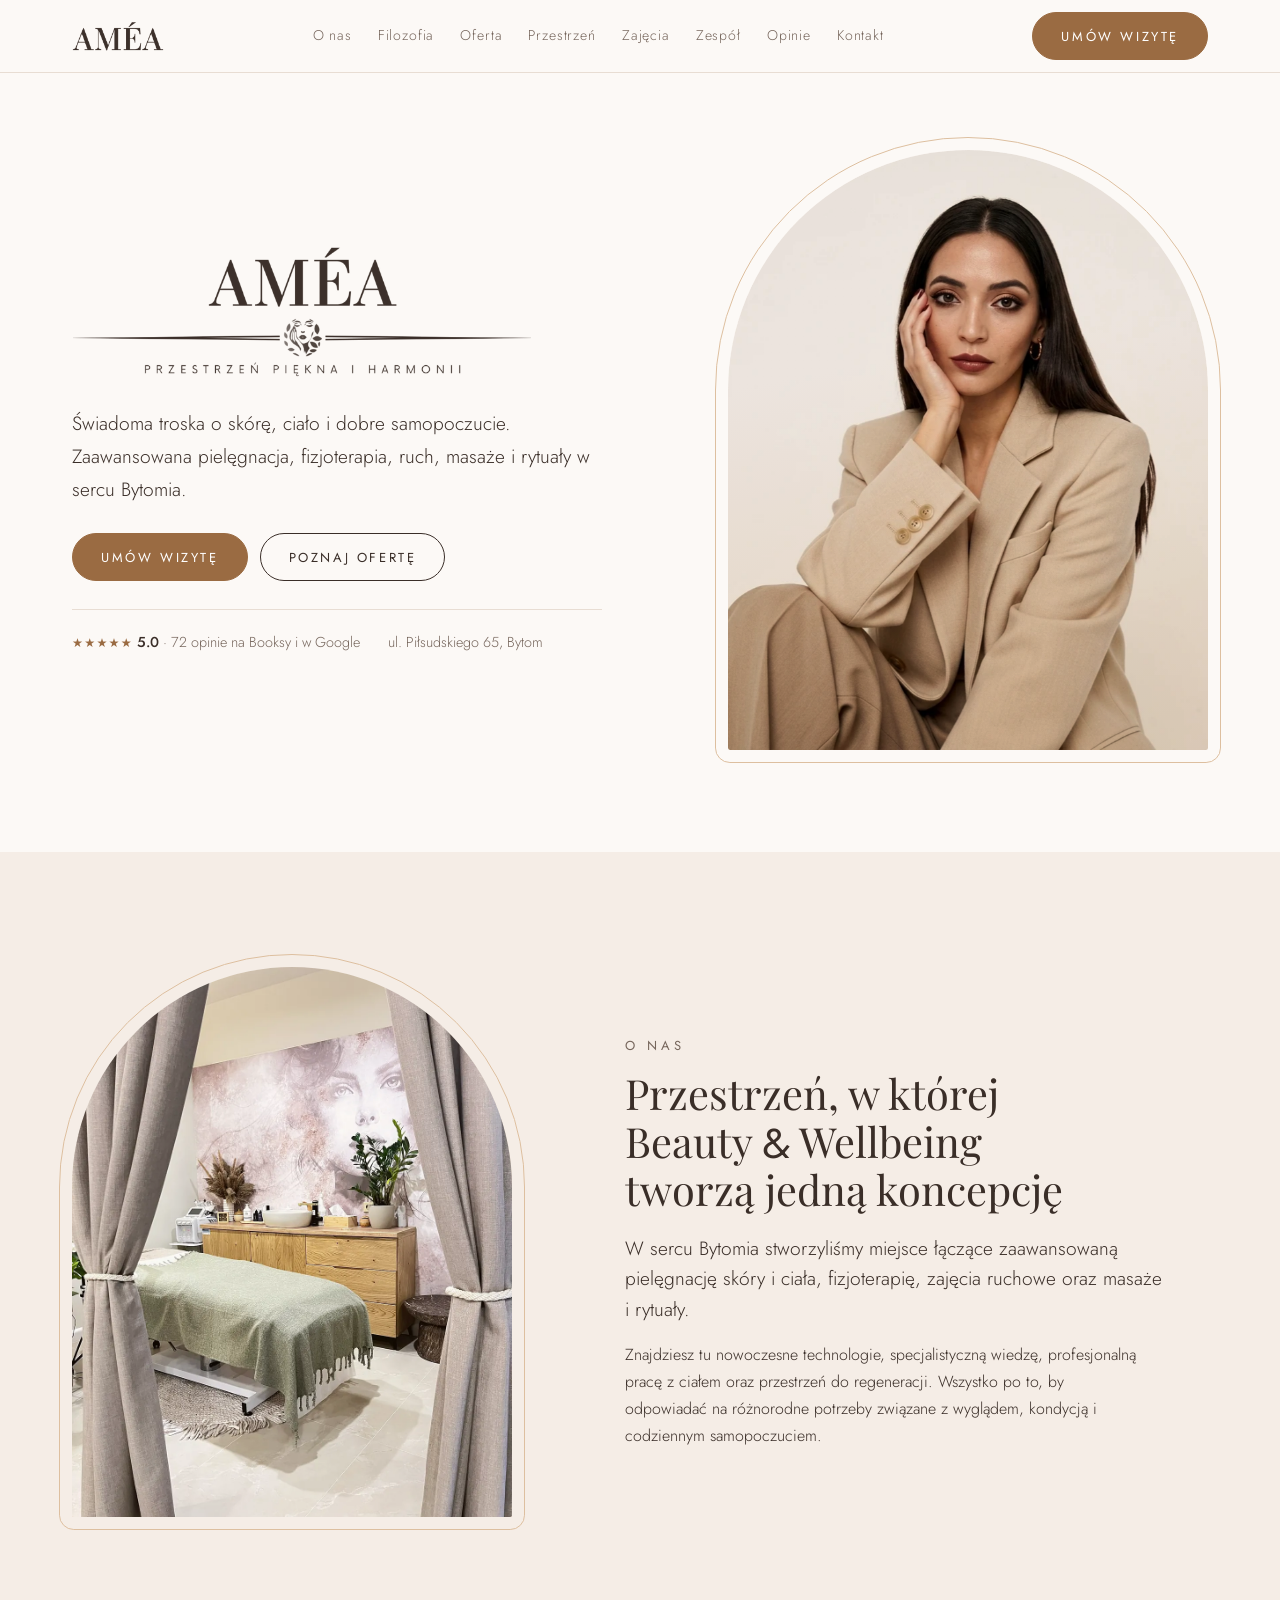
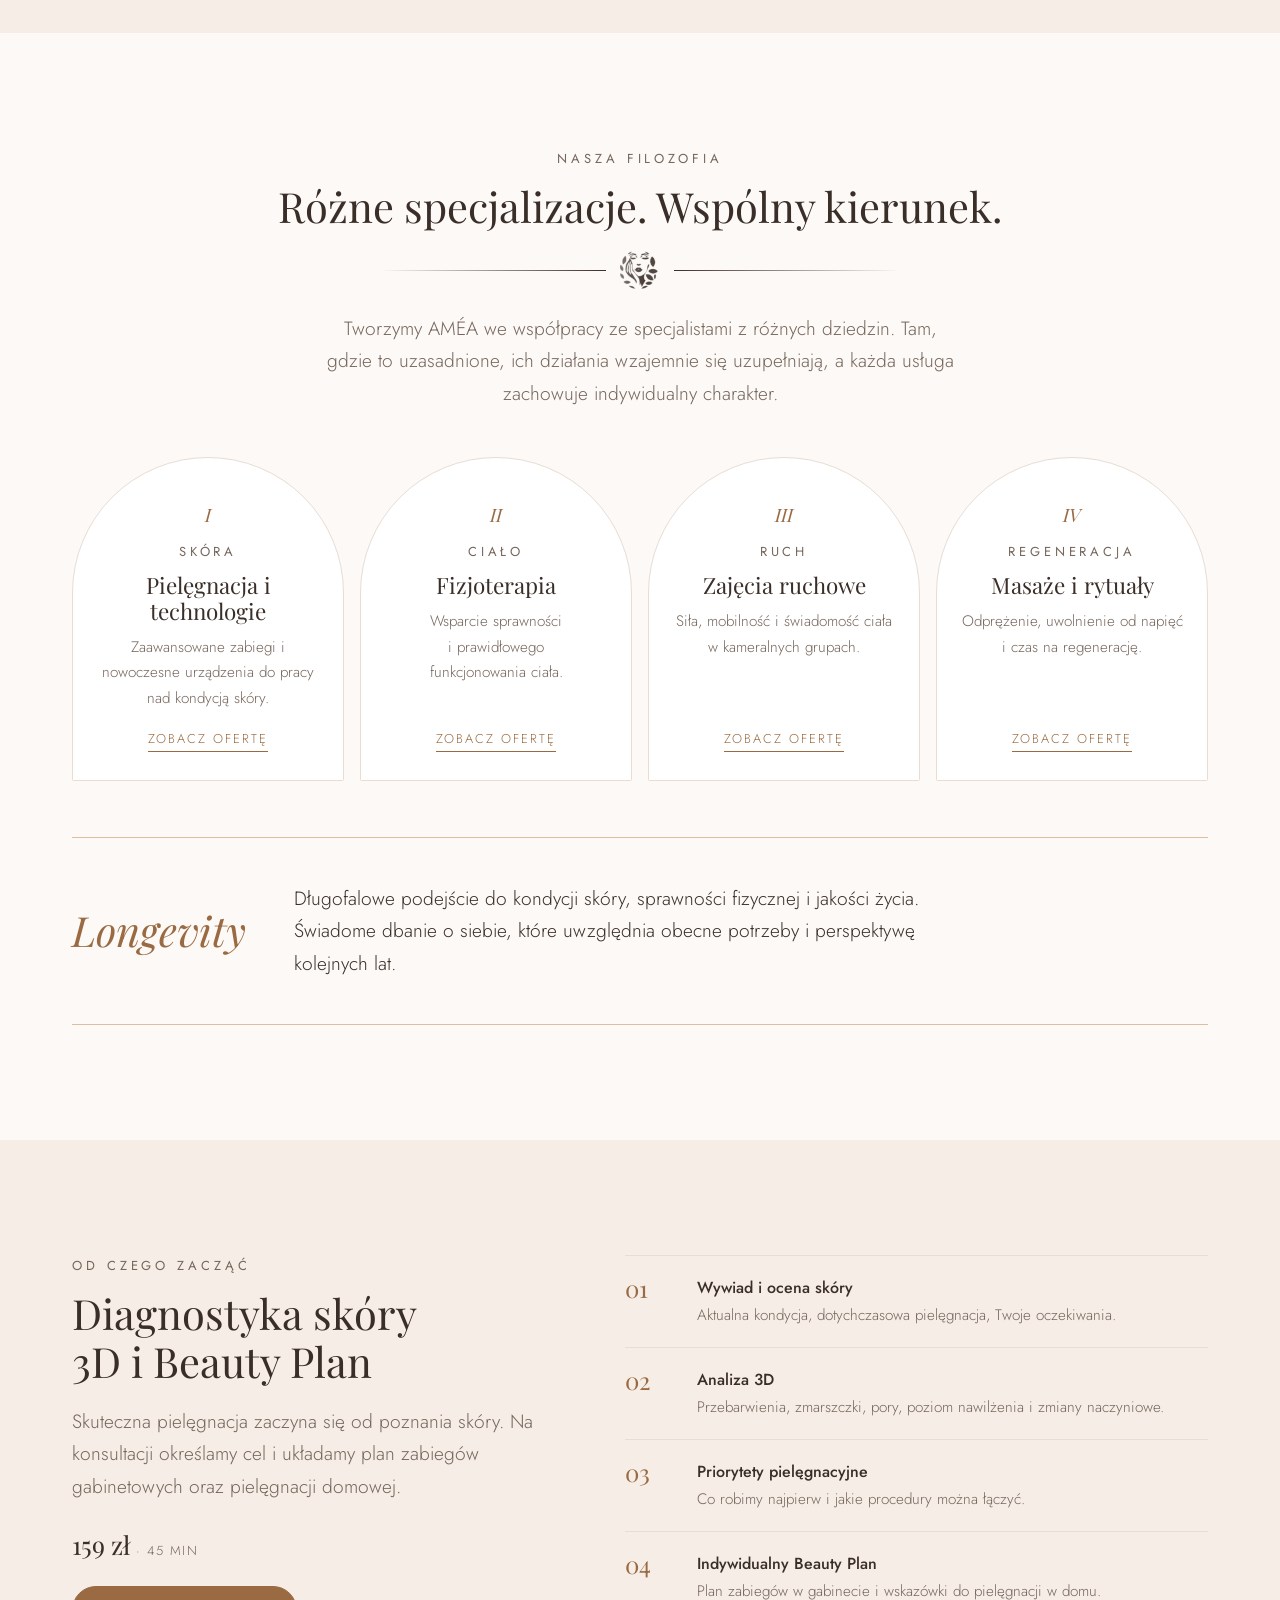
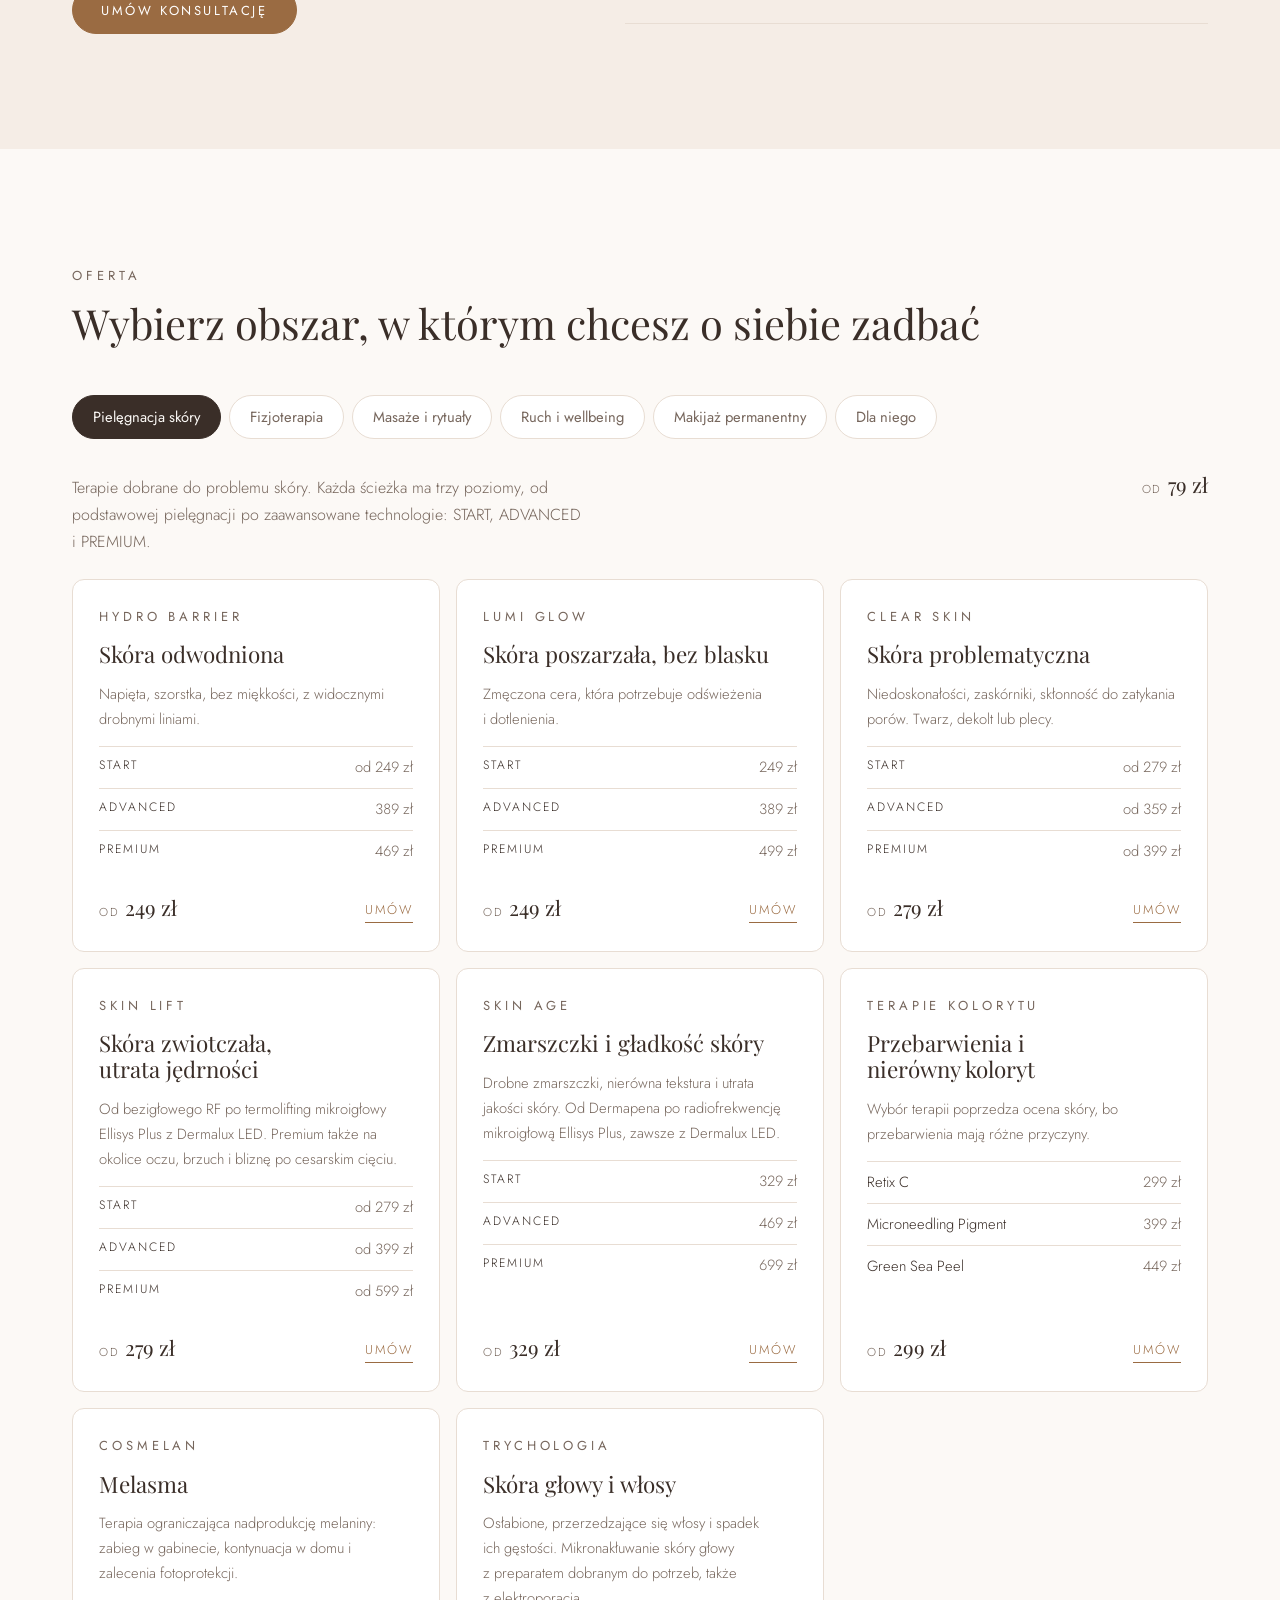
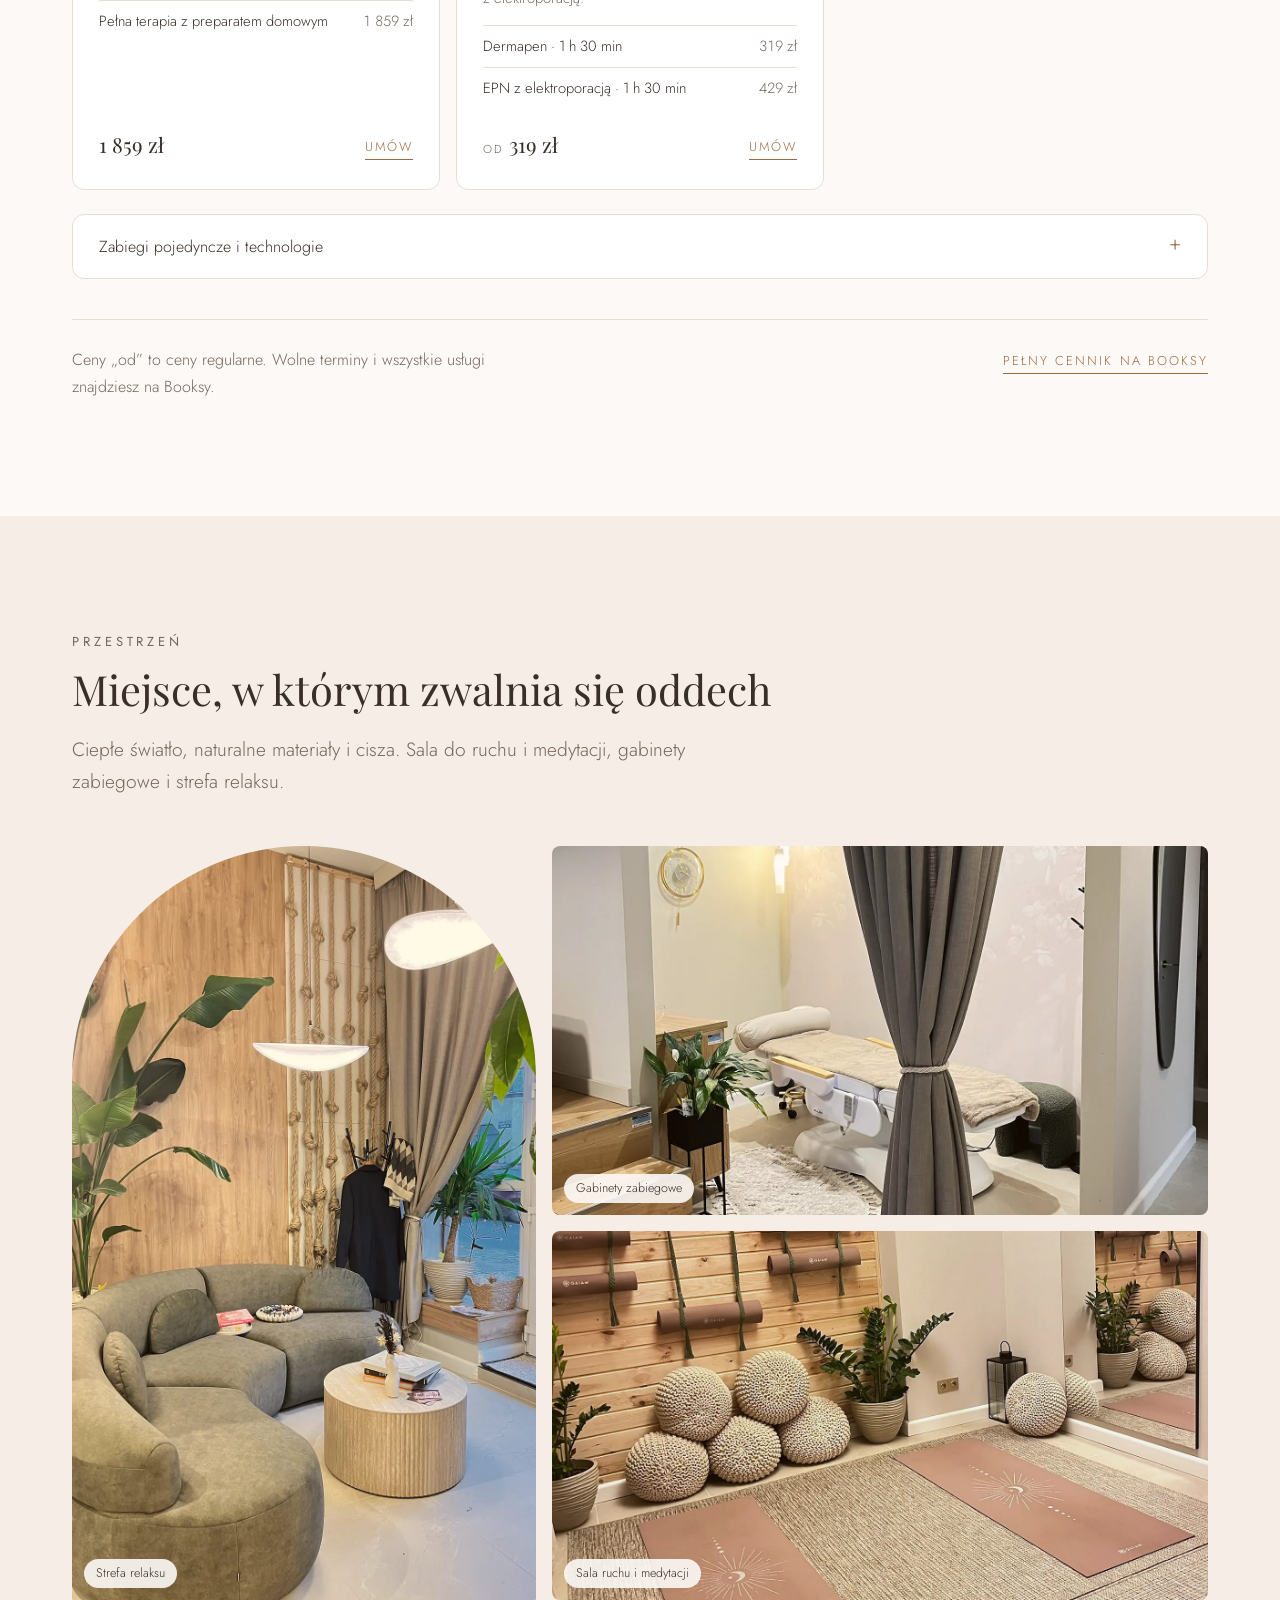
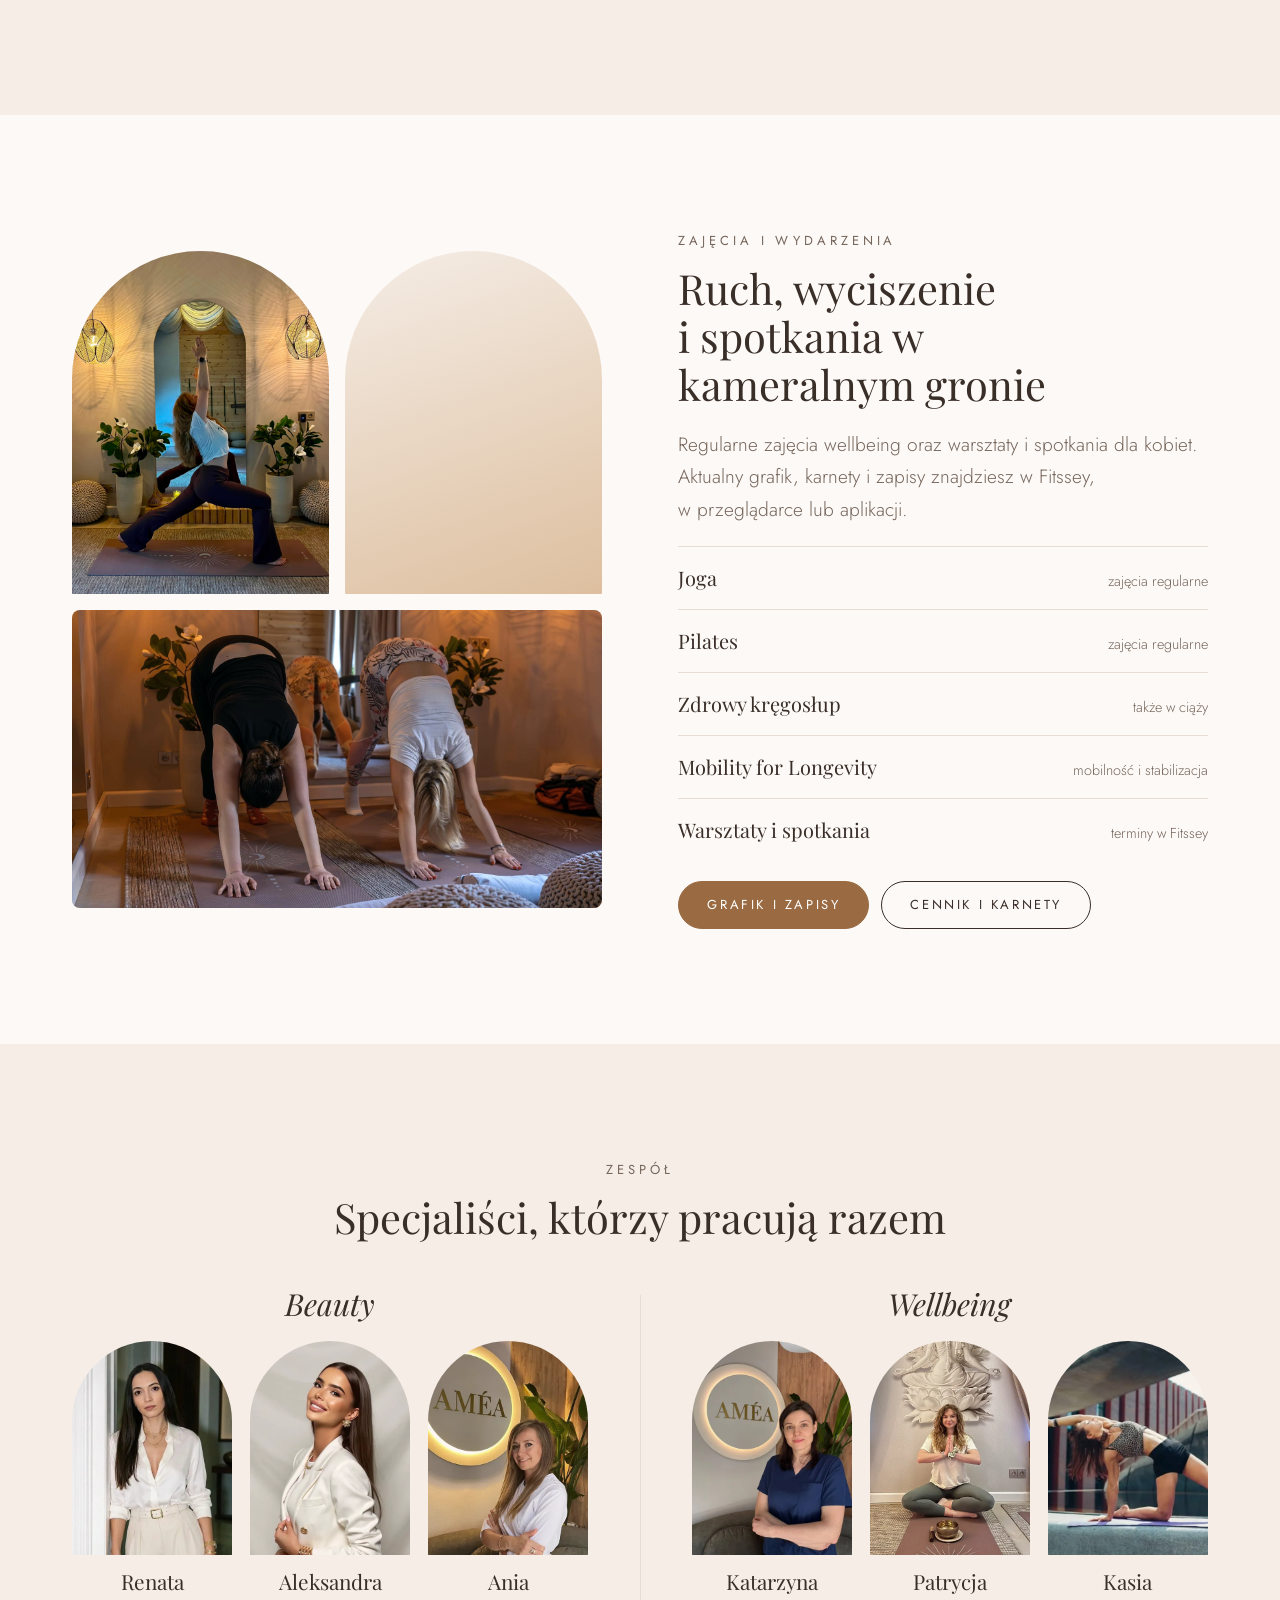
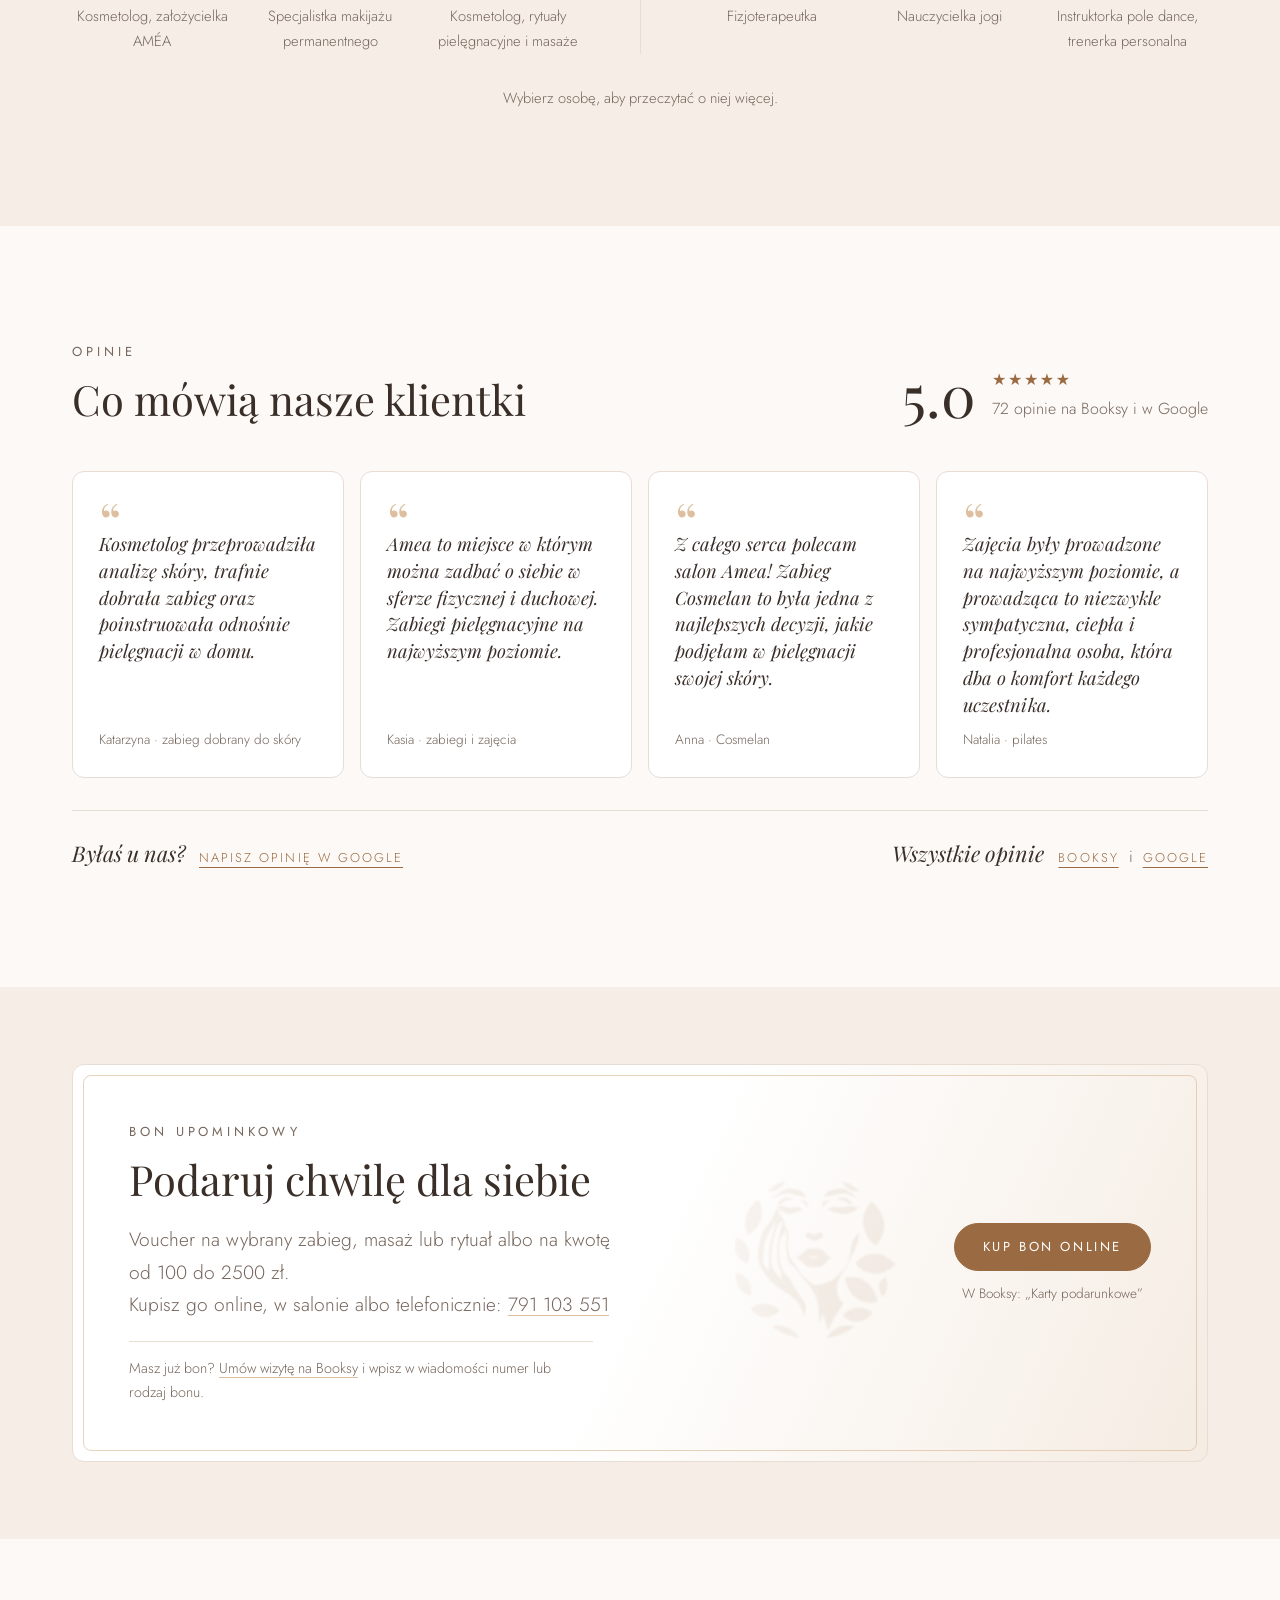
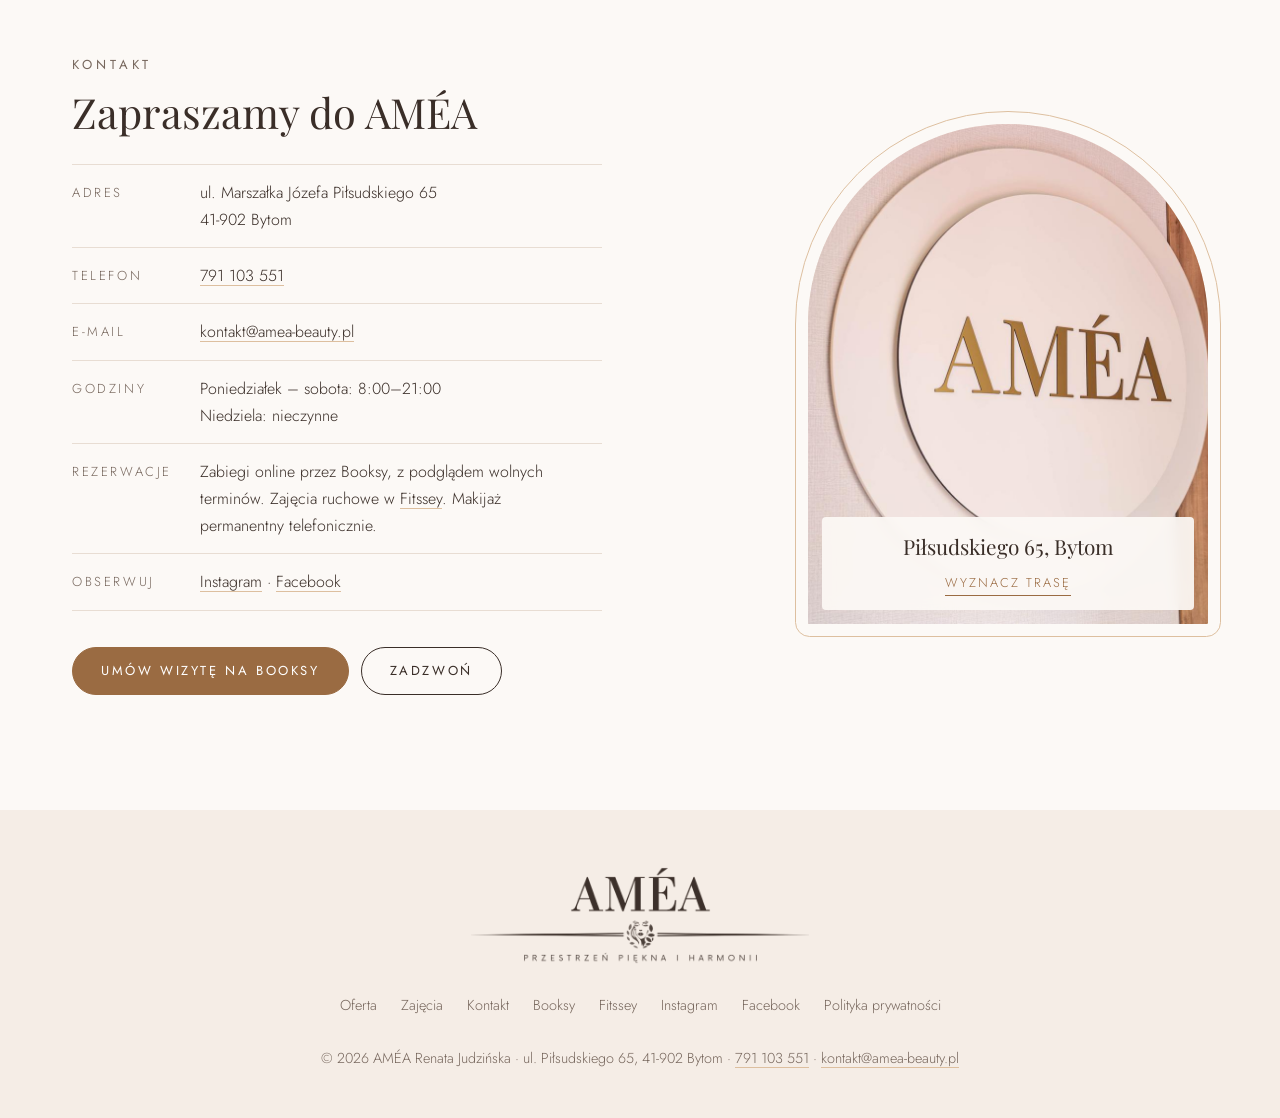
<file: index.html>
<!doctype html>
<html lang="pl">
<head>
  <meta charset="utf-8">
  <meta name="viewport" content="width=device-width, initial-scale=1, viewport-fit=cover">
  <title>AMÉA – Przestrzeń Piękna i Harmonii | Kosmetologia, fizjoterapia, masaże, Bytom</title>
  <meta name="description" content="AMÉA w Bytomiu łączy zaawansowaną pielęgnację skóry, fizjoterapię, zajęcia ruchowe oraz masaże i rytuały. Diagnostyka skóry 3D, indywidualny Beauty Plan, rezerwacja online.">
  <meta name="theme-color" content="#FCF9F6">

  <meta property="og:type" content="website">
  <meta property="og:locale" content="pl_PL">
  <meta property="og:title" content="AMÉA – Przestrzeń Piękna i Harmonii">
  <meta property="og:description" content="Beauty &amp; Wellbeing w sercu Bytomia: pielęgnacja skóry, fizjoterapia, ruch, masaże i rytuały.">
  <meta property="og:image" content="assets/img/photos/sala-lustro.jpg">
  <!-- TODO(domena): po wyborze domeny dodać <link rel="canonical"> i absolutny og:url / og:image -->

  <!-- Ikony: czarny emblemat na białym kafelku, generowane z brand/emblem.png (polecenia w CLAUDE.md) -->
  <link rel="icon" href="favicon.ico" sizes="48x48">
  <link rel="icon" type="image/png" sizes="32x32" href="assets/img/brand/favicon-32.png">
  <link rel="apple-touch-icon" href="assets/img/brand/apple-touch-icon.png">

  <!-- Fonty z naszego serwera (assets/fonts, @font-face w styles.css), bez Google Fonts – nic nie idzie do zewnętrznych serwisów przy wejściu -->
  <link rel="preload" href="assets/fonts/playfair-display-latin.woff2" as="font" type="font/woff2" crossorigin>
  <link rel="preload" href="assets/fonts/jost-latin.woff2" as="font" type="font/woff2" crossorigin>
  <link rel="stylesheet" href="assets/css/styles.css">
  <script src="assets/js/main.js" defer></script>

  <script type="application/ld+json">
  {
    "@context": "https://schema.org",
    "@type": "BeautySalon",
    "name": "AMÉA – Przestrzeń Piękna i Harmonii",
    "description": "Beauty & Wellbeing: zaawansowana pielęgnacja skóry, fizjoterapia, zajęcia ruchowe, masaże i rytuały.",
    "address": {
      "@type": "PostalAddress",
      "streetAddress": "ul. Marszałka Józefa Piłsudskiego 65",
      "postalCode": "41-902",
      "addressLocality": "Bytom",
      "addressCountry": "PL"
    },
    "geo": { "@type": "GeoCoordinates", "latitude": 50.3491818, "longitude": 18.9235148 },
    "hasMap": "https://maps.google.com/?cid=10555222505024656338",
    "openingHoursSpecification": [{
      "@type": "OpeningHoursSpecification",
      "dayOfWeek": ["Monday", "Tuesday", "Wednesday", "Thursday", "Friday", "Saturday"],
      "opens": "08:00",
      "closes": "21:00"
    }],
    "telephone": "+48 791 103 551",
    "email": "kontakt@amea-beauty.pl",
    "sameAs": [
      "https://booksy.com/pl-pl/339658_amea-holistyczna-przestrzen-piekna-i-harmonii_salon-kosmetyczny_12355_bytom",
      "https://app.fitssey.com/3329969456/frontoffice",
      "https://www.instagram.com/beauty_amea/",
      "https://www.facebook.com/BeautyAmea",
      "https://maps.google.com/?cid=10555222505024656338"
    ]
  }
  </script>
</head>
<body>

<a class="skip-link" href="#main">Przejdź do treści</a>

<header class="site-header">
  <div class="wrap">
    <a class="brand" href="#top" aria-label="AMÉA – początek strony"><span class="mask logo-word"></span></a>
    <nav class="nav" id="nav" aria-label="Sekcje strony">
      <a href="#o-nas">O nas</a>
      <a href="#filozofia">Filozofia</a>
      <a href="#oferta">Oferta</a>
      <a href="#przestrzen">Przestrzeń</a>
      <a href="#zajecia">Zajęcia</a>
      <a href="#zespol">Zespół</a>
      <a href="#opinie">Opinie</a>
      <a href="#kontakt">Kontakt</a>
    </nav>
    <div class="header-cta">
      <a class="btn btn-solid" href="https://booksy.com/pl-pl/339658_amea-holistyczna-przestrzen-piekna-i-harmonii_salon-kosmetyczny_12355_bytom" target="_blank" rel="noopener">Umów wizytę</a>
      <button class="menu-btn" id="menu-btn" type="button" aria-expanded="false" aria-controls="nav">Menu</button>
    </div>
  </div>
</header>

<main id="main">

  <!-- HERO -->
  <section class="hero" id="top">
    <div class="wrap">
      <div class="stack">
        <h1><span class="sr-only">AMÉA – Przestrzeń Piękna i Harmonii</span><span class="mask logo-full" aria-hidden="true"></span></h1>
        <p class="lead">Świadoma troska o skórę, ciało i dobre samopoczucie. Zaawansowana pielęgnacja, fizjoterapia, ruch, masaże i rytuały w sercu Bytomia.</p>
        <div class="btn-row">
          <a class="btn btn-solid" href="https://booksy.com/pl-pl/339658_amea-holistyczna-przestrzen-piekna-i-harmonii_salon-kosmetyczny_12355_bytom" target="_blank" rel="noopener">Umów wizytę</a>
          <a class="btn btn-ghost" href="#oferta">Poznaj ofertę</a>
        </div>
        <div class="facts">
          <!-- Suma opinii z Booksy (49) i Google (23), obie ze średnią 5,0 (stan 10.11.2026); przy zmianie liczb poprawić też sekcję Opinie -->
          <span><span class="stars" aria-hidden="true">★★★★★</span> <strong>5.0</strong> · 72 opinie na Booksy i w Google</span>
          <span>ul. Piłsudskiego 65, Bytom</span>
        </div>
      </div>
      <figure class="photo arch studio framed">
        <img src="assets/img/photos/renata.webp" width="1195" height="896" alt="Renata Judzińska, właścicielka AMÉA" fetchpriority="high">
      </figure>
    </div>
  </section>

  <!-- O NAS -->
  <section class="about band" id="o-nas">
    <div class="wrap">
      <div class="stack">
        <p class="eyebrow">O nas</p>
        <h2>Przestrzeń, w której Beauty &amp; Wellbeing tworzą jedną koncepcję</h2>
        <div class="prose">
          <p>W sercu Bytomia stworzyliśmy miejsce łączące zaawansowaną pielęgnację skóry i ciała, fizjoterapię, zajęcia ruchowe oraz masaże i rytuały.</p>
          <p>Znajdziesz tu nowoczesne technologie, specjalistyczną wiedzę, profesjonalną pracę z ciałem oraz przestrzeń do regeneracji. Wszystko po to, by odpowiadać na różnorodne potrzeby związane z wyglądem, kondycją i codziennym samopoczuciem.</p>
        </div>
      </div>
      <figure class="photo arch framed">
        <img src="assets/img/photos/gabinet-mural.webp" width="1000" height="1250" alt="Gabinet zabiegowy za rozsuniętymi zasłonami: łóżko z zielonym pledem, drewniana komoda i mural z twarzą kobiety" loading="lazy" decoding="async">
      </figure>
    </div>
  </section>

  <!-- FILOZOFIA -->
  <section id="filozofia">
    <div class="wrap">
      <div class="philo-head">
        <p class="eyebrow">Nasza filozofia</p>
        <h2>Różne specjalizacje. Wspólny kierunek.</h2>
        <div class="divider" aria-hidden="true"><span class="mask emblem"></span></div>
        <p class="lead">Tworzymy AMÉA we współpracy ze specjalistami z różnych dziedzin. Tam, gdzie to uzasadnione, ich działania wzajemnie się uzupełniają, a każda usługa zachowuje indywidualny charakter.</p>
      </div>
      <!-- Filary prowadzą do odpowiedniej zakładki oferty (data-tab = id zakładki) -->
      <div class="pillars">
        <a class="pillar" href="#oferta" data-tab="t-skora">
          <span class="num" aria-hidden="true">I</span>
          <p class="eyebrow">Skóra</p>
          <h3>Pielęgnacja i technologie</h3>
          <p>Zaawansowane zabiegi i nowoczesne urządzenia do pracy nad kondycją skóry.</p>
          <span class="link">Zobacz ofertę</span>
        </a>
        <a class="pillar" href="#oferta" data-tab="t-fizjo">
          <span class="num" aria-hidden="true">II</span>
          <p class="eyebrow">Ciało</p>
          <h3>Fizjoterapia</h3>
          <p>Wsparcie sprawności i prawidłowego funkcjonowania ciała.</p>
          <span class="link">Zobacz ofertę</span>
        </a>
        <a class="pillar" href="#oferta" data-tab="t-ruch">
          <span class="num" aria-hidden="true">III</span>
          <p class="eyebrow">Ruch</p>
          <h3>Zajęcia ruchowe</h3>
          <p>Siła, mobilność i świadomość ciała w kameralnych grupach.</p>
          <span class="link">Zobacz ofertę</span>
        </a>
        <a class="pillar" href="#oferta" data-tab="t-masaze">
          <span class="num" aria-hidden="true">IV</span>
          <p class="eyebrow">Regeneracja</p>
          <h3>Masaże i rytuały</h3>
          <p>Odprężenie, uwolnienie od napięć i czas na regenerację.</p>
          <span class="link">Zobacz ofertę</span>
        </a>
      </div>
      <div class="longevity">
        <span class="word">Longevity</span>
        <p>Długofalowe podejście do kondycji skóry, sprawności fizycznej i jakości życia. Świadome dbanie o siebie, które uwzględnia obecne potrzeby i perspektywę kolejnych lat.</p>
      </div>
    </div>
  </section>

  <!-- DIAGNOSTYKA -->
  <section class="diag band" id="diagnostyka">
    <div class="wrap">
      <div class="stack">
        <p class="eyebrow">Od czego zacząć</p>
        <h2>Diagnostyka skóry 3D i Beauty Plan</h2>
        <p class="lead">Skuteczna pielęgnacja zaczyna się od poznania skóry. Na konsultacji określamy cel i układamy plan zabiegów gabinetowych oraz pielęgnacji domowej.</p>
        <p class="price-tag">159 zł <small>· 45 MIN</small></p>
        <div class="btn-row">
          <a class="btn btn-solid" data-svc="diag" href="https://booksy.com/pl-pl/339658_amea-holistyczna-przestrzen-piekna-i-harmonii_salon-kosmetyczny_12355_bytom" target="_blank" rel="noopener">Umów konsultację</a>
        </div>
      </div>
      <ol class="steps">
        <li><div><b>Wywiad i ocena skóry</b><span>Aktualna kondycja, dotychczasowa pielęgnacja, Twoje oczekiwania.</span></div></li>
        <li><div><b>Analiza 3D</b><span>Przebarwienia, zmarszczki, pory, poziom nawilżenia i zmiany naczyniowe.</span></div></li>
        <li><div><b>Priorytety pielęgnacyjne</b><span>Co robimy najpierw i jakie procedury można łączyć.</span></div></li>
        <li><div><b>Indywidualny Beauty Plan</b><span>Plan zabiegów w gabinecie i wskazówki do pielęgnacji w domu.</span></div></li>
      </ol>
    </div>
  </section>

  <!-- OFERTA
       Ceny "od" = ceny regularne z Booksy (bez czasowych promocji). Przy zmianie cennika aktualizuj tutaj. -->
  <section id="oferta">
    <div class="wrap">
      <div class="offer-head">
        <div class="stack">
          <p class="eyebrow">Oferta</p>
          <h2>Wybierz obszar, w którym chcesz o siebie zadbać</h2>
        </div>
      </div>

      <div class="tabs" role="tablist" aria-label="Obszary oferty">
        <button class="tab" role="tab" id="t-skora" aria-controls="p-skora" aria-selected="true" type="button">Pielęgnacja skóry</button>
        <button class="tab" role="tab" id="t-fizjo" aria-controls="p-fizjo" aria-selected="false" type="button">Fizjoterapia</button>
        <button class="tab" role="tab" id="t-masaze" aria-controls="p-masaze" aria-selected="false" type="button">Masaże i rytuały</button>
        <button class="tab" role="tab" id="t-ruch" aria-controls="p-ruch" aria-selected="false" type="button">Ruch i wellbeing</button>
        <button class="tab" role="tab" id="t-pmu" aria-controls="p-pmu" aria-selected="false" type="button">Makijaż permanentny</button>
        <button class="tab" role="tab" id="t-men" aria-controls="p-men" aria-selected="false" type="button">Dla niego</button>
      </div>

      <!-- Pielęgnacja skóry -->
      <div class="panel" role="tabpanel" id="p-skora" aria-labelledby="t-skora">
        <div class="panel-intro">
          <p>Terapie dobrane do problemu skóry. Każda ścieżka ma trzy poziomy, od podstawowej pielęgnacji po zaawansowane technologie: START, ADVANCED i PREMIUM.</p>
          <span class="from"><small>od</small>79 zł</span>
        </div>
        <div class="cards">
          <article class="card">
            <p class="eyebrow">Hydro Barrier</p>
            <h3>Skóra odwodniona</h3>
            <p class="for">Napięta, szorstka, bez miękkości, z widocznymi drobnymi liniami.</p>
            <ul class="tiers">
              <li><span class="lvl">Start</span><span>od 249 zł</span></li>
              <li><span class="lvl">Advanced</span><span>389 zł</span></li>
              <li><span class="lvl">Premium</span><span>469 zł</span></li>
            </ul>
            <div class="card-foot"><span class="from"><small>od</small>249 zł</span><a class="link" data-svc="hydro" href="https://booksy.com/pl-pl/339658_amea-holistyczna-przestrzen-piekna-i-harmonii_salon-kosmetyczny_12355_bytom" target="_blank" rel="noopener">Umów</a></div>
          </article>
          <article class="card">
            <p class="eyebrow">Lumi Glow</p>
            <h3>Skóra poszarzała, bez blasku</h3>
            <p class="for">Zmęczona cera, która potrzebuje odświeżenia i dotlenienia.</p>
            <ul class="tiers">
              <li><span class="lvl">Start</span><span>249 zł</span></li>
              <li><span class="lvl">Advanced</span><span>389 zł</span></li>
              <li><span class="lvl">Premium</span><span>499 zł</span></li>
            </ul>
            <div class="card-foot"><span class="from"><small>od</small>249 zł</span><a class="link" data-svc="lumi" href="https://booksy.com/pl-pl/339658_amea-holistyczna-przestrzen-piekna-i-harmonii_salon-kosmetyczny_12355_bytom" target="_blank" rel="noopener">Umów</a></div>
          </article>
          <article class="card">
            <p class="eyebrow">Clear Skin</p>
            <h3>Skóra problematyczna</h3>
            <p class="for">Niedoskonałości, zaskórniki, skłonność do zatykania porów. Twarz, dekolt lub plecy.</p>
            <ul class="tiers">
              <li><span class="lvl">Start</span><span>od 279 zł</span></li>
              <li><span class="lvl">Advanced</span><span>od 359 zł</span></li>
              <li><span class="lvl">Premium</span><span>od 399 zł</span></li>
            </ul>
            <div class="card-foot"><span class="from"><small>od</small>279 zł</span><a class="link" data-svc="clear" href="https://booksy.com/pl-pl/339658_amea-holistyczna-przestrzen-piekna-i-harmonii_salon-kosmetyczny_12355_bytom" target="_blank" rel="noopener">Umów</a></div>
          </article>
          <article class="card">
            <p class="eyebrow">Skin Lift</p>
            <h3>Skóra zwiotczała, utrata jędrności</h3>
            <p class="for">Od bezigłowego RF po termolifting mikroigłowy Ellisys Plus z Dermalux LED. Premium także na okolice oczu, brzuch i bliznę po cesarskim cięciu.</p>
            <ul class="tiers">
              <li><span class="lvl">Start</span><span>od 279 zł</span></li>
              <li><span class="lvl">Advanced</span><span>od 399 zł</span></li>
              <li><span class="lvl">Premium</span><span>od 599 zł</span></li>
            </ul>
            <div class="card-foot"><span class="from"><small>od</small>279 zł</span><a class="link" data-svc="lift" href="https://booksy.com/pl-pl/339658_amea-holistyczna-przestrzen-piekna-i-harmonii_salon-kosmetyczny_12355_bytom" target="_blank" rel="noopener">Umów</a></div>
          </article>
          <article class="card">
            <p class="eyebrow">Skin Age</p>
            <h3>Zmarszczki i gładkość skóry</h3>
            <p class="for">Drobne zmarszczki, nierówna tekstura i utrata jakości skóry. Od Dermapena po radiofrekwencję mikroigłową Ellisys Plus, zawsze z Dermalux LED.</p>
            <ul class="tiers">
              <li><span class="lvl">Start</span><span>329 zł</span></li>
              <li><span class="lvl">Advanced</span><span>469 zł</span></li>
              <li><span class="lvl">Premium</span><span>699 zł</span></li>
            </ul>
            <div class="card-foot"><span class="from"><small>od</small>329 zł</span><a class="link" data-svc="age" href="https://booksy.com/pl-pl/339658_amea-holistyczna-przestrzen-piekna-i-harmonii_salon-kosmetyczny_12355_bytom" target="_blank" rel="noopener">Umów</a></div>
          </article>
          <article class="card">
            <p class="eyebrow">Terapie kolorytu</p>
            <h3>Przebarwienia i nierówny koloryt</h3>
            <p class="for">Wybór terapii poprzedza ocena skóry, bo przebarwienia mają różne przyczyny.</p>
            <ul class="tiers">
              <li><span>Retix C</span><span>299 zł</span></li>
              <li><span>Microneedling Pigment</span><span>399 zł</span></li>
              <li><span>Green Sea Peel</span><span>449 zł</span></li>
            </ul>
            <div class="card-foot"><span class="from"><small>od</small>299 zł</span><a class="link" data-svc="kolor" href="https://booksy.com/pl-pl/339658_amea-holistyczna-przestrzen-piekna-i-harmonii_salon-kosmetyczny_12355_bytom" target="_blank" rel="noopener">Umów</a></div>
          </article>
          <article class="card">
            <p class="eyebrow">Cosmelan</p>
            <h3>Melasma</h3>
            <p class="for">Terapia ograniczająca nadprodukcję melaniny: zabieg w gabinecie, kontynuacja w domu i zalecenia fotoprotekcji.</p>
            <ul class="tiers">
              <li><span>Pełna terapia z preparatem domowym</span><span>1 859 zł</span></li>
            </ul>
            <div class="card-foot"><span class="from">1 859 zł</span><a class="link" data-svc="melasma" href="https://booksy.com/pl-pl/339658_amea-holistyczna-przestrzen-piekna-i-harmonii_salon-kosmetyczny_12355_bytom" target="_blank" rel="noopener">Umów</a></div>
          </article>
          <article class="card">
            <p class="eyebrow">Trychologia</p>
            <h3>Skóra głowy i włosy</h3>
            <p class="for">Osłabione, przerzedzające się włosy i spadek ich gęstości. Mikronakłuwanie skóry głowy z preparatem dobranym do potrzeb, także z elektroporacją.</p>
            <ul class="tiers">
              <li><span>Dermapen · 1 h 30 min</span><span>319 zł</span></li>
              <li><span>EPN z elektroporacją · 1 h 30 min</span><span>429 zł</span></li>
            </ul>
            <div class="card-foot"><span class="from"><small>od</small>319 zł</span><a class="link" data-svc="trycho" href="https://booksy.com/pl-pl/339658_amea-holistyczna-przestrzen-piekna-i-harmonii_salon-kosmetyczny_12355_bytom" target="_blank" rel="noopener">Umów</a></div>
          </article>
        </div>
        <details class="more">
          <summary>Zabiegi pojedyncze i technologie</summary>
          <ul class="pricelist">
            <li><a data-svc="z-dobrany" href="https://booksy.com/pl-pl/339658_amea-holistyczna-przestrzen-piekna-i-harmonii_salon-kosmetyczny_12355_bytom" target="_blank" rel="noopener"><span>Zabieg dobrany do potrzeb skóry (konsultacja + zabieg)</span><span>wycena indywidualna</span></a></li>
            <li><a data-svc="z-led" href="https://booksy.com/pl-pl/339658_amea-holistyczna-przestrzen-piekna-i-harmonii_salon-kosmetyczny_12355_bytom" target="_blank" rel="noopener"><span>Terapia światłem LED Dermalux</span><span>od 79 zł</span></a></li>
            <li><a data-svc="z-kawitacja" href="https://booksy.com/pl-pl/339658_amea-holistyczna-przestrzen-piekna-i-harmonii_salon-kosmetyczny_12355_bytom" target="_blank" rel="noopener"><span>Peeling kawitacyjny + ampułka + maska</span><span>139 zł</span></a></li>
            <li><a data-svc="z-sonoforeza" href="https://booksy.com/pl-pl/339658_amea-holistyczna-przestrzen-piekna-i-harmonii_salon-kosmetyczny_12355_bytom" target="_blank" rel="noopener"><span>Sonoforeza + ampułka + maska</span><span>149 zł</span></a></li>
            <li><a data-svc="z-wodorowe" href="https://booksy.com/pl-pl/339658_amea-holistyczna-przestrzen-piekna-i-harmonii_salon-kosmetyczny_12355_bytom" target="_blank" rel="noopener"><span>Oczyszczanie wodorowe + ampułka + maska</span><span>239 zł</span></a></li>
            <li><a data-svc="z-kwasy" href="https://booksy.com/pl-pl/339658_amea-holistyczna-przestrzen-piekna-i-harmonii_salon-kosmetyczny_12355_bytom" target="_blank" rel="noopener"><span>Eksfoliacja kwasami + maska</span><span>239 zł</span></a></li>
            <li><a data-svc="z-kawitacja-sono" href="https://booksy.com/pl-pl/339658_amea-holistyczna-przestrzen-piekna-i-harmonii_salon-kosmetyczny_12355_bytom" target="_blank" rel="noopener"><span>Peeling kawitacyjny + sonoforeza + ampułka + maska</span><span>249 zł</span></a></li>
            <li><a data-svc="z-krx" href="https://booksy.com/pl-pl/339658_amea-holistyczna-przestrzen-piekna-i-harmonii_salon-kosmetyczny_12355_bytom" target="_blank" rel="noopener"><span>Karboksyterapia bezigłowa KRX</span><span>249 zł</span></a></li>
            <li><a data-svc="z-rf" href="https://booksy.com/pl-pl/339658_amea-holistyczna-przestrzen-piekna-i-harmonii_salon-kosmetyczny_12355_bytom" target="_blank" rel="noopener"><span>Radiofrekwencja + ampułka + maska</span><span>249 zł</span></a></li>
            <li><a data-svc="z-biorepeel" href="https://booksy.com/pl-pl/339658_amea-holistyczna-przestrzen-piekna-i-harmonii_salon-kosmetyczny_12355_bytom" target="_blank" rel="noopener"><span>BioRePeel</span><span>249 zł</span></a></li>
            <li><a data-svc="z-mezo-mikro" href="https://booksy.com/pl-pl/339658_amea-holistyczna-przestrzen-piekna-i-harmonii_salon-kosmetyczny_12355_bytom" target="_blank" rel="noopener"><span>Mezoterapia mikroigłowa</span><span>299 zł</span></a></li>
            <li><a data-svc="z-retix" href="https://booksy.com/pl-pl/339658_amea-holistyczna-przestrzen-piekna-i-harmonii_salon-kosmetyczny_12355_bytom" target="_blank" rel="noopener"><span>Retix C</span><span>299 zł</span></a></li>
            <li><a data-svc="z-vtox" href="https://booksy.com/pl-pl/339658_amea-holistyczna-przestrzen-piekna-i-harmonii_salon-kosmetyczny_12355_bytom" target="_blank" rel="noopener"><span>V-TOX (zabieg bankietowy)</span><span>300 zł</span></a></li>
            <li><a data-svc="z-biorepeel-mikro" href="https://booksy.com/pl-pl/339658_amea-holistyczna-przestrzen-piekna-i-harmonii_salon-kosmetyczny_12355_bytom" target="_blank" rel="noopener"><span>BioRePeel z mikronakłuwaniem</span><span>399 zł</span></a></li>
            <li><a data-svc="z-epn" href="https://booksy.com/pl-pl/339658_amea-holistyczna-przestrzen-piekna-i-harmonii_salon-kosmetyczny_12355_bytom" target="_blank" rel="noopener"><span>Dermapen z elektroporacją EPN</span><span>399 zł</span></a></li>
            <li><a data-svc="z-greensea" href="https://booksy.com/pl-pl/339658_amea-holistyczna-przestrzen-piekna-i-harmonii_salon-kosmetyczny_12355_bytom" target="_blank" rel="noopener"><span>Green Sea Peel</span><span>449 zł</span></a></li>
            <li><a data-svc="z-mezo-igla" href="https://booksy.com/pl-pl/339658_amea-holistyczna-przestrzen-piekna-i-harmonii_salon-kosmetyczny_12355_bytom" target="_blank" rel="noopener"><span>Mezoterapia igłowa</span><span>469 zł</span></a></li>
            <li><a data-svc="z-ellisys" href="https://booksy.com/pl-pl/339658_amea-holistyczna-przestrzen-piekna-i-harmonii_salon-kosmetyczny_12355_bytom" target="_blank" rel="noopener"><span>Radiofrekwencja mikroigłowa Ellisys Plus</span><span>699 zł</span></a></li>
          </ul>
        </details>
      </div>

      <!-- Fizjoterapia -->
      <div class="panel" role="tabpanel" id="p-fizjo" aria-labelledby="t-fizjo" hidden>
        <div class="panel-intro">
          <p>Terapia zaczyna się od wizyty diagnostycznej: wywiad, badanie funkcjonalne i plan dalszego postępowania. Weź ze sobą posiadaną dokumentację medyczną.</p>
          <span class="from"><small>wizyta od</small>150 zł</span>
        </div>
        <div class="cards">
          <article class="card"><h3>Ból pleców i kręgosłupa</h3><p class="for">Ocena postawy, zakresu ruchu i napięć; terapia manualna, tkanki miękkie, ćwiczenia.</p><div class="card-foot"><span class="from">180 zł</span><a class="link" data-svc="fizjo-plecy" href="https://booksy.com/pl-pl/339658_amea-holistyczna-przestrzen-piekna-i-harmonii_salon-kosmetyczny_12355_bytom" target="_blank" rel="noopener">Umów</a></div></article>
          <article class="card"><h3>Ból stawów i ograniczenia ruchomości</h3><p class="for">Zmniejszenie dolegliwości, poprawa ruchomości i funkcji stawu.</p><div class="card-foot"><span class="from">180 zł</span><a class="link" data-svc="fizjo-stawy" href="https://booksy.com/pl-pl/339658_amea-holistyczna-przestrzen-piekna-i-harmonii_salon-kosmetyczny_12355_bytom" target="_blank" rel="noopener">Umów</a></div></article>
          <article class="card"><h3>Fizjoterapia pourazowa i pooperacyjna</h3><p class="for">Powrót do sprawności dobrany do etapu gojenia i możliwości.</p><div class="card-foot"><span class="from">180 zł</span><a class="link" data-svc="fizjo-uraz" href="https://booksy.com/pl-pl/339658_amea-holistyczna-przestrzen-piekna-i-harmonii_salon-kosmetyczny_12355_bytom" target="_blank" rel="noopener">Umów</a></div></article>
          <article class="card"><h3>Bruksizm i napięcia żuchwy</h3><p class="for">Praca z mięśniami żucia, stawem skroniowo-żuchwowym, szyją i głową.</p><div class="card-foot"><span class="from">180 zł</span><a class="link" data-svc="fizjo-zuchwa" href="https://booksy.com/pl-pl/339658_amea-holistyczna-przestrzen-piekna-i-harmonii_salon-kosmetyczny_12355_bytom" target="_blank" rel="noopener">Umów</a></div></article>
          <article class="card"><h3>Bóle głowy</h3><p class="for">Gdy przyczyną są napięcia mięśniowe i ograniczona ruchomość szyi.</p><div class="card-foot"><span class="from">180 zł</span><a class="link" data-svc="fizjo-glowa" href="https://booksy.com/pl-pl/339658_amea-holistyczna-przestrzen-piekna-i-harmonii_salon-kosmetyczny_12355_bytom" target="_blank" rel="noopener">Umów</a></div></article>
          <article class="card"><h3>Terapia kobiet po mastektomii</h3><p class="for">Praca z blizną, ruchomość barku, terapia obrzęku limfatycznego.</p><div class="card-foot"><span class="from">180 zł</span><a class="link" data-svc="fizjo-mastektomia" href="https://booksy.com/pl-pl/339658_amea-holistyczna-przestrzen-piekna-i-harmonii_salon-kosmetyczny_12355_bytom" target="_blank" rel="noopener">Umów</a></div></article>
          <article class="card"><h3>Wady postawy</h3><p class="for">Dla starszych dzieci, młodzieży i dorosłych z asymetriami i zaburzeniami postawy.</p><div class="card-foot"><span class="from"><small>od</small>150 zł</span><a class="link" data-svc="fizjo-postawa" href="https://booksy.com/pl-pl/339658_amea-holistyczna-przestrzen-piekna-i-harmonii_salon-kosmetyczny_12355_bytom" target="_blank" rel="noopener">Umów</a></div></article>
          <article class="card"><h3>Zabiegi fizykalne</h3><p class="for">Laser biostymulacyjny, ultradźwięki, fonoforeza, prądy terapeutyczne, terapia skojarzona, Bioptron. Jako uzupełnienie terapii.</p><div class="card-foot"><span class="from">100 zł</span><a class="link" data-svc="fizjo-fizykalne" href="https://booksy.com/pl-pl/339658_amea-holistyczna-przestrzen-piekna-i-harmonii_salon-kosmetyczny_12355_bytom" target="_blank" rel="noopener">Umów</a></div></article>
        </div>
      </div>

      <!-- Masaże i rytuały -->
      <div class="panel" role="tabpanel" id="p-masaze" aria-labelledby="t-masaze" hidden>
        <div class="panel-intro">
          <p>Masaże terapeutyczne prowadzone przez fizjoterapeutę i rytuały relaksacyjne. Od pracy z przeciążeniem po głębokie wyciszenie.</p>
          <span class="from"><small>od</small>90 zł</span>
        </div>
        <div class="cards">
          <article class="card"><p class="eyebrow">Terapeutyczne</p><h3>Masaż leczniczy i tkanek głębokich</h3><p class="for">Przewlekłe napięcia, przeciążenia, ograniczona ruchomość.</p><div class="card-foot"><span class="from">180 zł</span><a class="link" data-svc="masaz-terapia" href="https://booksy.com/pl-pl/339658_amea-holistyczna-przestrzen-piekna-i-harmonii_salon-kosmetyczny_12355_bytom" target="_blank" rel="noopener">Umów</a></div></article>
          <article class="card"><p class="eyebrow">Twarz</p><h3>Masaż Kobido</h3><p class="for">Twarz, głowa, szyja, barki i dekolt. Rozluźnia napięcia żuchwy.</p><div class="card-foot"><span class="from"><small>od</small>220 zł</span><a class="link" data-svc="kobido" href="https://booksy.com/pl-pl/339658_amea-holistyczna-przestrzen-piekna-i-harmonii_salon-kosmetyczny_12355_bytom" target="_blank" rel="noopener">Umów</a></div></article>
          <article class="card"><p class="eyebrow">Ciepło</p><h3>Borowina, świeca i bańki</h3><p class="for">Terapia cieplna z masażem: rozgrzanie i rozluźnienie tkanek.</p><div class="card-foot"><span class="from"><small>od</small>180 zł</span><a class="link" data-svc="masaz-cieplo" href="https://booksy.com/pl-pl/339658_amea-holistyczna-przestrzen-piekna-i-harmonii_salon-kosmetyczny_12355_bytom" target="_blank" rel="noopener">Umów</a></div></article>
          <article class="card"><p class="eyebrow">Relaks</p><h3>Masaż klasyczny i relaksacyjny</h3><p class="for">Całe ciało lub wybrane partie, 60 lub 90 minut.</p><div class="card-foot"><span class="from"><small>od</small>180 zł</span><a class="link" data-svc="masaz-relaks" href="https://booksy.com/pl-pl/339658_amea-holistyczna-przestrzen-piekna-i-harmonii_salon-kosmetyczny_12355_bytom" target="_blank" rel="noopener">Umów</a></div></article>
          <article class="card"><p class="eyebrow">Limfa</p><h3>Manualny drenaż limfatyczny</h3><p class="for">Kończyna górna lub dolna, m.in. po zabiegach chirurgicznych.</p><div class="card-foot"><span class="from">180 zł</span><a class="link" data-svc="masaz-limfa" href="https://booksy.com/pl-pl/339658_amea-holistyczna-przestrzen-piekna-i-harmonii_salon-kosmetyczny_12355_bytom" target="_blank" rel="noopener">Umów</a></div></article>
          <article class="card"><p class="eyebrow">Strefy napięć</p><h3>Kark i barki, stopy i nogi</h3><p class="for">Masaż z elementami terapii punktowej dla miejsc najbardziej przeciążonych na co dzień.</p><ul class="tiers"><li><span>Obręcz barkowa, głowa i ręce · 1 h</span><span>180 zł</span></li><li><span>Stopy i nogi · 1 h / 1,5 h</span><span>200 / 260 zł</span></li></ul><div class="card-foot"><span class="from"><small>od</small>180 zł</span><a class="link" data-svc="masaz-strefy" href="https://booksy.com/pl-pl/339658_amea-holistyczna-przestrzen-piekna-i-harmonii_salon-kosmetyczny_12355_bytom" target="_blank" rel="noopener">Umów</a></div></article>
        </div>
        <!-- AMÉA Women's Ritual (Booksy: 7 rytuałów). Gdy pojawią się rytuały sezonowe, można dodać obok drugi taki blok. -->
        <div class="stack">
          <p class="eyebrow">AMÉA Women's Ritual · autorskie rytuały</p>
          <div class="mini-cards">
            <a data-svc="rytualy" data-lvl="0" href="https://booksy.com/pl-pl/339658_amea-holistyczna-przestrzen-piekna-i-harmonii_salon-kosmetyczny_12355_bytom" target="_blank" rel="noopener"><b>Stan Ukojenia</b><span>Twarz, szyja, dekolt i głowa: pielęgnacja, masaż i maska.</span><small>1 h · 180 zł</small></a>
            <a data-svc="rytualy" data-lvl="1" href="https://booksy.com/pl-pl/339658_amea-holistyczna-przestrzen-piekna-i-harmonii_salon-kosmetyczny_12355_bytom" target="_blank" rel="noopener"><b>Lifting &amp; Glow</b><span>Radiofrekwencja i masaż liftingujący.</span><small>1 h 15 min · 249 zł</small></a>
            <a data-svc="rytualy" data-lvl="2" href="https://booksy.com/pl-pl/339658_amea-holistyczna-przestrzen-piekna-i-harmonii_salon-kosmetyczny_12355_bytom" target="_blank" rel="noopener"><b>Dotlenienie &amp; Drenaż</b><span>Karboksyterapia bezigłowa i drenaż limfatyczny.</span><small>1 h 15 min · 249 zł</small></a>
            <a data-svc="rytualy" data-lvl="3" href="https://booksy.com/pl-pl/339658_amea-holistyczna-przestrzen-piekna-i-harmonii_salon-kosmetyczny_12355_bytom" target="_blank" rel="noopener"><b>Wytchnienie</b><span>Całe ciało: pielęgnacja, aromaterapia i spokojny dotyk.</span><small>1 h · 200 zł</small></a>
            <a data-svc="rytualy" data-lvl="4" href="https://booksy.com/pl-pl/339658_amea-holistyczna-przestrzen-piekna-i-harmonii_salon-kosmetyczny_12355_bytom" target="_blank" rel="noopener"><b>Wytchnienie, wersja rozszerzona</b><span>Całe ciało oraz twarz i głowa.</span><small>1 h 30 min · 250 zł</small></a>
            <a data-svc="rytualy" data-lvl="5" href="https://booksy.com/pl-pl/339658_amea-holistyczna-przestrzen-piekna-i-harmonii_salon-kosmetyczny_12355_bytom" target="_blank" rel="noopener"><b>Otulenie dla pleców</b><span>Pielęgnacja i relaksacyjna praca z plecami.</span><small>20 min · 90 zł</small></a>
            <a data-svc="rytualy" data-lvl="6" href="https://booksy.com/pl-pl/339658_amea-holistyczna-przestrzen-piekna-i-harmonii_salon-kosmetyczny_12355_bytom" target="_blank" rel="noopener"><b>Lekkość</b><span>Stopy i nogi: peeling, pielęgnacja i masaż.</span><small>45 min · 180 zł</small></a>
          </div>
        </div>
      </div>

      <!-- Ruch i wellbeing: zapisy w Fitssey (nie Booksy). „od 50 zł” = wejście jednorazowe w Fitssey, stan z 3.11.2026 -->
      <div class="panel" role="tabpanel" id="p-ruch" aria-labelledby="t-ruch" hidden>
        <div class="panel-intro">
          <p>Kameralne zajęcia rozwijające siłę, mobilność i świadomość ciała. Grafik i zapisy prowadzimy w Fitssey, a więcej o zajęciach przeczytasz w sekcji <a href="#zajecia">Zajęcia i wydarzenia</a>.</p>
          <span class="from"><small>od</small>50 zł</span>
        </div>
        <div class="cards">
          <article class="card"><h3>Joga</h3><p class="for">Praktyka dla różnych poziomów zaawansowania.</p><div class="card-foot"><span class="from"><small>od</small>50 zł</span><a class="link" href="https://app.fitssey.com/3329969456/frontoffice" target="_blank" rel="noopener" data-fitssey>Zapisz się</a></div></article>
          <article class="card"><h3>Pilates</h3><p class="for">Siła głębokich mięśni, stabilizacja i postawa.</p><div class="card-foot"><span class="from"><small>od</small>50 zł</span><a class="link" href="https://app.fitssey.com/3329969456/frontoffice" target="_blank" rel="noopener" data-fitssey>Zapisz się</a></div></article>
          <article class="card"><h3>Zdrowy kręgosłup</h3><p class="for">Joga ze stretchingiem i ćwiczeniami wzmacniającymi na napięcia i ból pleców. Także dla kobiet w ciąży.</p><div class="card-foot"><span class="from"><small>od</small>50 zł</span><a class="link" href="https://app.fitssey.com/3329969456/frontoffice" target="_blank" rel="noopener" data-fitssey>Zapisz się</a></div></article>
          <!-- Mobility for Longevity (Kasia, od 21.11.2026 w grafiku Fitssey): opis to skrót opisu zajęć z Fitssey. TODO(zajęcia): cena –
               czy obejmuje je wejście jednorazowe 50 zł z Fitssey; do potwierdzenia karta bez kwoty -->
          <article class="card"><h3>Mobility for Longevity</h3><p class="for">Mobility, delikatny stretching, Animal Flow i pilates: siła, mobilność i swoboda ruchu na lata.</p><div class="card-foot"><a class="link" href="https://app.fitssey.com/3329969456/frontoffice" target="_blank" rel="noopener" data-fitssey>Zapisz się</a></div></article>
          <article class="card"><h3>Warsztaty dla kobiet</h3><p class="for">Spotkania wokół ciała, piękna i równowagi.</p><div class="card-foot"><a class="link" href="https://app.fitssey.com/3329969456/frontoffice" target="_blank" rel="noopener" data-fitssey>Zobacz terminy</a></div></article>
        </div>
      </div>

      <!-- Makijaż permanentny (Booksy: 6 usług, wykonuje Aleksandra, termin ustalany telefonicznie) -->
      <div class="panel" role="tabpanel" id="p-pmu" aria-labelledby="t-pmu" hidden>
        <div class="panel-intro">
          <p>Zabiegi wykonuje Aleksandra, termin ustalamy telefonicznie: <a href="tel:+48791103551">791 103 551</a>. Przed pierwszym zabiegiem można wykonać bezpłatną próbę uczuleniową.</p>
          <span class="from"><small>od</small>120 zł</span>
        </div>
        <div class="cards">
          <article class="card">
            <p class="eyebrow">Brwi</p>
            <h3>Makijaż permanentny i henna pudrowa</h3>
            <p class="for">Trwale podkreślone brwi albo henna pudrowa z geometrią i regulacją.</p>
            <ul class="tiers">
              <li><span>Henna pudrowa · 1 h</span><span>120 zł</span></li>
              <li><span>Makijaż permanentny · 2,5 h</span><span>800 zł</span></li>
            </ul>
            <div class="card-foot"><span class="from"><small>od</small>120 zł</span><a class="link" href="tel:+48791103551">Zadzwoń</a></div>
          </article>
          <article class="card">
            <p class="eyebrow">Usta</p>
            <h3>Makijaż permanentny ust</h3>
            <p class="for">Kontur i kolor ust na dłużej.</p>
            <ul class="tiers">
              <li><span>Makijaż permanentny · 2,5 h</span><span>800 zł</span></li>
            </ul>
            <div class="card-foot"><span class="from">800 zł</span><a class="link" href="tel:+48791103551">Zadzwoń</a></div>
          </article>
          <article class="card">
            <p class="eyebrow">Korekta i uzupełnienie</p>
            <h3>Odświeżenie i dopigmentowanie</h3>
            <p class="for">Cover starego makijażu wymaga wcześniejszej konsultacji. Dopigmentowanie 5–8 tygodni po pierwszej pigmentacji.</p>
            <ul class="tiers">
              <li><span>Dopigmentowanie · 1,5 h</span><span>150 zł</span></li>
              <li><span>Cover / odświeżenie · 2,5 h</span><span>850 zł</span></li>
            </ul>
            <div class="card-foot"><span class="from"><small>od</small>150 zł</span><a class="link" href="tel:+48791103551">Zadzwoń</a></div>
          </article>
        </div>
      </div>

      <!-- Dla niego -->
      <div class="panel" role="tabpanel" id="p-men" aria-labelledby="t-men" hidden>
        <div class="panel-intro">
          <p>Pielęgnacja i praca z ciałem zaprojektowane dla mężczyzn: skóra wymagająca odświeżenia, przeciążone mięśnie, regeneracja.</p>
          <span class="from"><small>od</small>180 zł</span>
        </div>
        <div class="cards">
          <article class="card">
            <p class="eyebrow">AMÉ Men's Skin</p>
            <h3>Zabiegi na twarz</h3>
            <p class="for">Każdy zaczyna się od masażu przygotowującego. Od oczyszczania z LED po Dermapen lub kwasy dobrane do skóry.</p>
            <ul class="tiers">
              <li><span>Men's ReStart · 1 h 15 min</span><span>299 zł</span></li>
              <li><span>Gentleman Skin · 1 h 15 min</span><span>389 zł</span></li>
              <li><span>Expert Care · 1 h 30 min</span><span>449 zł</span></li>
            </ul>
            <div class="card-foot"><span class="from"><small>od</small>299 zł</span><a class="link" data-svc="men-skin" href="https://booksy.com/pl-pl/339658_amea-holistyczna-przestrzen-piekna-i-harmonii_salon-kosmetyczny_12355_bytom" target="_blank" rel="noopener">Umów</a></div>
          </article>
          <article class="card">
            <p class="eyebrow">AMÉ Men's Ritual</p>
            <h3>Rytuały dla mężczyzn</h3>
            <p class="for">Aromat, pielęgnacja i praca manualna: plecy, głowa albo całe ciało.</p>
            <ul class="tiers">
              <li><span>Restart Ritual (plecy) · 40 min</span><span>189 zł</span></li>
              <li><span>Head Reset (twarz, kark, głowa) · 1 h</span><span>239 zł</span></li>
              <li><span>Deep Reset (całe ciało) · 1 h</span><span>239 zł</span></li>
            </ul>
            <div class="card-foot"><span class="from"><small>od</small>189 zł</span><a class="link" data-svc="men-rytualy" href="https://booksy.com/pl-pl/339658_amea-holistyczna-przestrzen-piekna-i-harmonii_salon-kosmetyczny_12355_bytom" target="_blank" rel="noopener">Umów</a></div>
          </article>
          <article class="card"><p class="eyebrow">Fizjoterapia</p><h3>Masaż tkanek głębokich</h3><p class="for">Napięcie i sztywność po treningu lub pracy siedzącej.</p><div class="card-foot"><span class="from">180 zł</span><a class="link" data-svc="masaz-terapia" data-lvl="1" href="https://booksy.com/pl-pl/339658_amea-holistyczna-przestrzen-piekna-i-harmonii_salon-kosmetyczny_12355_bytom" target="_blank" rel="noopener">Umów</a></div></article>
        </div>
      </div>

      <!-- Stopka zamyka ofertę: domyślnie Booksy; zakładka z własną stopką (data-foot = id zakładki) pokazuje swoją, przełącza main.js -->
      <div class="offer-foot" data-foot="default">
        <p>Ceny „od” to ceny regularne. Wolne terminy i wszystkie usługi znajdziesz na Booksy.</p>
        <a class="link" href="https://booksy.com/pl-pl/339658_amea-holistyczna-przestrzen-piekna-i-harmonii_salon-kosmetyczny_12355_bytom" target="_blank" rel="noopener">Pełny cennik na Booksy</a>
      </div>
      <div class="offer-foot" data-foot="t-ruch" hidden>
        <p>Grafik zajęć, karnety i zapisy prowadzimy w Fitssey.</p>
        <a class="link" href="https://app.fitssey.com/3329969456/frontoffice/pricing/classes" target="_blank" rel="noopener">Grafik i cennik w Fitssey</a>
      </div>

      <!-- Panel usługi (main.js): link z data-svc (i opcjonalnie data-lvl = wybrana z góry opcja) otwiera opis z wyborem
           opcji i obszaru/czasu. „Wybierz termin” chowa panel i otwiera na środku okno #booking z widżetem Booksy
           (iframe, adres "widget" w #svc-data) od razu na tej wersji usługi; Booksy ładuje się dopiero po tym kliknięciu.
           Ctrl/środkowy przycisk otwiera profil Booksy z ?do=open-widget&variantId=… w nowej karcie.
           Bez JS link z karty prowadzi na profil Booksy jak dotąd.
           Dane w #svc-data: treść skrócona z opisów usług na Booksy, ceny regularne i czas z Booksy (stan z 10.11.2026);
           id = numer wersji usługi w Booksy (variantId). Przy zmianie usługi w Booksy numer może się zmienić. -->
      <dialog class="sheet" id="svc" aria-labelledby="svc-title">
        <div class="sheet-head">
          <button class="sheet-close" type="button" data-sheet-close aria-label="Zamknij"></button>
        </div>
        <div class="sheet-body"></div>
        <div class="sheet-foot">
          <p class="sum"><span class="sum-name"></span><span class="sum-price"></span></p>
          <a class="btn btn-solid" data-sheet-book href="https://booksy.com/pl-pl/339658_amea-holistyczna-przestrzen-piekna-i-harmonii_salon-kosmetyczny_12355_bytom" target="_blank" rel="noopener">Wybierz termin<span class="sr-only"> w Booksy</span></a>
        </div>
      </dialog>
      <dialog class="booking" id="booking" aria-labelledby="booking-name">
        <div class="booking-bar">
          <p class="booking-name"><span class="eyebrow">Rezerwacja online</span><b id="booking-name"></b></p>
          <a class="booking-out" data-booking-out href="https://booksy.com/pl-pl/339658_amea-holistyczna-przestrzen-piekna-i-harmonii_salon-kosmetyczny_12355_bytom" target="_blank" rel="noopener">Otwórz w Booksy<span class="sr-only"> (nowa karta)</span></a>
          <button class="sheet-close" type="button" data-booking-close aria-label="Zamknij rezerwację" autofocus></button>
        </div>
        <div class="booking-card">
          <div class="booking-wait" role="status">
            <span class="mask emblem" aria-hidden="true"></span>
            <p class="booking-wait-text">Wczytujemy kalendarz</p>
            <div class="booking-late">
              <p>Kalendarz Booksy wczytuje się dłużej niż zwykle.</p>
              <a class="link" data-booking-out href="https://booksy.com/pl-pl/339658_amea-holistyczna-przestrzen-piekna-i-harmonii_salon-kosmetyczny_12355_bytom" target="_blank" rel="noopener">Otwórz rezerwację w Booksy</a>
            </div>
          </div>
        </div>
      </dialog>
      <script type="application/json" id="svc-data">
{
  "booksy": "https://booksy.com/pl-pl/339658_amea-holistyczna-przestrzen-piekna-i-harmonii_salon-kosmetyczny_12355_bytom",
  "widget": "https://booksy.com/widget-2021/index.html?id=339658&businessId=&appointmentUid=&lang=pl&country=pl&mode=dialog&theme=default",
  "uslugi": {
    "diag": {
      "eyebrow": "Od czego zacząć",
      "title": "Diagnostyka skóry 3D i Beauty Plan",
      "for": "Rozmowa o stanie skóry, dotychczasowej pielęgnacji, stylu życia, oczekiwaniach i przeciwwskazaniach, do tego analiza 3D: przebarwienia, zmarszczki, pory, nawilżenie i zmiany naczyniowe. Na tej podstawie powstaje Twój Beauty Plan: kolejność i częstotliwość zabiegów oraz pielęgnacja domowa.",
      "levels": [
        { "name": "Konsultacja, analiza 3D i Beauty Plan", "variants": [ { "id": 22760748, "label": "", "price": 159, "min": 45 } ] }
      ],
      "lists": [ { "title": "Wskazania", "items": ["ocena aktualnej kondycji skóry", "przebarwienia, nierówny koloryt, widoczne zmarszczki", "utrata jędrności i elastyczności", "skóra odwodniona lub wymagająca poprawy jakości", "plan świadomej, długofalowej pielęgnacji"] } ]
    },
    "hydro": {
      "eyebrow": "Hydro Barrier",
      "title": "Skóra odwodniona",
      "tagline": "Nawilżenie · wzmocnienie bariery · komfort skóry",
      "for": "Dla skóry odwodnionej, napiętej i szorstkiej, z uczuciem ściągnięcia i osłabioną barierą ochronną, także po niewłaściwej pielęgnacji.",
      "levels": [
        { "name": "Start", "variants": [
            { "id": 22751670, "label": "Twarz", "price": 249, "min": 60 },
            { "id": 23221139, "label": "Twarz, szyja i dekolt", "price": 329, "min": 90 } ],
          "steps": ["Peeling kawitacyjny: oczyszcza i usuwa zrogowaciały naskórek", "Sonoforeza: ultradźwięki pomagają składnikom wniknąć w skórę", "Ampułka dobrana do stopnia odwodnienia", "Maska i krem na nawilżenie i komfort"] },
        { "name": "Advanced", "variants": [ { "id": 22751704, "label": "Twarz", "price": 389, "min": 75 } ],
          "note": "Gdy skóra potrzebuje intensywniejszej pielęgnacji niż w wersji Start.",
          "steps": ["Peeling kawitacyjny", "Karboksyterapia bezigłowa: wsparcie dotlenienia i kondycji skóry", "Sonoforeza", "Ampułka dobierana indywidualnie", "Maska i krem"] },
        { "name": "Premium", "variants": [ { "id": 22751729, "label": "Twarz", "price": 469, "min": 90 } ],
          "steps": ["EPN: mikronakłuwanie z elektroporacją, pobudza odnowę skóry", "Dermalux: fototerapia LED wspierająca regenerację", "Preparat dobrany do aktualnych potrzeb skóry"] }
      ],
      "lists": [ { "title": "Wskazania", "items": ["odwodnienie i uczucie ściągnięcia", "osłabiona bariera ochronna", "szorstkość i nierówna powierzchnia skóry", "brak komfortu i elastyczności"] } ]
    },
    "lumi": {
      "eyebrow": "Lumi Glow",
      "title": "Skóra poszarzała, bez blasku",
      "tagline": "Rozświetlenie · świeższy wygląd · wygładzenie · koloryt",
      "for": "Dla skóry poszarzałej i zmęczonej, bez naturalnego blasku, z nierównym kolorytem i szorstką powierzchnią.",
      "levels": [
        { "name": "Start", "variants": [ { "id": 22792108, "label": "Twarz", "price": 249, "min": 60 } ],
          "steps": ["Peeling kawitacyjny: wygładza powierzchnię skóry", "Sonoforeza", "Ampułka, np. nawilżająca lub rozświetlająca", "Maska i krem"] },
        { "name": "Advanced", "variants": [ { "id": 22792186, "label": "Twarz", "price": 389, "min": 90 } ],
          "note": "Gdy skóra potrzebuje dokładniejszego oczyszczenia i intensywniejszej pielęgnacji.",
          "steps": ["Oczyszczanie wodorowe", "Karboksyterapia bezigłowa albo sonoforeza", "Ampułka, maska i krem"] },
        { "name": "Premium", "variants": [ { "id": 22792303, "label": "Twarz", "price": 499, "min": 90 } ],
          "note": "Intensywna praca nad teksturą, nawilżeniem i kondycją skóry.",
          "steps": ["Karboksyterapia bezigłowa", "EPN: mikronakłuwanie z elektroporacją", "Dermalux: fototerapia LED", "Ampułka, maska i krem"] }
      ],
      "lists": [ { "title": "Wskazania", "items": ["poszarzała, zmęczona cera", "brak blasku", "nierówny koloryt", "szorstkość"] } ]
    },
    "clear": {
      "eyebrow": "Clear Skin",
      "title": "Skóra problematyczna",
      "tagline": "Oczyszczenie · niedoskonałości · struktura skóry",
      "for": "Dla skóry z niedoskonałościami, zaskórnikami i skłonnością do zatykania porów. Procedurę dobiera się do rodzaju zmian i do tego, jak skóra znosi zabiegi.",
      "levels": [
        { "name": "Start", "variants": [
            { "id": 23221171, "label": "Twarz", "price": 279, "min": 60 },
            { "id": 23221172, "label": "Twarz, szyja i dekolt", "price": 329, "min": 90 } ],
          "steps": ["Peeling kawitacyjny albo chemiczny (kwas dobrany do skóry)", "Sonoforeza", "Darsonwalizacja: działa przeciwzapalnie i ogranicza wydzielanie sebum", "Pielęgnacja końcowa"] },
        { "name": "Advanced", "variants": [
            { "id": 23221254, "label": "Twarz", "price": 359, "min": 60 },
            { "id": 23221255, "label": "Twarz, szyja i dekolt", "price": 429, "min": 90 } ],
          "steps": ["Konsultacja i analiza skóry 3D", "Oczyszczanie wodorowe, jeśli skóra nie jest podrażniona", "Sonoforeza albo peeling chemiczny", "Niebieskie światło LED albo darsonwalizacja", "Pielęgnacja końcowa"] },
        { "name": "Premium", "variants": [
            { "id": 23221470, "label": "Twarz", "price": 399, "min": 75 },
            { "id": 23221297, "label": "Twarz, szyja i dekolt", "price": 499, "min": 90 },
            { "id": 23221468, "label": "Plecy", "price": 499, "min": 90 } ],
          "note": "Procedura dobierana indywidualnie przy nawracających niedoskonałościach, z opieką pozabiegową i serią zabiegów wspierających." }
      ],
      "lists": [ { "title": "Wskazania", "items": ["zaskórniki otwarte i zamknięte", "niedoskonałości", "nadmierne wydzielanie sebum", "nierówna powierzchnia skóry"] } ]
    },
    "lift": {
      "eyebrow": "Skin Lift",
      "title": "Skóra zwiotczała, utrata jędrności",
      "tagline": "Napięcie · jędrność · elastyczność · jakość skóry",
      "for": "Dla skóry, która traci napięcie i elastyczność: od pierwszych oznak wiotkości po opadający owal twarzy i wiotką skórę szyi, dekoltu czy brzucha.",
      "levels": [
        { "name": "Start", "variants": [
            { "id": 23221455, "label": "Twarz", "price": 279, "min": 60 },
            { "id": 23221456, "label": "Twarz, szyja i dekolt", "price": 359, "min": 90 } ],
          "note": "Bez igieł: łagodne wejście w terapie ujędrniające.",
          "steps": ["Wywiad i analiza skóry 3D", "Peeling: kwasy albo peeling kawitacyjny", "Radiofrekwencja: ciepło napina włókna kolagenowe i pobudza produkcję nowego kolagenu", "Dermalux LED: światło czerwone i bliska podczerwień"] },
        { "name": "Advanced", "variants": [
            { "id": 23221509, "label": "Twarz", "price": 399, "min": 75 },
            { "id": 23221510, "label": "Twarz, szyja i dekolt", "price": 499, "min": 90 } ],
          "note": "Bez nakłuwania skóry, z koktajlem V-TOX na zmarszczki mimiczne.",
          "steps": ["Wywiad i analiza skóry 3D", "Peeling kawitacyjny albo chemiczny", "Radiofrekwencja", "V-TOX: preparat z neuropeptydami, wygładza zmarszczki mimiczne", "Dermalux LED"] },
        { "name": "Premium", "variants": [
            { "id": 23221947, "label": "Okolice oczu", "price": 599, "min": 75 },
            { "id": 23221946, "label": "Blizna po cesarskim cięciu", "price": 599, "min": 75 },
            { "id": 23221943, "label": "Twarz", "price": 699, "min": 75 },
            { "id": 23221945, "label": "Brzuch", "price": 699, "min": 90 },
            { "id": 23221944, "label": "Twarz, szyja i dekolt", "price": 999, "min": 90 } ],
          "note": "Ślady zwykle znikają w ciągu 24–48 godzin. Najlepszy efekt daje seria 2–3 zabiegów.",
          "steps": ["Ellisys Plus: radiofrekwencja mikroigłowa, intensywny termolifting", "Dermalux LED: przyspiesza regenerację i łagodzi zaczerwienienie"] }
      ]
    },
    "age": {
      "eyebrow": "Skin Age",
      "title": "Zmarszczki i gładkość skóry",
      "tagline": "Zmarszczki · tekstura · jakość i gęstość skóry",
      "for": "Dla skóry z widocznymi oznakami starzenia, drobnymi zmarszczkami, nierówną strukturą i utratą dotychczasowej jakości. Terapia pobudza naturalną odnowę skóry, poprawia teksturę i elastyczność oraz wspiera przebudowę kolagenu.",
      "levels": [
        { "name": "Start", "variants": [ { "id": 23262348, "label": "", "price": 329, "min": 60 } ],
          "note": "Przy zmarszczkach, nierównej teksturze i pierwszych oznakach starzenia.",
          "steps": ["Dermapen: mikronakłuwanie uruchamia procesy naprawcze skóry", "Ampułka dobrana do kondycji i potrzeb skóry", "Fototerapia Dermalux LED"] },
        { "name": "Advanced", "variants": [ { "id": 23262390, "label": "", "price": 469, "min": 90 } ],
          "note": "Przy bardziej widocznych oznakach starzenia, gdy skóra potrzebuje intensywniejszej terapii.",
          "steps": ["Dermapen z elektroporacją EPN", "Preparat dobrany indywidualnie", "Fototerapia Dermalux LED"] },
        { "name": "Premium", "variants": [ { "id": 23262639, "label": "", "price": 699, "min": 90 } ],
          "note": "Radiofrekwencja podana mikroigłami na określoną głębokość: zagęszczenie skóry, lepsza elastyczność, mniej widoczne zmarszczki.",
          "steps": ["Ellisys Plus: radiofrekwencja mikroigłowa", "Fototerapia Dermalux LED"] }
      ]
    },
    "kolor": {
      "eyebrow": "Terapie kolorytu",
      "title": "Przebarwienia i nierówny koloryt",
      "for": "Przebarwienia mają różne przyczyny, dlatego nie każda skóra potrzebuje tej samej terapii. Ostateczny wybór poprzedza konsultacja i ocena skóry.",
      "levelLabel": "Terapia",
      "levels": [
        { "name": "Retix C", "variants": [ { "id": 22899513, "label": "", "price": 299, "min": 60 } ],
          "note": "Retinoidy i witamina C poprawiają strukturę, koloryt i jakość skóry. Po zabiegu możliwe zaczerwienienie, suchość i złuszczanie." },
        { "name": "Microneedling Pigment", "variants": [ { "id": 22899538, "label": "", "price": 399, "min": 60 } ],
          "note": "Mikronakłuwanie pobudza przebudowę skóry, połączone ze składnikami wspierającymi terapię przebarwień. Zaczerwienienie i wrażliwość utrzymują się zwykle od 1 do kilku dni." },
        { "name": "Green Sea Peel", "variants": [ { "id": 22899528, "label": "", "price": 449, "min": 60 } ],
          "note": "Naturalne spikule z gąbek morskich pobudzają odnowę naskórka: złuszczenie, wygładzenie, lepsza struktura. Złuszczanie może pojawić się w kolejnych dniach." }
      ],
      "lists": [
        { "title": "Przeciwwskazania", "items": ["ciąża i karmienie piersią", "aktywne infekcje i opryszczka", "stany zapalne i uszkodzenia skóry", "świeża opalenizna"] },
        { "title": "Po zabiegu", "items": ["ochrona SPF 50", "bez sauny, basenu i opalania", "bez dodatkowego złuszczania"] }
      ]
    },
    "melasma": {
      "eyebrow": "Cosmelan",
      "title": "Melasma",
      "for": "Terapia depigmentacyjna, która ogranicza nadmierną produkcję melaniny i redukuje przebarwienia. Obejmuje zabieg w gabinecie i obowiązkową pielęgnację domową według protokołu.",
      "levels": [
        { "name": "Pełna terapia z preparatem domowym", "variants": [ { "id": 23086454, "label": "", "price": 1859, "min": 60 } ],
          "note": "Na początku terapii skóra jest zaczerwieniona, napięta i intensywnie się złuszcza." }
      ],
      "lists": [
        { "title": "Wskazania", "items": ["melasma i ostuda", "przebarwienia hormonalne, posłoneczne i pozapalne", "nierówny koloryt"] },
        { "title": "Przeciwwskazania", "items": ["ciąża i karmienie piersią", "aktywne infekcje i opryszczka", "stany zapalne i uszkodzenia skóry", "świeża opalenizna"] },
        { "title": "W trakcie terapii", "items": ["systematyczna pielęgnacja domowa", "ochrona przeciwsłoneczna", "bez sauny, basenu, opalania i dodatkowego złuszczania"] }
      ]
    },
    "trycho": {
      "eyebrow": "Trychologia",
      "title": "Skóra głowy i włosy",
      "tagline": "Mikronakłuwanie · regeneracja skóry głowy",
      "for": "Przy osłabionych i przerzedzających się włosach, stopniowej utracie ich gęstości i jako wsparcie wybranych terapii łysienia niebliznowaciejącego. Celem jest regeneracja skóry głowy i uzupełnienie indywidualnego planu terapii włosów.",
      "levelLabel": "Zabieg",
      "levels": [
        { "name": "Dermapen – mezoterapia mikroigłowa", "variants": [ { "id": 23290644, "label": "", "price": 319, "min": 90 } ],
          "note": "Kontrolowane mikronakłuwanie skóry głowy uruchamia procesy naprawcze, a w trakcie podaje się dobrany preparat." },
        { "name": "EPN – mikronakłuwanie z elektroporacją", "variants": [ { "id": 23290647, "label": "", "price": 429, "min": 90 } ],
          "note": "Mikronakłuwanie połączone z impulsami elektrycznymi, które czasowo zwiększają przepuszczalność skóry dla preparatu." }
      ],
      "lists": [
        { "title": "Przeciwwskazania", "items": ["aktywne infekcje, stany zapalne i uszkodzenia skóry głowy", "aktywne choroby skóry głowy, np. zaostrzenie łuszczycy lub egzemy", "zaburzenia krzepnięcia i skłonność do krwawień", "skłonność do bliznowców", "immunosupresja i niektóre terapie farmakologiczne", "alergia na składniki preparatu", "ciąża i karmienie piersią", "nowotwory", "przy EPN także rozrusznik serca i inne aktywne implanty elektroniczne"] },
        { "title": "Po zabiegu", "items": ["możliwe przejściowe zaczerwienienie, tkliwość i wrażliwość skóry głowy", "bez drażniących kosmetyków, intensywnego pocierania, sauny, basenu i przegrzewania skóry przez wskazany czas"] }
      ]
    },

    "fizjo-plecy": {
      "eyebrow": "Fizjoterapia",
      "title": "Ból pleców i kręgosłupa",
      "for": "Dla osób z bólem i ograniczoną ruchomością kręgosłupa i pleców. Ocena postawy, zakresu ruchu, napięcia mięśniowego i wzorców ruchowych, potem terapia dobrana do przyczyny: techniki manualne, masaż, terapia tkanek miękkich, ćwiczenia, zabiegi fizykalne.",
      "levelLabel": "Wizyta",
      "levels": [
        { "name": "Pierwsza wizyta, diagnostyczna", "variants": [ { "id": 22919218, "label": "", "price": 180, "min": 60 } ],
          "note": "Wywiad, badanie i plan terapii. Weź ze sobą dokumentację medyczną." },
        { "name": "Fizjoterapia bólu pleców i kręgosłupa", "variants": [ { "id": 22919244, "label": "", "price": 180, "min": 60 } ] }
      ]
    },
    "fizjo-stawy": {
      "eyebrow": "Fizjoterapia",
      "title": "Ból stawów i ograniczenia ruchomości",
      "for": "Dla osób z bólem, sztywnością i ograniczoną ruchomością stawów. Ocena funkcji stawu i otaczających go struktur, potem terapia manualna, terapia tkanek miękkich, ćwiczenia i zabiegi fizykalne.",
      "levelLabel": "Wizyta",
      "levels": [
        { "name": "Pierwsza wizyta, diagnostyczna", "variants": [ { "id": 22919218, "label": "", "price": 180, "min": 60 } ],
          "note": "Wywiad, badanie i plan terapii. Weź ze sobą dokumentację medyczną." },
        { "name": "Fizjoterapia bólu stawów i ograniczeń ruchomości", "variants": [ { "id": 22919242, "label": "", "price": 180, "min": 60 } ] }
      ]
    },
    "fizjo-uraz": {
      "eyebrow": "Fizjoterapia",
      "title": "Fizjoterapia pourazowa i pooperacyjna",
      "for": "Po urazach, zabiegach i operacjach narządu ruchu. Zakres zależy od rodzaju urazu, etapu gojenia i możliwości: mniej bólu, większy zakres ruchu, siła i sprawność, terapia przeciwobrzękowa i prawidłowe wzorce ruchowe.",
      "levelLabel": "Wizyta",
      "levels": [
        { "name": "Pierwsza wizyta, diagnostyczna", "variants": [ { "id": 22919218, "label": "", "price": 180, "min": 60 } ],
          "note": "Wywiad, badanie i plan terapii. Weź ze sobą dokumentację medyczną, w tym wypis ze szpitala." },
        { "name": "Fizjoterapia pourazowa lub pooperacyjna", "variants": [ { "id": 22919238, "label": "", "price": 180, "min": 60 } ] }
      ]
    },
    "fizjo-zuchwa": {
      "eyebrow": "Fizjoterapia",
      "title": "Bruksizm i napięcia żuchwy",
      "for": "Gdy zaciskasz lub zgrzytasz zębami. Praca z mięśniami żucia, okolicą stawu skroniowo-żuchwowego, szyją, twarzą i głową, w razie potrzeby z ćwiczeniami i zaleceniami do autoterapii.",
      "levelLabel": "Wizyta",
      "levels": [
        { "name": "Pierwsza wizyta, diagnostyczna", "variants": [ { "id": 22919218, "label": "", "price": 180, "min": 60 } ],
          "note": "Wywiad, badanie i plan terapii. Weź ze sobą dokumentację medyczną." },
        { "name": "Terapia bruksizmu i napięć w obrębie żuchwy", "variants": [ { "id": 22919229, "label": "", "price": 180, "min": 60 } ] }
      ]
    },
    "fizjo-glowa": {
      "eyebrow": "Fizjoterapia",
      "title": "Bóle głowy",
      "for": "Gdy ból głowy może wiązać się z napięciem mięśni, ograniczoną ruchomością szyi albo napięciami w obręczy barkowej i głowie. Techniki tkanek miękkich, ćwiczenia i praca nad ruchomością szyi.",
      "levelLabel": "Wizyta",
      "levels": [
        { "name": "Pierwsza wizyta, diagnostyczna", "variants": [ { "id": 22919218, "label": "", "price": 180, "min": 60 } ],
          "note": "Wywiad, badanie i plan terapii. Weź ze sobą dokumentację medyczną." },
        { "name": "Terapia w bólach głowy", "variants": [ { "id": 22919233, "label": "", "price": 180, "min": 60 } ] }
      ]
    },
    "fizjo-mastektomia": {
      "eyebrow": "Fizjoterapia",
      "title": "Terapia kobiet po mastektomii",
      "for": "Powrót do sprawności po mastektomii: praca z blizną i tkankami wokół niej, ruchomość barku i ręki, terapia obrzęku limfatycznego i ćwiczenia. Zakres dobierany do etapu leczenia.",
      "levelLabel": "Wizyta",
      "levels": [
        { "name": "Pierwsza wizyta, diagnostyczna", "variants": [ { "id": 22919218, "label": "", "price": 180, "min": 60 } ],
          "note": "Wywiad, badanie i plan terapii. Weź ze sobą dokumentację medyczną." },
        { "name": "Terapia kobiet po mastektomii", "variants": [ { "id": 22919225, "label": "", "price": 180, "min": 60 } ] }
      ]
    },
    "fizjo-postawa": {
      "eyebrow": "Fizjoterapia",
      "title": "Wady postawy",
      "for": "Dla starszych dzieci, młodzieży i dorosłych z zaburzeniami postawy i asymetriami. Ocena postawy i układu ruchu, ćwiczenia i techniki korygujące postawę, równowagę mięśniową i wzorce ruchowe.",
      "levelLabel": "Wizyta",
      "levels": [
        { "name": "Pierwsza wizyta, diagnostyczna", "variants": [ { "id": 22919218, "label": "", "price": 180, "min": 60 } ],
          "note": "Wywiad, badanie i plan terapii. Weź ze sobą dokumentację medyczną." },
        { "name": "Terapia wad postawy", "variants": [ { "id": 22919222, "label": "", "price": 150, "min": 60 } ] }
      ]
    },
    "fizjo-fizykalne": {
      "eyebrow": "Fizjoterapia",
      "title": "Zabiegi fizykalne",
      "for": "Uzupełnienie terapii: mniej bólu, wsparcie regeneracji i lepsze funkcjonowanie tkanek. Rodzaj zabiegu, parametry i czas dobiera fizjoterapeuta.",
      "levels": [
        { "name": "Zabiegi fizykalne", "variants": [ { "id": 22919245, "label": "", "price": 100, "min": 60 } ] }
      ],
      "lists": [ { "title": "W ofercie", "items": ["laser biostymulacyjny", "ultradźwięki", "fonoforeza", "prądy terapeutyczne", "terapia skojarzona", "światło Bioptron"] } ]
    },

    "masaz-terapia": {
      "eyebrow": "Terapeutyczne",
      "title": "Masaż leczniczy i tkanek głębokich",
      "for": "Przy przewlekłym napięciu, przeciążeniach i ograniczonej ruchomości. Techniki i intensywność dobierane do potrzeb i miejsca dolegliwości.",
      "levelLabel": "Masaż",
      "levels": [
        { "name": "Masaż leczniczy", "variants": [ { "id": 22919111, "label": "", "price": 180, "min": 60 } ],
          "note": "Zmniejsza ból i napięcie mięśniowe, poprawia funkcjonowanie tkanek i ruchomość." },
        { "name": "Masaż tkanek głębokich", "variants": [ { "id": 22919213, "label": "", "price": 180, "min": 60 } ],
          "note": "Praca z głębszymi warstwami mięśni i powięzi: przewlekłe napięcie, przeciążenia, ograniczona ruchomość tkanek." }
      ]
    },
    "kobido": {
      "eyebrow": "Twarz",
      "title": "Masaż Kobido",
      "for": "Intensywny masaż twarzy, głowy, szyi, barków i dekoltu, łączący masaż manualny z elementami terapii tkanek głębokich. Rozluźnia napięte mięśnie, poprawia ukrwienie i elastyczność tkanek, zmniejsza napięcia twarzy, szyi i żuchwy.",
      "varLabel": "Wersja",
      "levels": [
        { "name": "Masaż Kobido", "variants": [
            { "id": 22919108, "label": "Sam masaż", "price": 220, "min": 90 },
            { "id": 22919109, "label": "Z maseczką w płachcie", "price": 250, "min": 120 } ] }
      ]
    },
    "masaz-cieplo": {
      "eyebrow": "Ciepło",
      "title": "Borowina, świeca i bańki",
      "for": "Terapie cieplne z masażem: rozgrzanie i rozluźnienie tkanek, mniej sztywności i przeciążenia.",
      "levelLabel": "Zabieg",
      "levels": [
        { "name": "Terapia borowinowa z masażem", "variants": [ { "id": 23174660, "label": "", "price": 220, "min": 60 } ],
          "note": "Ciepłe okłady z borowiny na kręgosłup (albo inne miejsce, np. obręcz barkową), a w tym czasie masaż obręczy barkowej, szyi, rąk, dłoni i głowy olejkiem z ekstraktem z borowiny." },
        { "name": "Masaż świecą i bańkami", "variants": [ { "id": 23174644, "label": "", "price": 220, "min": 60 } ],
          "note": "Ciepły olej ze świecy, masaż klasyczny i bańki: rozluźnienie mięśni i powięzi, lepsza elastyczność tkanek." },
        { "name": "Masaż bańką chińską", "variants": [ { "id": 22919210, "label": "", "price": 180, "min": 60 } ],
          "note": "Podciśnienie mobilizuje tkanki i poprawia ich ukrwienie. Intensywność dopasowana do wrażliwości." }
      ]
    },
    "masaz-relaks": {
      "eyebrow": "Relaks",
      "title": "Masaż klasyczny i relaksacyjny",
      "for": "Całe ciało albo wybrane partie, 60 lub 90 minut.",
      "levelLabel": "Masaż",
      "varLabel": "Czas",
      "levels": [
        { "name": "Masaż klasyczny", "variants": [
            { "id": 22919161, "label": "1 h", "price": 180, "min": 60 },
            { "id": 22919162, "label": "1 h 30 min", "price": 250, "min": 90 } ],
          "note": "Poprawia ukrwienie, zmniejsza napięcie mięśni i poprawia elastyczność tkanek, terapeutycznie albo profilaktycznie." },
        { "name": "Masaż relaksacyjny", "variants": [
            { "id": 22919174, "label": "1 h", "price": 180, "min": 60 },
            { "id": 22919175, "label": "1 h 30 min", "price": 250, "min": 90 } ],
          "note": "Delikatny masaż, który rozluźnia i odpręża całe ciało. Pomaga po wysiłku, w stresie i po długim siedzeniu." }
      ]
    },
    "masaz-limfa": {
      "eyebrow": "Limfa",
      "title": "Manualny drenaż limfatyczny",
      "for": "Specjalistyczna technika, która usprawnia odpływ limfy i zmniejsza obrzęk, m.in. w obrzękach limfatycznych i po zabiegach chirurgicznych, np. po wycięciu węzłów chłonnych. Technika, czas i zakres zależą od stanu i wielkości obrzęku.",
      "levelLabel": "Obszar",
      "levels": [
        { "name": "Kończyna górna", "variants": [ { "id": 22919198, "label": "", "price": 180, "min": 60 } ] },
        { "name": "Kończyna dolna", "variants": [ { "id": 22919204, "label": "", "price": 180, "min": 60 } ] }
      ]
    },
    "masaz-strefy": {
      "eyebrow": "Strefy napięć",
      "title": "Kark i barki, stopy i nogi",
      "for": "Masaż z elementami terapii punktowej dla miejsc najbardziej przeciążonych na co dzień.",
      "levelLabel": "Masaż",
      "varLabel": "Czas",
      "levels": [
        { "name": "Obręcz barkowa, głowa i ręce", "variants": [ { "id": 22919184, "label": "1 h", "price": 180, "min": 60 } ],
          "note": "Kark, barki i głowa przeciążone stresem, pracą przy komputerze i siedzeniem: mniej napięcia, lepsza ruchomość." },
        { "name": "Stopy i nogi", "variants": [
            { "id": 22919195, "label": "1 h", "price": 200, "min": 60 },
            { "id": 22919196, "label": "1 h 30 min", "price": 260, "min": 90 } ],
          "note": "Mniej napięcia i przeciążeń stóp i nóg, lepsze ukrwienie i komfort chodzenia. Czas obejmuje przygotowanie stóp do masażu." }
      ]
    },
    "rytualy": {
      "eyebrow": "AMÉA Women's Ritual",
      "title": "Autorskie rytuały",
      "for": "Pielęgnacja, aromaterapia i spokojny, manualny dotyk: od twarzy i głowy po całe ciało.",
      "levelLabel": "Rytuał",
      "levels": [
        { "name": "Stan Ukojenia", "variants": [ { "id": 22298165, "label": "", "price": 180, "min": 60 } ],
          "note": "Twarz, szyja, dekolt i głowa: pielęgnacja skóry, masaż i maska na zakończenie." },
        { "name": "Lifting & Glow", "variants": [ { "id": 22298171, "label": "", "price": 249, "min": 75 } ],
          "note": "Radiofrekwencja i masaż liftingujący." },
        { "name": "Dotlenienie & Drenaż", "variants": [ { "id": 22298200, "label": "", "price": 249, "min": 75 } ],
          "note": "Karboksyterapia bezigłowa i drenaż limfatyczny." },
        { "name": "Wytchnienie", "variants": [ { "id": 23046093, "label": "", "price": 200, "min": 60 } ],
          "note": "Rytuał całego ciała: pielęgnacja, aromaterapia i spokojny dotyk, praca z napięciem i zmęczeniem." },
        { "name": "Wytchnienie, wersja rozszerzona", "variants": [ { "id": 23046099, "label": "", "price": 250, "min": 90 } ],
          "note": "Więcej czasu dla całego ciała, a do tego twarz i głowa." },
        { "name": "Otulenie dla pleców", "variants": [ { "id": 23046117, "label": "", "price": 90, "min": 20 } ],
          "note": "Krótki relaksacyjny rytuał: pielęgnacja i manualna praca z plecami." },
        { "name": "Lekkość", "variants": [ { "id": 23046119, "label": "", "price": 180, "min": 45 } ],
          "note": "Dla zmęczonych stóp i nóg: peeling stóp, pielęgnacja i masaż." }
      ]
    },

    "men-skin": {
      "eyebrow": "AMÉ Men's Skin",
      "title": "Zabiegi na twarz",
      "for": "Pielęgnacja dla skóry przeciążonej codziennością. Każdy zabieg zaczyna się od masażu przygotowującego.",
      "levelLabel": "Zabieg",
      "levels": [
        { "name": "Men's ReStart", "variants": [ { "id": 23021383, "label": "", "price": 299, "min": 75 } ],
          "note": "Oczyszczenie i regeneracja: świeży, zadbany wygląd skóry.",
          "steps": ["Masaż przygotowujący", "Oczyszczanie wodorowe", "Dermalux LED", "Ampułka i maska w płachcie", "Krem pozabiegowy"] },
        { "name": "Gentleman Skin", "variants": [ { "id": 23021391, "label": "", "price": 389, "min": 75 } ],
          "note": "Dla skóry suchej, odwodnionej i bez świeżości: intensywne nawilżenie.",
          "steps": ["Masaż przygotowujący", "Peeling kawitacyjny", "Karboksyterapia bezigłowa albo sonoforeza", "Ampułka i maska w płachcie", "Krem pozabiegowy"] },
        { "name": "Expert Care", "variants": [ { "id": 23021395, "label": "", "price": 449, "min": 90 } ],
          "note": "Intensywna terapia dobrana do skóry: struktura, koloryt, niedoskonałości albo oznaki starzenia.",
          "steps": ["Masaż przygotowujący", "Dermapen z ampułką albo kwasy dobrane do skóry", "Dermalux LED", "Maska w płachcie", "Krem pozabiegowy"] }
      ]
    },
    "men-rytualy": {
      "eyebrow": "AMÉ Men's Ritual",
      "title": "Rytuały dla mężczyzn",
      "for": "Aromat, pielęgnacja i praca manualna: plecy, głowa albo całe ciało.",
      "levelLabel": "Rytuał",
      "levels": [
        { "name": "Restart Ritual", "variants": [ { "id": 23046035, "label": "", "price": 189, "min": 40 } ],
          "note": "Plecy: aromatyczny peeling, potem praca manualna z olejkami eterycznymi na najbardziej obciążonych miejscach." },
        { "name": "Head Reset", "variants": [ { "id": 23046050, "label": "", "price": 239, "min": 60 } ],
          "note": "Twarz, kark i głowa: pielęgnacja skóry, praca manualna i maska pielęgnacyjna." },
        { "name": "Deep Reset", "variants": [ { "id": 23046047, "label": "", "price": 239, "min": 60 } ],
          "note": "Całe ciało: aromat, pielęgnacja i spokojny, płynny dotyk." }
      ]
    },

    "z-dobrany": {
      "eyebrow": "Zabieg pojedynczy",
      "title": "Zabieg dobrany do potrzeb skóry",
      "for": "Konsultacja i zabieg dobrany indywidualnie do potrzeb Twojej skóry. Cenę ustalamy po ocenie skóry.",
      "levels": [ { "name": "Konsultacja + zabieg", "variants": [ { "id": 21809816, "label": "", "price": null, "min": 90 } ] } ]
    },
    "z-led": {
      "eyebrow": "Zabieg pojedynczy",
      "title": "Terapia światłem LED Dermalux",
      "for": "Światło o określonych długościach fal wspiera naturalne procesy skóry: niebieskie przy skórze trądzikowej, czerwone przy oznakach starzenia, bliska podczerwień przy regeneracji. Samodzielnie albo jako uzupełnienie innego zabiegu.",
      "varLabel": "Wersja",
      "levels": [
        { "name": "Terapia LED Dermalux", "variants": [
            { "id": 22340309, "label": "Dodatek do zabiegu", "price": 79, "min": 20 },
            { "id": 22340308, "label": "Samodzielna terapia", "price": 149, "min": 30 } ],
          "note": "Zabieg nieinwazyjny, bez rekonwalescencji: od razu wracasz do codziennych zajęć." }
      ],
      "lists": [
        { "title": "Wskazania", "items": ["skóra trądzikowa i skłonna do niedoskonałości", "oznaki starzenia", "zaczerwienienie i podrażnienie", "skóra wymagająca wsparcia regeneracji", "osłabiona kondycja i nierówny koloryt"] },
        { "title": "Przeciwwskazania", "items": ["nadwrażliwość na światło", "leki i zioła fotouczulające", "padaczka światłoczuła", "aktywne choroby skóry w obszarze zabiegowym (wymagają konsultacji)", "aktywna choroba nowotworowa", "choroby oczu lub nadwrażliwość wzrokowa"] }
      ]
    },
    "z-kawitacja": {
      "eyebrow": "Zabieg pojedynczy",
      "title": "Peeling kawitacyjny + ampułka + maska",
      "for": "Delikatny zabieg oczyszczający: ultradźwięki usuwają martwy naskórek i zanieczyszczenia, oczyszczają pory, wygładzają skórę i poprawiają koloryt. Dobry dla cery wrażliwej i wymagającej odświeżenia.",
      "levels": [ { "name": "Peeling kawitacyjny + ampułka + maska", "variants": [ { "id": 21799560, "label": "", "price": 139, "min": 60 } ] } ]
    },
    "z-sonoforeza": {
      "eyebrow": "Zabieg pojedynczy",
      "title": "Sonoforeza + ampułka + maska",
      "for": "Ultradźwięki wprowadzają składniki aktywne w głąb skóry: intensywnie nawilżają, odżywiają i regenerują cerę, poprawiają jej elastyczność i wygląd.",
      "levels": [ { "name": "Sonoforeza + ampułka + maska", "variants": [ { "id": 21799760, "label": "", "price": 149, "min": 60 } ] } ]
    },
    "z-wodorowe": {
      "eyebrow": "Zabieg pojedynczy",
      "title": "Oczyszczanie wodorowe + ampułka + maska",
      "for": "Bezbolesny zabieg, który głęboko oczyszcza, nawilża i odświeża skórę, poprawia koloryt i wygładza cerę. Dla każdego typu skóry, z natychmiastowym efektem świeżości.",
      "levels": [ { "name": "Oczyszczanie wodorowe + ampułka + maska", "variants": [ { "id": 21799510, "label": "", "price": 239, "min": 60 } ] } ]
    },
    "z-kwasy": {
      "eyebrow": "Zabieg pojedynczy",
      "title": "Eksfoliacja kwasami + maska",
      "for": "Zabieg złuszczający: usuwa martwy naskórek, oczyszcza pory i wygładza skórę, poprawia koloryt, zmniejsza niedoskonałości i oznaki starzenia. Kwasy dobiera się do potrzeb cery.",
      "levels": [ { "name": "Eksfoliacja kwasami + maska", "variants": [ { "id": 21799921, "label": "", "price": 239, "min": 60 } ] } ]
    },
    "z-kawitacja-sono": {
      "eyebrow": "Zabieg pojedynczy",
      "title": "Peeling kawitacyjny + sonoforeza + ampułka + maska",
      "for": "Zabieg oczyszczająco-odżywczy: najpierw usuwa martwy naskórek i zanieczyszczenia, potem wprowadza składniki aktywne w głąb skóry. Efekt: gładka, nawilżona i promienna cera.",
      "levels": [ { "name": "Peeling kawitacyjny + sonoforeza", "variants": [ { "id": 21799796, "label": "", "price": 249, "min": 60 } ] } ]
    },
    "z-krx": {
      "eyebrow": "Zabieg pojedynczy",
      "title": "Karboksyterapia bezigłowa KRX",
      "tagline": "Z ampułką i maską",
      "for": "Dotlenia i regeneruje skórę bez igieł: poprawia mikrokrążenie, zmniejsza oznaki starzenia i cienie pod oczami, ujędrnia. Komfortowa dla każdego typu cery.",
      "levels": [ { "name": "Karboksyterapia bezigłowa KRX", "variants": [ { "id": 21799872, "label": "", "price": 249, "min": 60 } ] } ]
    },
    "z-rf": {
      "eyebrow": "Zabieg pojedynczy",
      "title": "Radiofrekwencja + ampułka + maska",
      "for": "Fale radiowe ujędrniają i liftingują skórę: pobudzają produkcję kolagenu, wygładzają zmarszczki i poprawiają napięcie.",
      "levels": [ { "name": "Radiofrekwencja + ampułka + maska", "variants": [ { "id": 21799913, "label": "", "price": 249, "min": 60 } ] } ]
    },
    "z-biorepeel": {
      "eyebrow": "Zabieg pojedynczy",
      "title": "BioRePeel",
      "for": "Biostymulujący peeling chemiczny: kwasy z dodatkowymi składnikami aktywnymi wspierają odnowę naskórka i jakość skóry, bez intensywnego złuszczania.",
      "levels": [ { "name": "BioRePeel", "variants": [ { "id": 21800024, "label": "", "price": 249, "min": 60 } ],
          "note": "Zwykle bez długiej rekonwalescencji. Możliwe przejściowe zaczerwienienie, suchość i delikatne złuszczanie." } ],
      "lists": [
        { "title": "Wskazania", "items": ["oznaki fotostarzenia", "drobne zmarszczki", "nierówny koloryt i przebarwienia", "rozszerzone pory", "niedoskonałości", "szary koloryt bez blasku"] },
        { "title": "Przeciwwskazania", "items": ["ciąża i karmienie piersią", "aktywne infekcje i opryszczka", "uszkodzenia skóry i stany zapalne w miejscu zabiegu", "alergia na składniki preparatu", "świeża opalenizna", "aktywne choroby skóry w obszarze zabiegowym"] },
        { "title": "Po zabiegu", "items": ["ochrona SPF 50 i zalecana pielęgnacja", "bez sauny, basenu, opalania i dodatkowego złuszczania"] }
      ]
    },
    "z-mezo-mikro": {
      "eyebrow": "Zabieg pojedynczy",
      "title": "Mezoterapia mikroigłowa",
      "tagline": "Dermapen",
      "for": "Kontrolowane mikronakłuwanie, które poprawia strukturę skóry, wygładza ją i pobudza regenerację oraz produkcję kolagenu. Głębokość nakłuć i preparaty dobiera się do obszaru i kondycji skóry.",
      "levels": [ { "name": "Mezoterapia mikroigłowa", "variants": [ { "id": 21800107, "label": "", "price": 299, "min": 60 } ],
          "note": "Po zabiegu skóra jest zaczerwieniona i wrażliwa, zwykle od 1 do kilku dni." } ],
      "lists": [
        { "title": "Wskazania", "items": ["drobne zmarszczki", "utrata jędrności i elastyczności", "nierówna tekstura i rozszerzone pory", "blizny potrądzikowe", "nierówny koloryt", "oznaki fotostarzenia"] },
        { "title": "Przeciwwskazania", "items": ["ciąża i karmienie piersią", "aktywne infekcje i opryszczka", "aktywny trądzik zapalny w miejscu zabiegu", "uszkodzenia skóry i aktywne dermatozy", "aktywna choroba nowotworowa", "zaburzenia krzepnięcia krwi i gojenia", "skłonność do bliznowców", "niektóre choroby autoimmunologiczne", "leki wpływające na gojenie lub krzepliwość (kwalifikacja indywidualna)"] },
        { "title": "Po zabiegu", "items": ["zalecana pielęgnacja i ochrona SPF 50", "bez sauny, basenu, intensywnego wysiłku i drażniących składników aktywnych"] }
      ]
    },
    "z-retix": {
      "eyebrow": "Zabieg pojedynczy",
      "title": "Retix C",
      "for": "Intensywny zabieg z retinolem i witaminą C: regeneruje skórę, wygładza zmarszczki, rozjaśnia przebarwienia i poprawia koloryt.",
      "levels": [ { "name": "Retix C", "variants": [ { "id": 21800093, "label": "", "price": 299, "min": 60 } ] } ]
    },
    "z-vtox": {
      "eyebrow": "Zabieg pojedynczy",
      "title": "V-TOX",
      "tagline": "Zabieg bankietowy",
      "for": "Bezinwazyjny zabieg o silnym działaniu napinającym: maska Higher Power Lift Mask pobudza mikrokrążenie, liftinguje owal twarzy i wygładza zmarszczki mimiczne. Przed ważnym wyjściem albo jako regularna terapia anti-aging.",
      "levels": [ { "name": "V-TOX", "variants": [ { "id": 23154460, "label": "", "price": 300, "min": 60 } ],
          "note": "Bez nakłuwania i bez rekonwalescencji." } ],
      "lists": [ { "title": "Efekty od razu", "items": ["napięcie i ujędrnienie skóry", "węższe pory i gładszy naskórek", "rozświetlenie (efekt „glass skin”)", "dotlenienie skóry"] } ]
    },
    "z-biorepeel-mikro": {
      "eyebrow": "Zabieg pojedynczy",
      "title": "BioRePeel z mikronakłuwaniem",
      "for": "BioRePeel z mezoterapią mikroigłową: biostymulacja i kontrolowane mikronakłucia wygładzają skórę, poprawiają napięcie i koloryt oraz wspierają jej odnowę. Przy oznakach starzenia i niedoskonałościach.",
      "levels": [ { "name": "BioRePeel z mikronakłuwaniem", "variants": [ { "id": 21800038, "label": "", "price": 399, "min": 90 } ],
          "note": "Po zabiegu skóra jest zaczerwieniona i wrażliwa, zwykle od 1 do kilku dni." } ],
      "lists": [
        { "title": "Wskazania", "items": ["oznaki fotostarzenia", "drobne zmarszczki", "nierówny koloryt i przebarwienia", "rozszerzone pory", "niedoskonałości", "szary koloryt bez blasku"] },
        { "title": "Przeciwwskazania", "items": ["ciąża i karmienie piersią", "aktywne infekcje i opryszczka", "uszkodzenia skóry i stany zapalne w miejscu zabiegu", "alergia na składniki preparatu", "świeża opalenizna", "aktywne choroby skóry w obszarze zabiegowym", "aktywna choroba nowotworowa", "zaburzenia krzepnięcia krwi i gojenia", "skłonność do bliznowców", "niektóre choroby autoimmunologiczne", "leki wpływające na gojenie lub krzepliwość"] },
        { "title": "Po zabiegu", "items": ["ochrona SPF 50 i zalecana pielęgnacja", "bez sauny, basenu, opalania i dodatkowego złuszczania"] }
      ]
    },
    "z-epn": {
      "eyebrow": "Zabieg pojedynczy",
      "title": "Dermapen z elektroporacją EPN",
      "for": "Mikronakłuwanie połączone z elektroporacją: impulsy elektryczne pomagają składnikom aktywnym wniknąć głębiej w skórę. Głębokość nakłuć i preparaty dobiera się do obszaru i kondycji skóry.",
      "levels": [ { "name": "Dermapen z elektroporacją EPN", "variants": [ { "id": 21800125, "label": "", "price": 399, "min": 60 } ],
          "note": "Po zabiegu skóra jest zaczerwieniona i wrażliwa, zwykle od 1 do kilku dni." } ],
      "lists": [
        { "title": "Wskazania", "items": ["drobne zmarszczki", "utrata jędrności i elastyczności", "nierówna tekstura i rozszerzone pory", "blizny potrądzikowe", "nierówny koloryt", "oznaki fotostarzenia"] },
        { "title": "Przeciwwskazania", "items": ["ciąża i karmienie piersią", "aktywne infekcje i opryszczka", "aktywny trądzik zapalny w miejscu zabiegu", "uszkodzenia skóry i aktywne dermatozy", "aktywna choroba nowotworowa", "zaburzenia krzepnięcia krwi i gojenia", "skłonność do bliznowców", "niektóre choroby autoimmunologiczne", "leki wpływające na gojenie lub krzepliwość (kwalifikacja indywidualna)", "rozrusznik serca i inne aktywne implanty elektroniczne", "metalowe implanty w obszarze zabiegowym"] },
        { "title": "Po zabiegu", "items": ["zalecana pielęgnacja i ochrona SPF 50", "bez sauny, basenu, intensywnego wysiłku i drażniących składników aktywnych"] }
      ]
    },
    "z-greensea": {
      "eyebrow": "Zabieg pojedynczy",
      "title": "Green Sea Peel",
      "for": "Naturalny peeling ze spikulami z gąbki morskiej: intensywnie złuszcza i pobudza odnowę skóry, oczyszcza, wygładza i poprawia koloryt. Zmniejsza przebarwienia i blizny potrądzikowe, poprawia elastyczność.",
      "levels": [ { "name": "Green Sea Peel", "variants": [ { "id": 21800006, "label": "", "price": 449, "min": 90 } ] } ]
    },
    "z-mezo-igla": {
      "eyebrow": "Zabieg pojedynczy",
      "title": "Mezoterapia igłowa",
      "tagline": "Także próżniowa",
      "for": "Preparaty, m.in. z nieusieciowanym kwasem hialuronowym, aminokwasami, peptydami lub witaminami, podane w skórę serią precyzyjnych wkłuć: ręcznie albo urządzeniem do mezoterapii próżniowej, które delikatnie zasysa skórę i czyni zabieg bardziej komfortowym. Cel: nawilżenie, elastyczność i jakość skóry.",
      "levels": [ { "name": "Mezoterapia igłowa", "variants": [ { "id": 21800151, "label": "", "price": 469, "min": 60 } ],
          "note": "Możliwe zaczerwienienie, niewielki obrzęk, tkliwość, ślady po wkłuciach lub siniaki. Zwykle ustępują w ciągu kilku dni." } ],
      "lists": [
        { "title": "Wskazania", "items": ["skóra odwodniona", "utrata jędrności i elastyczności", "drobne zmarszczki", "oznaki fotostarzenia", "nierówna tekstura", "potrzeba poprawy nawilżenia i gęstości skóry"] },
        { "title": "Przeciwwskazania", "items": ["ciąża i karmienie piersią", "aktywne infekcje, opryszczka i stany zapalne w miejscu zabiegu", "uszkodzenia skóry", "aktywna choroba nowotworowa", "zaburzenia krzepnięcia krwi i leki przeciwzakrzepowe", "alergia na składniki preparatu", "skłonność do bliznowców", "nieuregulowana cukrzyca i zaburzenia gojenia", "aktywne choroby skóry w obszarze zabiegowym", "choroby autoimmunologiczne i inne przewlekłe: kwalifikacja indywidualna"] },
        { "title": "Po zabiegu", "items": ["zalecenia pozabiegowe", "bez sauny, basenu i intensywnego wysiłku przez wskazany czas"] }
      ]
    },
    "z-ellisys": {
      "eyebrow": "Zabieg pojedynczy",
      "title": "Radiofrekwencja mikroigłowa Ellisys Plus",
      "for": "Mikronakłuwanie połączone z energią fali radiowej: igły przekazują ciepło na określoną głębokość i pobudzają przebudowę kolagenu i elastyny. Parametry dobiera się do obszaru i wskazań.",
      "levels": [ { "name": "Radiofrekwencja mikroigłowa Ellisys Plus", "variants": [ { "id": 21800163, "label": "", "price": 699, "min": 60 } ],
          "note": "Możliwe zaczerwienienie, obrzęk, tkliwość, drobne ślady po wkłuciach i strupki. Zwykle ustępują w ciągu kilku dni." } ],
      "lists": [
        { "title": "Wskazania", "items": ["utrata jędrności i elastyczności", "wiotkość skóry twarzy, szyi, dekoltu i ciała", "zmarszczki i bruzdy", "rozszerzone pory i blizny potrądzikowe", "nierówna struktura skóry", "oznaki starzenia i fotostarzenia"] },
        { "title": "Przeciwwskazania", "items": ["ciąża", "rozrusznik serca i inne aktywne implanty elektroniczne", "metalowe implanty w obszarze zabiegowym", "aktywne infekcje, opryszczka i stany zapalne skóry", "uszkodzenia skóry", "aktywna choroba nowotworowa", "zaburzenia krzepnięcia krwi i gojenia", "skłonność do bliznowców", "nieuregulowana cukrzyca", "niektóre choroby autoimmunologiczne", "niedawne zabiegi w obszarze zabiegowym"] },
        { "title": "Po zabiegu", "items": ["zalecana pielęgnacja i ochrona SPF 50", "bez sauny, basenu, intensywnego wysiłku i drażniących składników aktywnych"] }
      ]
    }
  }
}
      </script>
    </div>
  </section>

  <!-- PRZESTRZEŃ -->
  <section class="band" id="przestrzen">
    <div class="wrap">
      <div class="stack">
        <p class="eyebrow">Przestrzeń</p>
        <h2>Miejsce, w którym zwalnia się oddech</h2>
        <p class="lead">Ciepłe światło, naturalne materiały i cisza. Sala do ruchu i medytacji, gabinety zabiegowe i strefa relaksu.</p>
      </div>
      <!-- Pionowe zdjęcie w wysokim łuku, poziome w szerokich kafelkach -->
      <div class="gallery">
        <figure class="photo arch g-tall"><img src="assets/img/photos/strefa-relaksu.webp" width="1200" height="1600" alt="Strefa relaksu przy oknie: zaokrąglona kanapa, okrągły stolik i rośliny przy drewnianej ścianie" loading="lazy" decoding="async"><figcaption>Strefa relaksu</figcaption></figure>
        <figure class="photo g-wide"><img src="assets/img/photos/gabinet-zaslona.webp" width="1440" height="810" alt="Gabinet zabiegowy: łóżko kosmetyczne za lnianą zasłoną upiętą sznurem" loading="lazy" decoding="async"><figcaption>Gabinety zabiegowe</figcaption></figure>
        <figure class="photo g-wide"><img src="assets/img/photos/sala-joga.webp" width="1440" height="810" alt="Sala ruchu: ściana z zawieszonymi matami, pufy i maty do jogi na podłodze" loading="lazy" decoding="async"><figcaption>Sala ruchu i medytacji</figcaption></figure>
      </div>
    </div>
  </section>

  <!-- ZAJĘCIA I WYDARZENIA -->
  <!-- Grafik, karnety i zapisy tylko w Fitssey. Dni i godzin nie przepisujemy na stronę, bo grafik zmienia się w Fitssey. -->
  <section class="classes" id="zajecia">
    <div class="wrap">
      <div class="classes-photos">
        <figure class="photo arch"><img src="assets/img/photos/joga.jpg" width="1604" height="2000" alt="Instruktorka w pozycji wojownika na macie" loading="lazy" decoding="async"></figure>
        <figure class="photo arch"><img src="assets/img/photos/medytacja-prowadzaca.jpg" width="899" height="1600" alt="Prowadząca medytację z misą tybetańską" loading="lazy" decoding="async"></figure>
        <figure class="photo wide"><img src="assets/img/photos/joga-grupa.jpg" width="1600" height="979" alt="Uczestniczki zajęć jogi w pozycji psa z głową w dół" loading="lazy" decoding="async"></figure>
      </div>
      <div class="stack">
        <p class="eyebrow">Zajęcia i wydarzenia</p>
        <h2>Ruch, wyciszenie i spotkania w kameralnym gronie</h2>
        <p class="lead">Regularne zajęcia wellbeing oraz warsztaty i spotkania dla kobiet. Aktualny grafik, karnety i zapisy znajdziesz w Fitssey, w&nbsp;przeglądarce lub aplikacji.</p>
        <ul class="class-list">
          <li><b>Joga</b><span>zajęcia regularne</span></li>
          <li><b>Pilates</b><span>zajęcia regularne</span></li>
          <li><b>Zdrowy kręgosłup</b><span>także w ciąży</span></li>
          <li><b>Mobility for Longevity</b><span>mobilność i stabilizacja</span></li>
          <li><b>Warsztaty i spotkania</b><span>terminy w Fitssey</span></li>
        </ul>
        <!-- Linki do grafiku z data-fitssey (ten przycisk, karty w zakładce Ruch, bio Patrycji) otwierają okno grafiku niżej -->
        <div class="btn-row">
          <a class="btn btn-solid" href="https://app.fitssey.com/3329969456/frontoffice" target="_blank" rel="noopener" data-fitssey>Grafik i zapisy</a>
          <a class="btn btn-ghost" href="https://app.fitssey.com/3329969456/frontoffice/pricing/classes" target="_blank" rel="noopener">Cennik i karnety</a>
        </div>
      </div>
    </div>
    <!-- Okno grafiku (21.11.2026, wybór użytkownika z dwóch prototypów): grafik Fitssey w oknie jak rezerwacja Booksy.
         To ramka ich FrontOffice w trybie widżetu, bez górnej nawigacji (?widget=1&header=false) – jej wnętrza (kolory, fonty,
         komunikat o cookies) nie da się ostylować; ładuje się dopiero po kliknięciu linku z data-fitssey (Fitssey ustawia cookie
         i ładuje Google Tag Manager – patrz polityka prywatności), ramka znika po zamknięciu. Bez JS linki prowadzą do Fitssey. -->
    <dialog class="booking classes-win" id="classes-win" aria-labelledby="classes-win-name">
      <div class="booking-bar">
        <p class="booking-name"><span class="eyebrow">Grafik i zapisy</span><b id="classes-win-name">Zajęcia w AMÉA</b></p>
        <a class="booking-out" href="https://app.fitssey.com/3329969456/frontoffice" target="_blank" rel="noopener">Otwórz w Fitssey<span class="sr-only"> (nowa karta)</span></a>
        <button class="sheet-close" type="button" data-classes-close aria-label="Zamknij grafik" autofocus></button>
      </div>
      <div class="booking-card">
        <div class="booking-wait" role="status">
          <span class="mask emblem" aria-hidden="true"></span>
          <p class="booking-wait-text">Wczytujemy grafik</p>
          <div class="booking-late">
            <p>Grafik Fitssey wczytuje się dłużej niż zwykle.</p>
            <a class="link" href="https://app.fitssey.com/3329969456/frontoffice" target="_blank" rel="noopener">Otwórz grafik w Fitssey</a>
          </div>
        </div>
      </div>
    </dialog>
  </section>

  <!-- ZESPÓŁ -->
  <!-- TODO(zespół): zdjęcie Kasi do wymiany; bio Ani i Kasi przerobione z 3. na 1. osobę (15.11.2026) i przekazane im – gdyby poprawiły, podmienić.
       Wszystkie bio w 1. osobie.
       Imiona (salon 15.11.2026): wszystkie same imiona, także Renata (nazwisko tylko w stopce i opisie zdjęcia hero); w karcie
       i nagłówku bio „Aleksandra” i „Patrycja”, a w treści ich bio zostaje „Ola” i „Pati”; „Kasia”, żeby nie mylić z Katarzyną.
       Zdjęcia z własnym tłem, każde z innego miejsca (wybór użytkownika 11.11.2026). -->
  <!-- Osoby to przyciski rozwijania (aria-expanded, main.js): na start nic nie jest otwarte; kliknięcie pokazuje bio pod rzędem zdjęć,
       kliknięcie innej osoby je podmienia, ponowne kliknięcie tej samej zwija (wariant B, 11.11.2026). Podpowiedź pod rzędem
       pokazuje dopiero JS. Bio dosłownie od Renaty (WhatsApp 11.11.2026), najwyżej skracane na granicy zdania. Alternatywa, jeśli B
       się nie sprawdzi: wariant A – link „Poznaj …” pod osobą otwiera panel z boku jak panel usługi; teksty z .bio zostają te same. -->

  <section class="band" id="zespol">
    <div class="wrap">
      <div class="stack center">
        <p class="eyebrow">Zespół</p>
        <h2>Specjaliści, którzy pracują razem</h2>
      </div>
      <!-- Dwie grupy jak dwie strony marki (Beauty & Wellbeing w O nas), po trzy osoby; na komputerze obok siebie z linią
           pośrodku, węziej jedna pod drugą. Nowa osoba trafia do swojej grupy; przy 4 w grupie sprawdzić szerokość łuków. -->
      <div class="team">
        <div class="team-group" role="group" aria-labelledby="team-beauty">
          <p class="team-label" id="team-beauty">Beauty</p>
          <div class="team-row">
            <button class="person" type="button" aria-expanded="false" aria-controls="bio-renata">
              <span class="portrait"><img src="assets/img/photos/renata-zespol.webp" width="480" height="640" alt="" loading="lazy" decoding="async"></span>
              <span class="person-name">Renata</span>
              <span class="person-role">Kosmetolog, założycielka AMÉA</span>
            </button>
            <button class="person" type="button" aria-expanded="false" aria-controls="bio-aleksandra">
              <span class="portrait"><img src="assets/img/photos/aleksandra-zespol.webp" width="480" height="640" alt="" loading="lazy" decoding="async"></span>
              <span class="person-name">Aleksandra</span>
              <span class="person-role">Specjalistka makijażu permanentnego</span>
            </button>
            <button class="person" type="button" aria-expanded="false" aria-controls="bio-ania">
              <span class="portrait"><img src="assets/img/photos/ania-zespol.webp" width="480" height="640" alt="" loading="lazy" decoding="async"></span>
              <span class="person-name">Ania</span>
              <span class="person-role">Kosmetolog, rytuały pielęgnacyjne i masaże</span>
            </button>
          </div>
        </div>
        <span class="team-sep" aria-hidden="true"></span>
        <div class="team-group" role="group" aria-labelledby="team-wellbeing">
          <p class="team-label" id="team-wellbeing">Wellbeing</p>
          <div class="team-row">
            <button class="person" type="button" aria-expanded="false" aria-controls="bio-katarzyna">
              <span class="portrait"><img src="assets/img/photos/katarzyna-zespol.webp" width="480" height="640" alt="" loading="lazy" decoding="async"></span>
              <span class="person-name">Katarzyna</span>
              <span class="person-role">Fizjoterapeutka</span>
            </button>
            <button class="person" type="button" aria-expanded="false" aria-controls="bio-pati">
              <span class="portrait"><img src="assets/img/photos/pati-zespol.webp" width="480" height="640" alt="" loading="lazy" decoding="async"></span>
              <span class="person-name">Patrycja</span>
              <span class="person-role">Nauczycielka jogi</span>
            </button>
            <button class="person" type="button" aria-expanded="false" aria-controls="bio-kasia">
              <span class="portrait"><img src="assets/img/photos/kasia-zespol.webp" width="480" height="640" alt="" loading="lazy" decoding="async"></span>
              <span class="person-name">Kasia</span>
              <span class="person-role">Instruktorka pole dance, trenerka personalna</span>
            </button>
          </div>
        </div>
      </div>
      <p class="team-hint" hidden>Wybierz osobę, aby przeczytać o niej więcej.</p>

      <!-- Bio Renaty: skrót z jej tekstu (15.11.2026, zaakceptowany przez salon) – całe zdania wybrane z 312 słów; pełny tekst
           w docs/bio-renata-pelne.md. Eyebrow jak rola w karcie (salon: „Kosmetolog” zostaje), w nagłówku samo imię jak u reszty
           (nazwisko tylko w stopce i w opisie zdjęcia hero). -->
      <div class="bio" id="bio-renata" hidden>
        <p class="eyebrow">Kosmetolog, założycielka AMÉA</p>
        <h3>Renata</h3>
        <div class="bio-text">
          <p>Od ponad 15 lat pracuję w branży beauty, łącząc wieloletnią praktykę gabinetową z doświadczeniem w prowadzeniu własnej działalności w Chorzowie i Katowicach. Dziś to doświadczenie stanowi fundament AMÉA – miejsca, w którym zaawansowana pielęgnacja skóry spotyka się z wiedzą specjalistów z zakresu fizjoterapii, masażu i świadomego ruchu.</p>
          <p>Specjalizuję się w zaawansowanych procedurach łączonych. Kluczową kompetencją jest dla mnie umiejętność określenia, kiedy zastosować daną metodę, jak połączyć ją z innymi procedurami i kiedy dać skórze czas na regenerację.</p>
          <p>Bliska jest mi filozofia Skin Longevity – długofalowego dbania o kondycję skóry, jej funkcje ochronne i zdolność do regeneracji. Moim celem jest poprawa kondycji skóry z poszanowaniem jej fizjologii i naturalnego wyglądu.</p>
          <p>Prywatnie jestem mamą trzech synów. Z własnego doświadczenia wiem, jak ważna jest przestrzeń na odpoczynek, odzyskanie energii i zadbanie o siebie. Taką przestrzeń tworzę w AMÉA.</p>
        </div>
        <a class="link" href="#oferta" data-tab="t-skora">Pielęgnacja skóry – oferta</a>
      </div>
      <div class="bio" id="bio-katarzyna" hidden>
        <p class="eyebrow">Fizjoterapeutka</p>
        <h3>Katarzyna</h3>
        <div class="bio-text">
          <p>Magister fizjoterapii z ponad 11-letnim doświadczeniem w pracy z pacjentami.</p>
          <p>Specjalizuję się w terapii dolegliwości bólowych, problemów ortopedycznych oraz zaburzeń funkcjonalnych narządu ruchu. Wspieram również osoby z wadami postawy, a masaż wykorzystuję jako element indywidualnie dobranej terapii.</p>
          <p>Każdą terapię poprzedzam oceną potrzeb i możliwości pacjenta. Na tej podstawie dobieram odpowiednie metody pracy, koncentrując się nie tylko na zmniejszeniu dolegliwości, ale przede wszystkim na poprawie funkcji, sprawności i jakości życia.</p>
          <p>W swojej pracy łączę ponad 11 lat doświadczenia praktycznego z aktualną wiedzą z zakresu fizjoterapii. Stale rozwijam swoje kompetencje, aby jeszcze skuteczniej wspierać pacjentów w powrocie do sprawności i codziennego komfortu.</p>
        </div>
        <a class="link" href="#oferta" data-tab="t-fizjo">Fizjoterapia – oferta</a>
      </div>
      <div class="bio" id="bio-aleksandra" hidden>
        <p class="eyebrow">Specjalistka makijażu permanentnego</p>
        <h3>Aleksandra</h3>
        <div class="bio-text">
          <p>Witaj w moim świecie permanentnego piękna.</p>
          <p>Mam na imię Ola i od najmłodszych lat towarzyszy mi pasja do sztuki. Rysunek i malarstwo nauczyły mnie wrażliwości na detal, harmonię i proporcje – dziś tę artystyczną precyzję przenoszę do świata makijażu permanentnego.</p>
          <p>Tworzę subtelne, eleganckie efekty, które podkreślają naturalne piękno i indywidualność każdej kobiety. Wierzę, że prawdziwe piękno tkwi w delikatności, proporcji i perfekcyjnie dopracowanych szczegółach.</p>
          <p>Jako osoba, która sama przez długi czas poszukiwała idealnych brwi, doskonale rozumiem potrzeby moich klientek. Dlatego każdy zabieg traktuję indywidualnie, z pełnym zaangażowaniem i dbałością o najwyższy standard pracy.</p>
          <p>Moim celem jest, aby każda kobieta opuszczając moje studio czuła się wyjątkowo – piękna, pewna siebie i zachwycona swoim odbiciem w lustrze, od pierwszej chwili po przebudzeniu.</p>
          <p>Nieustannie podnoszę swoje kwalifikacje, aby oferować zabiegi na najwyższym poziomie, łącząc sztukę, precyzję i nowoczesne techniki pigmentacji.</p>
          <p>Zapraszam Cię do mojego świata, gdzie pasja spotyka się z profesjonalizmem, a piękno staje się ponadczasowe.</p>
        </div>
        <a class="link" href="#oferta" data-tab="t-pmu">Makijaż permanentny – oferta</a>
      </div>
      <div class="bio" id="bio-ania" hidden>
        <p class="eyebrow">Kosmetolog, rytuały pielęgnacyjne i masaże</p>
        <h3>Ania</h3>
        <div class="bio-text">
          <p>W Améa wykonuję rytuały pielęgnacyjne oraz masaże, w których pielęgnacja skóry spotyka się z dotykiem, relaksem i świadomym doświadczeniem całego zabiegu. Zależy mi na tym, aby każdy rytuał był czymś więcej niż pielęgnacją skóry – był momentem wyciszenia, regeneracji i zadbania o ciało.</p>
          <p>W swojej pracy łączę wiedzę z zakresu kosmetologii z uważnym podejściem do potrzeb skóry i człowieka. Szczególnie interesuje mnie kosmetologia antystarzeniowa oraz holistyczne podejście do pielęgnacji, w którym kondycja skóry jest częścią szerszego obrazu naszego samopoczucia i stylu życia.</p>
          <p>Do każdego spotkania podchodzę indywidualnie, zwracając uwagę zarówno na potrzeby skóry, jak i na to, czego w danym momencie potrzebuje ciało.</p>
          <p>W Améa tworzę doświadczenie, w którym pielęgnacja, masaż i dotyk stają się przestrzenią dla regeneracji i prawdziwego odpoczynku.</p>
        </div>
        <a class="link" href="#oferta" data-tab="t-masaze">Masaże i rytuały – oferta</a>
      </div>
      <div class="bio" id="bio-pati" hidden>
        <p class="eyebrow">Nauczycielka jogi</p>
        <h3>Patrycja</h3>
        <div class="bio-text">
          <p>Nazywam się Pati i jestem nauczycielką jogi. Ukończyłam kursy nauczycielskie Hatha, Vinyasa oraz Yin Jogi RYT200, a także kurs instruktorski prowadzenia zajęć dla kobiet w ciąży.</p>
          <p>W swojej pracy tworzę spokojną i bezpieczną przestrzeń, w której każda osoba może zatrzymać się na chwilę i skierować uwagę do swojego ciała. Podczas zajęć dużą wagę przykładam do uważności, oddechu oraz indywidualnego podejścia, tak aby każdy mógł praktykować w zgodzie ze swoimi możliwościami i potrzebami.</p>
          <p>Moje sesje koncentrują się na pogłębianiu połączenia z ciałem, podążaniu za naturalnym rytmem oddechu oraz budowaniu poczucia stabilności i ugruntowania. Wierzę, że nasze ciało pozostaje w głębokiej relacji z naturą – z rytmem pór roku, energią zmieniających się faz księżyca oraz naturalnymi cyklami życia. Dlatego w swojej praktyce staram się uwzględniać również te aspekty, tworząc zajęcia, które wspierają harmonię ciała i wewnętrzną równowagę.</p>
        </div>
        <a class="link" href="https://app.fitssey.com/3329969456/frontoffice" target="_blank" rel="noopener" data-fitssey>Grafik zajęć w Fitssey</a>
      </div>
      <!-- TODO(zespół): Kasia prowadzi w AMÉA „Mobility for Longevity” (grafik Fitssey, 21.11.2026; karta w zakładce Ruch); link w bio
           otwiera grafik. Rola w karcie wzięta z jej bio – ewentualnie dopasować do zajęć.
           Zdjęcie DO WYMIANY (twarzy nie widać): kadr 3:4 z poziomego 720 × 405, twarz odchylona, w rogu podpis fotografa –
           poprosić o pionowy portret przodem w pełnej rozdzielczości (docs/TODO.md, sekcja 1). -->
      <div class="bio" id="bio-kasia" hidden>
        <p class="eyebrow">Instruktorka pole dance, trenerka personalna</p>
        <h3>Kasia</h3>
        <div class="bio-text">
          <p>Jestem certyfikowaną instruktorką Pole Dance (Iron Convent Instructor Course, Pro Calisthenics Academy) oraz trenerką personalną (GSA). Swoje doświadczenie i wiedzę rozwijałam podczas licznych szkoleń i warsztatów z zakresu przygotowania motorycznego, kalisteniki, treningu siłowego, mobilności i pracy z ciałem, m.in. pod okiem specjalistów związanych z Caliproject, FlexPro, StrongFirst Poland, Riznyk Street Workout School oraz Polskim Związkiem Kalisteniki i Street Workoutu.</p>
          <p>W swojej pracy łączę doświadczenie sportowe z holistycznym podejściem do ruchu. Stawiam na budowanie solidnych fundamentów siłowych, rozwijanie mobilności, stabilizacji, elastyczności i świadomości ciała.</p>
          <p>Wierzę, że sprawne ciało to nie tylko efekt treningu, ale przede wszystkim inwestycja w jakość życia na lata. Dlatego w swoich zajęciach łączę różne metody pracy z ciałem, inspirując do odkrywania własnych możliwości, czerpania przyjemności z ruchu i budowania sprawności, która zostaje z nami na długo.</p>
        </div>
        <a class="link" href="https://app.fitssey.com/3329969456/frontoffice" target="_blank" rel="noopener" data-fitssey>Grafik zajęć w Fitssey</a>
      </div>
    </div>
  </section>

  <!-- OPINIE: jedna ocena jak w hero (suma opinii z Booksy 49 i Google 23, obie średnie 5,0; stan 10.11.2026) i jedna lista
       4 cytatów z obu źródeł – zabiegi i zajęcia; pod spodem linki do obu. Cytaty dosłownie (najwyżej skrócone na granicy
       zdania); przy zmianie liczb poprawić też hero.
       Zapas cytatów do podmiany:
       Booksy – Olga · Vampire Glow: „Piękna przestrzeń w sercu Bytomia. Serdecznie polecam!”
       Booksy – Magdalena · zabieg dobrany do skóry: „Bardzo lubię to miejsce! Zawsze tam się mocno zrelaksuję, a zabiegi są fantastyczne.”
       Google – K. L. · zabieg: „Pani dokładnie wiedziała, co robi, wszystko tłumaczyła i przede wszystkim naprawdę dbała o mój komfort. Dawno nie spotkałam się z tak miłym i profesjonalnym podejściem.”
       Google – Eliza · Glow & Balance Experience: „To coś znacznie więcej niż zwykłe spotkanie – to kilka godzin pełnych kobiecej energii, relaksu, uważności i troski o siebie.” -->
  <section id="opinie">
    <div class="wrap">
      <div class="reviews-head">
        <div class="stack">
          <p class="eyebrow">Opinie</p>
          <h2>Co mówią nasze klientki</h2>
        </div>
        <div class="score"><b>5.0</b><div><span class="stars" aria-hidden="true">★★★★★</span><span>72 opinie na Booksy i w Google</span></div></div>
      </div>
      <div class="quotes">
        <blockquote><p>Kosmetolog przeprowadziła analizę skóry, trafnie dobrała zabieg oraz poinstruowała odnośnie pielęgnacji w domu.</p><footer>Katarzyna · zabieg dobrany do skóry</footer></blockquote>
        <blockquote><p>Amea to miejsce w którym można zadbać o siebie w sferze fizycznej i duchowej. Zabiegi pielęgnacyjne na najwyższym poziomie.</p><footer>Kasia · zabiegi i zajęcia</footer></blockquote>
        <blockquote><p>Z całego serca polecam salon Amea! Zabieg Cosmelan to była jedna z najlepszych decyzji, jakie podjęłam w pielęgnacji swojej skóry.</p><footer>Anna · Cosmelan</footer></blockquote>
        <blockquote><p>Zajęcia były prowadzone na najwyższym poziomie, a prowadząca to niezwykle sympatyczna, ciepła i profesjonalna osoba, która dba o komfort każdego uczestnika.</p><footer>Natalia · pilates</footer></blockquote>
      </div>
      <!-- Pod cytatami (wariant B, 15.11.2026): po lewej zaproszenie do opinii – link „Poproś o opinie” z panelu wizytówki
           (od salonu; ten sam numer miejsca co cid niżej), po prawej linki do wszystkich opinii. Booksy nie ma linku do
           wystawienia opinii – tam opinię wystawia się po wizycie, Booksy sam o nią prosi. -->
      <div class="reviews-foot">
        <p class="reviews-ask"><span>Byłaś u nas?</span> <a class="link" href="https://g.page/r/CdITNMHxrnuSEAE/review" target="_blank" rel="noopener">Napisz opinię w Google</a></p>
        <p class="reviews-read"><span>Wszystkie opinie</span> <a class="link" href="https://booksy.com/pl-pl/339658_amea-holistyczna-przestrzen-piekna-i-harmonii_salon-kosmetyczny_12355_bytom" target="_blank" rel="noopener">Booksy</a> <span class="and">i</span> <a class="link" href="https://maps.google.com/?cid=10555222505024656338" target="_blank" rel="noopener">Google</a></p>
      </div>
    </div>
  </section>

  <!-- BON UPOMINKOWY -->
  <!-- Bon: zakup online w Booksy (salon włączył sprzedaż 21.11.2026: has_online_vouchers: true; „Karty podarunkowe” na profilu,
       10 kwot od 100 do 2500 zł, na wszystkie usługi i produkty), na miejscu w salonie i telefonicznie (salon, 10.11.2026);
       realizacja przez usługę „Bon upominkowy” w Booksy. Bezpośredniego adresu do kart podarunkowych Booksy nie ma (otwierają się
       w okienku na profilu, ?do=… ich nie otwiera, widżet ich nie sprzedaje) – „Kup bon online” prowadzi na profil, a tekst mówi,
       gdzie szukać (na telefonie ta sekcja jest na samym dole profilu). -->


  <section class="band band-tight" id="bon">
    <div class="wrap">
      <div class="voucher">
        <span class="mask emblem voucher-mark" aria-hidden="true"></span>
        <div class="stack">
          <p class="eyebrow">Bon upominkowy</p>
          <h2>Podaruj chwilę dla siebie</h2>
          <p class="lead">Voucher na wybrany zabieg, masaż lub rytuał albo na kwotę od&nbsp;100 do&nbsp;2500&nbsp;zł.<br>Kupisz go online, w&nbsp;salonie albo telefonicznie: <a href="tel:+48791103551">791 103 551</a></p>
          <p class="voucher-note">Masz już bon? <a href="https://booksy.com/pl-pl/339658_amea-holistyczna-przestrzen-piekna-i-harmonii_salon-kosmetyczny_12355_bytom?do=open-widget&amp;variantId=21806188" target="_blank" rel="noopener">Umów wizytę na Booksy</a> i wpisz w wiadomości numer lub rodzaj bonu.</p>
        </div>
        <div class="voucher-buy">
          <a class="btn btn-solid" href="https://booksy.com/pl-pl/339658_amea-holistyczna-przestrzen-piekna-i-harmonii_salon-kosmetyczny_12355_bytom" target="_blank" rel="noopener">Kup bon online<span class="sr-only"> w Booksy (nowa karta)</span></a>
          <p class="voucher-hint">W Booksy: „Karty podarunkowe”</p>
        </div>
      </div>
    </div>
  </section>

  <!-- KONTAKT -->
  <!-- Dane kontaktowe i godziny potwierdzone przez salon 3.11.2026 -->
  <section class="contact" id="kontakt">
    <div class="wrap">
      <div class="stack">
        <p class="eyebrow">Kontakt</p>
        <h2>Zapraszamy do AMÉA</h2>
        <dl>
          <dt>Adres</dt><dd>ul. Marszałka Józefa Piłsudskiego 65<br>41-902 Bytom</dd>
          <dt>Telefon</dt><dd><a href="tel:+48791103551">791 103 551</a></dd>
          <dt>E-mail</dt><dd><a href="mailto:kontakt@amea-beauty.pl">kontakt@amea-beauty.pl</a></dd>
          <dt>Godziny</dt><dd>Poniedziałek – sobota: 8:00–21:00<br>Niedziela: nieczynne</dd>
          <dt>Rezerwacje</dt><dd>Zabiegi online przez Booksy, z podglądem wolnych terminów. Zajęcia ruchowe w <a href="https://app.fitssey.com/3329969456/frontoffice" target="_blank" rel="noopener">Fitssey</a>. Makijaż permanentny telefonicznie.</dd>
          <dt>Obserwuj</dt><dd><a href="https://www.instagram.com/beauty_amea/" target="_blank" rel="noopener">Instagram</a> · <a href="https://www.facebook.com/BeautyAmea" target="_blank" rel="noopener">Facebook</a></dd>
        </dl>
        <div class="btn-row">
          <a class="btn btn-solid" href="https://booksy.com/pl-pl/339658_amea-holistyczna-przestrzen-piekna-i-harmonii_salon-kosmetyczny_12355_bytom" target="_blank" rel="noopener">Umów wizytę na Booksy</a>
          <a class="btn btn-ghost" href="tel:+48791103551">Zadzwoń</a>
        </div>
      </div>
      <!-- Mapa jako link do wizytówki salonu w Google (cid = stały numer miejsca; trasa, opinie, zdjęcia), bez iframe
           Google Maps, żeby nie ładować cookies przed zgodą. Zdjęcie: szyld AMÉA w salonie. -->
      <a class="map-card photo arch framed" href="https://maps.google.com/?cid=10555222505024656338" target="_blank" rel="noopener">
        <img src="assets/img/photos/szyld.jpg" width="1600" height="1014" alt="" loading="lazy" decoding="async">
        <span class="map-plate">
          <span class="map-address">Piłsudskiego 65, Bytom</span>
          <span class="link">Wyznacz trasę</span>
        </span>
      </a>
    </div>
  </section>

</main>

<footer class="site-footer">
  <div class="wrap">
    <span class="mask logo-full" role="img" aria-label="AMÉA – Przestrzeń Piękna i Harmonii"></span>
    <nav class="footer-links" aria-label="Stopka">
      <a href="#oferta">Oferta</a>
      <a href="#zajecia">Zajęcia</a>
      <a href="#kontakt">Kontakt</a>
      <a href="https://booksy.com/pl-pl/339658_amea-holistyczna-przestrzen-piekna-i-harmonii_salon-kosmetyczny_12355_bytom" target="_blank" rel="noopener">Booksy</a>
      <a href="https://app.fitssey.com/3329969456/frontoffice" target="_blank" rel="noopener">Fitssey</a>
      <a href="https://www.instagram.com/beauty_amea/" target="_blank" rel="noopener">Instagram</a>
      <a href="https://www.facebook.com/BeautyAmea" target="_blank" rel="noopener">Facebook</a>
      <a href="polityka-prywatnosci.html">Polityka prywatności</a>
    </nav>
    <p><span>© <span id="year">2026</span> AMÉA Renata Judzińska</span> · <span>ul. Piłsudskiego 65, 41-902 Bytom</span> · <a href="tel:+48791103551">791 103 551</a> · <a href="mailto:kontakt@amea-beauty.pl">kontakt@amea-beauty.pl</a></p>
  </div>
</footer>

</body>
</html>
</file>
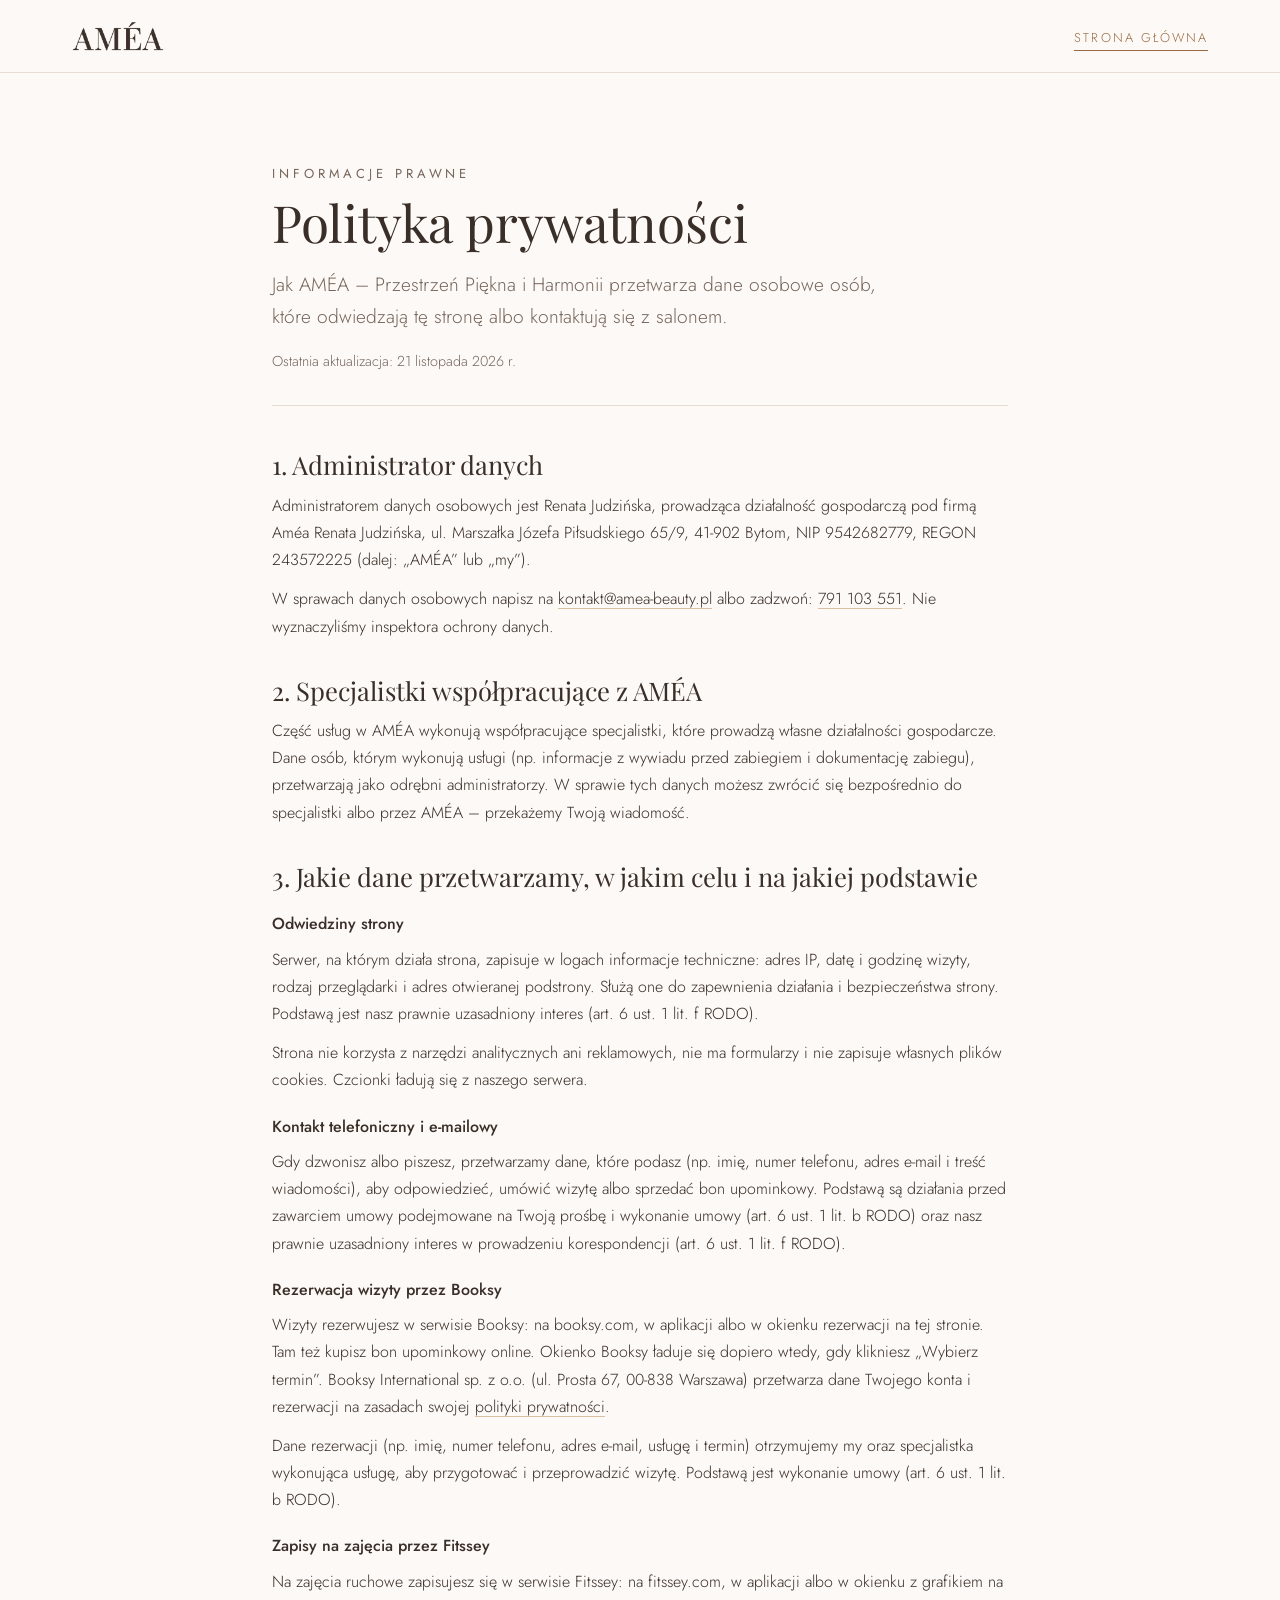
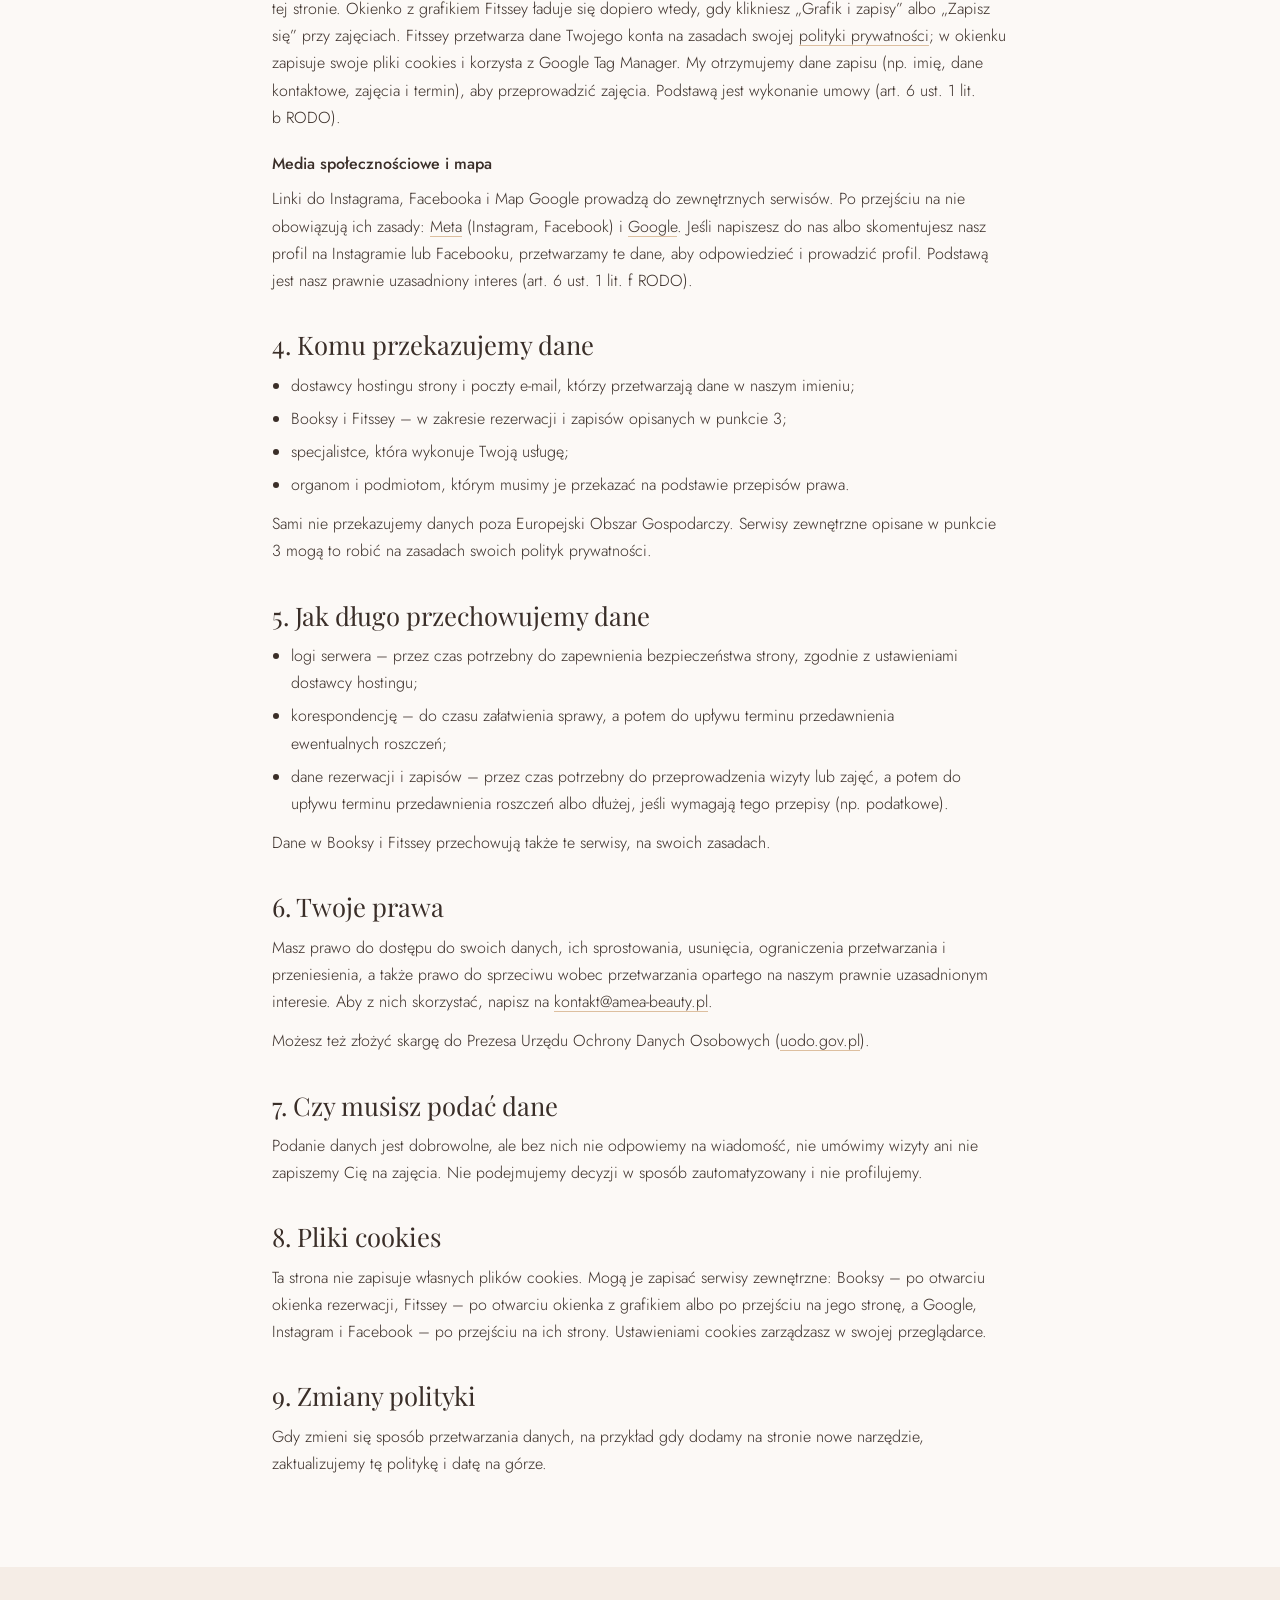
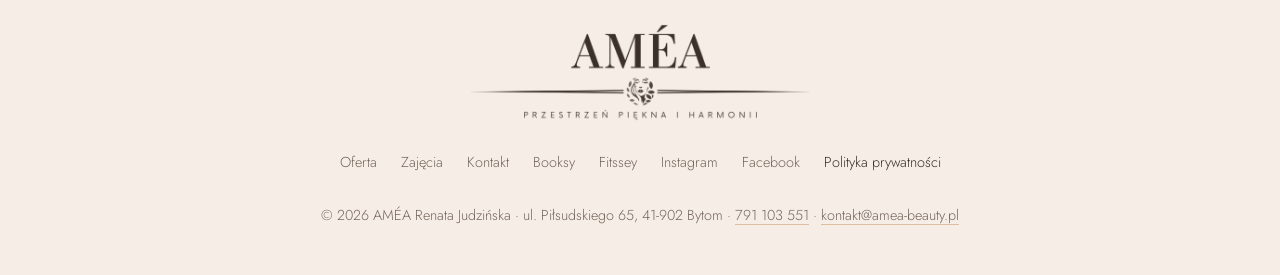
<file: polityka-prywatnosci.html>
<!doctype html>
<html lang="pl">
<head>
  <meta charset="utf-8">
  <meta name="viewport" content="width=device-width, initial-scale=1, viewport-fit=cover">
  <title>Polityka prywatności | AMÉA – Przestrzeń Piękna i Harmonii</title>
  <meta name="description" content="Jak AMÉA – Przestrzeń Piękna i Harmonii w Bytomiu przetwarza dane osobowe: administrator, cele, podstawy, odbiorcy, okresy przechowywania, prawa i pliki cookies.">
  <meta name="theme-color" content="#FCF9F6">
  <link rel="icon" href="favicon.ico" sizes="48x48">
  <link rel="icon" type="image/png" sizes="32x32" href="assets/img/brand/favicon-32.png">
  <link rel="apple-touch-icon" href="assets/img/brand/apple-touch-icon.png">
  <link rel="preload" href="assets/fonts/playfair-display-latin.woff2" as="font" type="font/woff2" crossorigin>
  <link rel="preload" href="assets/fonts/jost-latin.woff2" as="font" type="font/woff2" crossorigin>
  <link rel="stylesheet" href="assets/css/styles.css">
  <script src="assets/js/main.js" defer></script>
</head>
<body>

<a class="skip-link" href="#main">Przejdź do treści</a>

<header class="site-header">
  <div class="wrap">
    <a class="brand" href="./" aria-label="AMÉA – strona główna"><span class="mask logo-word"></span></a>
    <a class="link" href="./">Strona główna</a>
  </div>
</header>

<!-- Polityka prywatności (RODO, art. 13). Dane administratora od salonu (10.11.2026), opis przetwarzania zgodny z tym,
     co strona faktycznie robi: bez formularzy, analityki i własnych cookies, fonty z naszego serwera, Booksy dopiero po
     kliknięciu „Wybierz termin”, grafik Fitssey (z ich cookies i Google Tag Manager) dopiero po kliknięciu „Grafik i zapisy”
     albo „Zapisz się” (od 21.11.2026). Przy każdej zmianie na stronie, która dotyka danych (np. analityka, formularz),
     zaktualizować tę stronę i datę. Projekt – do przejrzenia przez osobę znającą RODO przed publikacją. -->
<main id="main" class="legal">
  <div class="wrap">
    <header class="legal-head">
      <p class="eyebrow">Informacje prawne</p>
      <h1>Polityka prywatności</h1>
      <p class="lead">Jak AMÉA – Przestrzeń Piękna i Harmonii przetwarza dane osobowe osób, które odwiedzają tę stronę albo kontaktują się z salonem.</p>
      <p class="legal-date">Ostatnia aktualizacja: 21 listopada 2026 r.</p>
    </header>

    <section>
      <h2>1. Administrator danych</h2>
      <!-- Firma i adres jak w CEIDG (sprawdzone 11.11.2026, wpis aktywny): stałe miejsce wykonywania działalności z numerem lokalu -->
      <p>Administratorem danych osobowych jest Renata Judzińska, prowadząca działalność gospodarczą pod firmą Améa Renata Judzińska, ul. Marszałka Józefa Piłsudskiego 65/9, 41-902 Bytom, NIP 9542682779, REGON 243572225 (dalej: „AMÉA” lub „my”).</p>
      <p>W sprawach danych osobowych napisz na <a href="mailto:kontakt@amea-beauty.pl">kontakt@amea-beauty.pl</a> albo zadzwoń: <a href="tel:+48791103551">791 103 551</a>. Nie wyznaczyliśmy inspektora ochrony danych.</p>
    </section>

    <section>
      <h2>2. Specjalistki współpracujące z AMÉA</h2>
      <p>Część usług w AMÉA wykonują współpracujące specjalistki, które prowadzą własne działalności gospodarcze. Dane osób, którym wykonują usługi (np. informacje z wywiadu przed zabiegiem i dokumentację zabiegu), przetwarzają jako odrębni administratorzy. W sprawie tych danych możesz zwrócić się bezpośrednio do specjalistki albo przez AMÉA – przekażemy Twoją wiadomość.</p>
    </section>

    <section>
      <h2>3. Jakie dane przetwarzamy, w jakim celu i na jakiej podstawie</h2>

      <h3>Odwiedziny strony</h3>
      <p>Serwer, na którym działa strona, zapisuje w logach informacje techniczne: adres IP, datę i godzinę wizyty, rodzaj przeglądarki i adres otwieranej podstrony. Służą one do zapewnienia działania i bezpieczeństwa strony. Podstawą jest nasz prawnie uzasadniony interes (art. 6 ust. 1 lit. f RODO).</p>
      <p>Strona nie korzysta z narzędzi analitycznych ani reklamowych, nie ma formularzy i nie zapisuje własnych plików cookies. Czcionki ładują się z naszego serwera.</p>

      <h3>Kontakt telefoniczny i e-mailowy</h3>
      <p>Gdy dzwonisz albo piszesz, przetwarzamy dane, które podasz (np. imię, numer telefonu, adres e-mail i treść wiadomości), aby odpowiedzieć, umówić wizytę albo sprzedać bon upominkowy. Podstawą są działania przed zawarciem umowy podejmowane na Twoją prośbę i wykonanie umowy (art. 6 ust. 1 lit. b RODO) oraz nasz prawnie uzasadniony interes w prowadzeniu korespondencji (art. 6 ust. 1 lit. f RODO).</p>

      <h3>Rezerwacja wizyty przez Booksy</h3>
      <p>Wizyty rezerwujesz w serwisie Booksy: na booksy.com, w aplikacji albo w okienku rezerwacji na tej stronie. Tam też kupisz bon upominkowy online. Okienko Booksy ładuje się dopiero wtedy, gdy klikniesz „Wybierz termin”. Booksy International sp. z o.o. (ul. Prosta 67, 00-838 Warszawa) przetwarza dane Twojego konta i rezerwacji na zasadach swojej <a href="https://booksy.com/pl-pl/p/privacy" target="_blank" rel="noopener">polityki prywatności</a>.</p>
      <p>Dane rezerwacji (np. imię, numer telefonu, adres e-mail, usługę i termin) otrzymujemy my oraz specjalistka wykonująca usługę, aby przygotować i przeprowadzić wizytę. Podstawą jest wykonanie umowy (art. 6 ust. 1 lit. b RODO).</p>

      <h3>Zapisy na zajęcia przez Fitssey</h3>
      <p>Na zajęcia ruchowe zapisujesz się w serwisie Fitssey: na fitssey.com, w aplikacji albo w okienku z grafikiem na tej stronie. Okienko z grafikiem Fitssey ładuje się dopiero wtedy, gdy klikniesz „Grafik i zapisy” albo „Zapisz się” przy zajęciach. Fitssey przetwarza dane Twojego konta na zasadach swojej <a href="https://fitssey.com/pl/informacje-prawne/polityka-prywatnosci" target="_blank" rel="noopener">polityki prywatności</a>; w okienku zapisuje swoje pliki cookies i korzysta z Google Tag Manager. My otrzymujemy dane zapisu (np. imię, dane kontaktowe, zajęcia i termin), aby przeprowadzić zajęcia. Podstawą jest wykonanie umowy (art. 6 ust. 1 lit. b RODO).</p>

      <h3>Media społecznościowe i mapa</h3>
      <p>Linki do Instagrama, Facebooka i Map Google prowadzą do zewnętrznych serwisów. Po przejściu na nie obowiązują ich zasady: <a href="https://www.facebook.com/privacy/policy/" target="_blank" rel="noopener">Meta</a> (Instagram, Facebook) i <a href="https://policies.google.com/privacy" target="_blank" rel="noopener">Google</a>. Jeśli napiszesz do nas albo skomentujesz nasz profil na Instagramie lub Facebooku, przetwarzamy te dane, aby odpowiedzieć i prowadzić profil. Podstawą jest nasz prawnie uzasadniony interes (art. 6 ust. 1 lit. f RODO).</p>
    </section>

    <section>
      <h2>4. Komu przekazujemy dane</h2>
      <!-- TODO(domena): wpisać z nazwy dostawcę hostingu i poczty e-mail po wyborze domeny i hostingu -->
      <ul>
        <li>dostawcy hostingu strony i poczty e-mail, którzy przetwarzają dane w naszym imieniu;</li>
        <li>Booksy i Fitssey – w zakresie rezerwacji i zapisów opisanych w punkcie 3;</li>
        <li>specjalistce, która wykonuje Twoją usługę;</li>
        <li>organom i podmiotom, którym musimy je przekazać na podstawie przepisów prawa.</li>
      </ul>
      <p>Sami nie przekazujemy danych poza Europejski Obszar Gospodarczy. Serwisy zewnętrzne opisane w punkcie 3 mogą to robić na zasadach swoich polityk prywatności.</p>
    </section>

    <section>
      <h2>5. Jak długo przechowujemy dane</h2>
      <ul>
        <li>logi serwera – przez czas potrzebny do zapewnienia bezpieczeństwa strony, zgodnie z ustawieniami dostawcy hostingu;</li>
        <li>korespondencję – do czasu załatwienia sprawy, a potem do upływu terminu przedawnienia ewentualnych roszczeń;</li>
        <li>dane rezerwacji i zapisów – przez czas potrzebny do przeprowadzenia wizyty lub zajęć, a potem do upływu terminu przedawnienia roszczeń albo dłużej, jeśli wymagają tego przepisy (np. podatkowe).</li>
      </ul>
      <p>Dane w Booksy i Fitssey przechowują także te serwisy, na swoich zasadach.</p>
    </section>

    <section>
      <h2>6. Twoje prawa</h2>
      <p>Masz prawo do dostępu do swoich danych, ich sprostowania, usunięcia, ograniczenia przetwarzania i przeniesienia, a także prawo do sprzeciwu wobec przetwarzania opartego na naszym prawnie uzasadnionym interesie. Aby z nich skorzystać, napisz na <a href="mailto:kontakt@amea-beauty.pl">kontakt@amea-beauty.pl</a>.</p>
      <p>Możesz też złożyć skargę do Prezesa Urzędu Ochrony Danych Osobowych (<a href="https://uodo.gov.pl" target="_blank" rel="noopener">uodo.gov.pl</a>).</p>
    </section>

    <section>
      <h2>7. Czy musisz podać dane</h2>
      <p>Podanie danych jest dobrowolne, ale bez nich nie odpowiemy na wiadomość, nie umówimy wizyty ani nie zapiszemy Cię na zajęcia. Nie podejmujemy decyzji w sposób zautomatyzowany i nie profilujemy.</p>
    </section>

    <section>
      <h2>8. Pliki cookies</h2>
      <p>Ta strona nie zapisuje własnych plików cookies. Mogą je zapisać serwisy zewnętrzne: Booksy – po otwarciu okienka rezerwacji, Fitssey – po otwarciu okienka z grafikiem albo po przejściu na jego stronę, a Google, Instagram i Facebook – po przejściu na ich strony. Ustawieniami cookies zarządzasz w swojej przeglądarce.</p>
    </section>

    <section>
      <h2>9. Zmiany polityki</h2>
      <p>Gdy zmieni się sposób przetwarzania danych, na przykład gdy dodamy na stronie nowe narzędzie, zaktualizujemy tę politykę i datę na górze.</p>
    </section>
  </div>
</main>

<footer class="site-footer">
  <div class="wrap">
    <span class="mask logo-full" role="img" aria-label="AMÉA – Przestrzeń Piękna i Harmonii"></span>
    <nav class="footer-links" aria-label="Stopka">
      <a href="./#oferta">Oferta</a>
      <a href="./#zajecia">Zajęcia</a>
      <a href="./#kontakt">Kontakt</a>
      <a href="https://booksy.com/pl-pl/339658_amea-holistyczna-przestrzen-piekna-i-harmonii_salon-kosmetyczny_12355_bytom" target="_blank" rel="noopener">Booksy</a>
      <a href="https://app.fitssey.com/3329969456/frontoffice" target="_blank" rel="noopener">Fitssey</a>
      <a href="https://www.instagram.com/beauty_amea/" target="_blank" rel="noopener">Instagram</a>
      <a href="https://www.facebook.com/BeautyAmea" target="_blank" rel="noopener">Facebook</a>
      <a href="polityka-prywatnosci.html" aria-current="page">Polityka prywatności</a>
    </nav>
    <p><span>© <span id="year">2026</span> AMÉA Renata Judzińska</span> · <span>ul. Piłsudskiego 65, 41-902 Bytom</span> · <a href="tel:+48791103551">791 103 551</a> · <a href="mailto:kontakt@amea-beauty.pl">kontakt@amea-beauty.pl</a></p>
  </div>
</footer>

</body>
</html>
</file>
<file: assets/css/styles.css>
/* AMÉA – one-page site
   Light, airy layout built around the logo lockup (Didone wordmark, hairline rule, emblem).
   Recurring motif: arched photo frames, echoing the studio's arched mirror and doorway.
   Palette "Karmel" (chosen during the sketch review). */

/* Fonts served from this site (assets/fonts, SIL OFL 1.1 – licences next to the files), not from Google:
   nothing is sent to a third party on page load. Variable fonts, Latin + Latin Extended (Polish) subsets from Google Fonts. */
@font-face { font-family: "Jost"; font-style: normal; font-weight: 300 500; font-display: swap; src: url(../fonts/jost-latin-ext.woff2) format("woff2"); unicode-range: U+0100-02BA, U+02BD-02C5, U+02C7-02CC, U+02CE-02D7, U+02DD-02FF, U+0304, U+0308, U+0329, U+1D00-1DBF, U+1E00-1E9F, U+1EF2-1EFF, U+2020, U+20A0-20AB, U+20AD-20C4, U+2113, U+2C60-2C7F, U+A720-A7FF; }
@font-face { font-family: "Jost"; font-style: normal; font-weight: 300 500; font-display: swap; src: url(../fonts/jost-latin.woff2) format("woff2"); unicode-range: U+0000-00FF, U+0131, U+0152-0153, U+02BB-02BC, U+02C6, U+02DA, U+02DC, U+0304, U+0308, U+0329, U+2000-206F, U+20AC, U+2122, U+2191, U+2193, U+2212, U+2215, U+FEFF, U+FFFD; }
@font-face { font-family: "Playfair Display"; font-style: italic; font-weight: 400; font-display: swap; src: url(../fonts/playfair-display-italic-latin-ext.woff2) format("woff2"); unicode-range: U+0100-02BA, U+02BD-02C5, U+02C7-02CC, U+02CE-02D7, U+02DD-02FF, U+0304, U+0308, U+0329, U+1D00-1DBF, U+1E00-1E9F, U+1EF2-1EFF, U+2020, U+20A0-20AB, U+20AD-20C4, U+2113, U+2C60-2C7F, U+A720-A7FF; }
@font-face { font-family: "Playfair Display"; font-style: italic; font-weight: 400; font-display: swap; src: url(../fonts/playfair-display-italic-latin.woff2) format("woff2"); unicode-range: U+0000-00FF, U+0131, U+0152-0153, U+02BB-02BC, U+02C6, U+02DA, U+02DC, U+0304, U+0308, U+0329, U+2000-206F, U+20AC, U+2122, U+2191, U+2193, U+2212, U+2215, U+FEFF, U+FFFD; }
@font-face { font-family: "Playfair Display"; font-style: normal; font-weight: 400 500; font-display: swap; src: url(../fonts/playfair-display-latin-ext.woff2) format("woff2"); unicode-range: U+0100-02BA, U+02BD-02C5, U+02C7-02CC, U+02CE-02D7, U+02DD-02FF, U+0304, U+0308, U+0329, U+1D00-1DBF, U+1E00-1E9F, U+1EF2-1EFF, U+2020, U+20A0-20AB, U+20AD-20C4, U+2113, U+2C60-2C7F, U+A720-A7FF; }
@font-face { font-family: "Playfair Display"; font-style: normal; font-weight: 400 500; font-display: swap; src: url(../fonts/playfair-display-latin.woff2) format("woff2"); unicode-range: U+0000-00FF, U+0131, U+0152-0153, U+02BB-02BC, U+02C6, U+02DA, U+02DC, U+0304, U+0308, U+0329, U+2000-206F, U+20AC, U+2122, U+2191, U+2193, U+2212, U+2215, U+FEFF, U+FFFD; }
/* Playfair's ampersand is an ornate swash; in display text "&" comes from Jost instead (first in --f-display, only U+0026) */
@font-face { font-family: "AMEA Ampersand"; font-style: normal; font-weight: 300 500; font-display: swap; src: url(../fonts/jost-latin.woff2) format("woff2"); unicode-range: U+0026; }

:root {
  --bg: #FCF9F6;        /* porcelain */
  --surface: #F5EDE6;   /* warm blush band */
  --card: #FFFFFF;
  --ink: #3A2E28;       /* espresso: text and logo */
  --muted: #76665C;
  --line: #E8DDD3;
  --accent: #9A6B42;    /* caramel: buttons, links, numbers */
  --on-accent: #FFFFFF;
  --soft: #DDBF9F;      /* light caramel: image backdrops, details */

  --f-display: "AMEA Ampersand", "Playfair Display", "Bodoni 72", Didot, Georgia, serif;
  --f-body: "Jost", "Futura", "Century Gothic", system-ui, sans-serif;

  --step--1: .8125rem;
  --step-0: 1rem;
  --step-1: 1.2rem;
  --step-2: 1.6rem;
  --step-3: clamp(1.9rem, 3.6vw, 2.6rem);

  --radius: 12px;
  --arch: 999px 999px 8px 8px;
  --header-h: 72px;
  --head-gap: clamp(32px, 4vw, 48px); /* section heading → its content */

  color-scheme: light;
}

/* ---------- Base ---------- */

*, *::before, *::after { box-sizing: border-box; }
html { scroll-behavior: smooth; scroll-padding-top: calc(var(--header-h) + 12px); -webkit-text-size-adjust: 100%; }
@media (prefers-reduced-motion: reduce) { html { scroll-behavior: auto; } }

body {
  margin: 0;
  background: var(--bg);
  color: var(--ink);
  font-family: var(--f-body);
  font-weight: 300;
  font-size: var(--step-0);
  line-height: 1.7;
}

h1, h2, h3 { font-family: var(--f-display); font-weight: 400; line-height: 1.15; margin: 0; text-wrap: balance; color: var(--ink); }
h2 { font-size: var(--step-3); }
h3 { font-size: var(--step-2); }
p { margin: 0; }
p, li, dd { text-wrap: pretty; }
a { color: inherit; }
/* Inline links in running text (phone, social, cross-links): light hairline, darker on hover */
p a:not([class]), dd a:not([class]) { text-decoration-color: var(--soft); text-underline-offset: 4px; text-decoration-thickness: 1px; transition: text-decoration-color .2s; }
p a:not([class]):hover, dd a:not([class]):hover { text-decoration-color: var(--ink); }
img { display: block; max-width: 100%; height: auto; }
[hidden] { display: none !important; } /* author display rules (e.g. .panel) must not override hidden */
:focus-visible { outline: 2px solid var(--accent); outline-offset: 3px; }

.sr-only { position: absolute; width: 1px; height: 1px; overflow: hidden; clip: rect(0 0 0 0); white-space: nowrap; }
.skip-link { position: absolute; left: 16px; top: -100px; z-index: 50; background: var(--ink); color: var(--bg); padding: 10px 16px; border-radius: 999px; }
.skip-link:focus { top: 12px; }

.wrap {
  max-width: 1200px;
  margin-inline: auto;
  padding-left: max(16px, env(safe-area-inset-left, 0px));
  padding-right: max(16px, env(safe-area-inset-right, 0px));
}
@media (min-width: 700px) {
  .wrap { padding-left: max(32px, env(safe-area-inset-left, 0px)); padding-right: max(32px, env(safe-area-inset-right, 0px)); }
}
section > .wrap { padding-block: clamp(64px, 9vw, 120px); }
.band { background: var(--surface); }
section.band-tight > .wrap { padding-block: clamp(40px, 6vw, 80px); } /* a band around a single framed card (voucher) */

.eyebrow { font-size: var(--step--1); letter-spacing: .3em; text-transform: uppercase; color: var(--muted); font-weight: 400; }
.lead { font-size: var(--step-1); color: var(--muted); max-width: 58ch; }
.prose { display: grid; gap: 1em; max-width: 62ch; }
.stack { display: grid; gap: 20px; }
.stack > .eyebrow, .philo-head > .eyebrow { margin-bottom: -8px; } /* the eyebrow belongs to its heading */
.center { text-align: center; justify-items: center; }

/* ---------- Logo masks ----------
   The logo PNGs are alpha masks; the visible color comes from --ink. */

.mask { display: block; background: var(--ink); -webkit-mask: var(--src) center / contain no-repeat; mask: var(--src) center / contain no-repeat; }
.logo-word { --src: url(../img/brand/logo-word.png); aspect-ratio: 610 / 200; }
.logo-full { --src: url(../img/brand/logo-full.png); aspect-ratio: 1456 / 426; }
.emblem { --src: url(../img/brand/emblem.png); aspect-ratio: 128 / 134; }

.divider { display: flex; align-items: center; gap: 14px; width: min(100%, 520px); margin-inline: auto; }
.divider::before, .divider::after { content: ""; flex: 1; height: 1px; }
.divider::before { background: linear-gradient(to right, transparent, var(--ink)); }
.divider::after { background: linear-gradient(to left, transparent, var(--ink)); }
.divider .emblem { width: 40px; flex: none; }

/* ---------- Buttons & links ---------- */

.btn {
  display: inline-flex; align-items: center; justify-content: center; gap: 8px;
  min-height: 48px; padding: 0 28px; border-radius: 999px;
  font: 400 var(--step--1)/1 var(--f-body); letter-spacing: .2em; text-transform: uppercase;
  text-decoration: none; border: 1px solid var(--accent); cursor: pointer;
  transition: background-color .2s, border-color .2s, translate .1s;
}
.btn:active { translate: 0 1px; }
.btn-solid { background: var(--accent); color: var(--on-accent); }
/* Darken on hover: lightening the caramel would drop white text below 4.5:1 */
.btn-solid:hover { background: color-mix(in srgb, var(--accent) 85%, var(--ink)); border-color: color-mix(in srgb, var(--accent) 85%, var(--ink)); }
.btn-ghost { background: transparent; color: var(--ink); border-color: var(--ink); }
.btn-ghost:hover { background: color-mix(in srgb, var(--ink) 6%, transparent); }
.btn-row { display: flex; flex-wrap: wrap; gap: 12px; }

/* Underline is a background line, so hover can draw an espresso line over the caramel one */
.link {
  color: var(--accent); font-size: .8rem; letter-spacing: .16em; text-transform: uppercase; text-decoration: none; padding-block: 6px 2px;
  background: linear-gradient(var(--ink), var(--ink)) left bottom / 0 1px no-repeat, linear-gradient(var(--accent), var(--accent)) left bottom / 100% 1px no-repeat;
  transition: color .25s, background-size .45s cubic-bezier(.3, .7, .2, 1);
}
.link:hover, .link:focus-visible, a:hover .link, a:focus-visible .link { color: var(--ink); background-size: 100% 1px, 100% 1px; }

/* ---------- Photos ---------- */

/* Photo corners are 8px like the foot of --arch; cards keep --radius */
.photo { margin: 0; position: relative; overflow: hidden; border-radius: 8px; background: linear-gradient(160deg, var(--surface), var(--soft)); }
.photo img { width: 100%; height: 100%; object-fit: cover; }
.photo.arch { border-radius: var(--arch); }
/* Hairline arch line around the featured photos (hero, O nas, Kontakt); the outline follows the radius */
.framed { --frame-offset: 12px; outline: 1px solid var(--soft); outline-offset: var(--frame-offset); }
@media (max-width: 820px) { .framed { --frame-offset: 10px; } }
.band .photo { background: linear-gradient(160deg, var(--bg), var(--soft)); }

/* Portraits on a white studio backdrop: multiply turns the white into the warm frame color */
.photo.studio, .portrait.studio { isolation: isolate; background: linear-gradient(170deg, var(--surface) 35%, color-mix(in srgb, var(--soft) 50%, var(--surface))); }
.studio img { mix-blend-mode: multiply; }

.stars { color: var(--accent); letter-spacing: .1em; font-size: .85em; }

/* ---------- Header ---------- */

body::before { content: ""; position: fixed; inset: 0 0 auto; height: env(safe-area-inset-top, 0px); z-index: 25; background: var(--bg); }
.site-header {
  position: sticky; top: env(safe-area-inset-top, 0px); z-index: 20;
  background: color-mix(in srgb, var(--bg) 94%, transparent);
  -webkit-backdrop-filter: blur(8px); backdrop-filter: blur(8px);
  border-bottom: 1px solid var(--line);
}
.site-header .wrap { display: flex; align-items: center; justify-content: space-between; gap: 24px; min-height: var(--header-h); }
.brand { display: block; width: 92px; flex: none; }
.nav { display: flex; gap: 26px; }
.nav a { text-decoration: none; font-size: .88rem; letter-spacing: .06em; color: var(--muted); }
.nav a:hover { color: var(--ink); }
.nav a[aria-current] { color: var(--ink); position: relative; }
.nav a[aria-current]::after { content: ""; position: absolute; left: 0; right: 0; bottom: -6px; height: 1px; background: var(--accent); }
.menu-btn { display: none; background: none; border: 1px solid var(--line); color: var(--ink); border-radius: 999px; min-height: 44px; padding: 0 18px; font: inherit; cursor: pointer; }
.header-cta { display: flex; gap: 10px; align-items: center; }

@media (max-width: 1000px) {
  .nav {
    display: none; position: absolute; top: 100%; left: 0; right: 0; flex-direction: column; gap: 0;
    background: var(--bg); border-bottom: 1px solid var(--line);
    padding: 8px max(16px, env(safe-area-inset-right, 0px)) 16px max(16px, env(safe-area-inset-left, 0px));
  }
  .nav.open { display: flex; }
  .nav a { padding: 12px 0; border-bottom: 1px solid var(--line); font-size: 1rem; }
  .nav a[aria-current] { color: var(--accent); }
  .nav a[aria-current]::after { display: none; }
  .menu-btn { display: inline-flex; align-items: center; }
}
@media (max-width: 520px) { .header-cta .btn { display: none; } }

/* ---------- Hero ---------- */

.hero .wrap { display: grid; grid-template-columns: 1fr 1fr; gap: clamp(32px, 6vw, 88px); align-items: center; padding-block: clamp(40px, 6vw, 80px) clamp(56px, 8vw, 104px); }
.hero .stack { gap: 28px; justify-items: start; }
.hero h1 { justify-self: stretch; }
.hero .logo-full { width: min(100%, 460px); }
.hero .lead { color: var(--ink); }
.hero .photo { aspect-ratio: 4 / 5; max-width: 480px; width: 100%; justify-self: end; }
.hero .photo img { object-position: 46% 0; } /* portret jest poziomy: kadr na twarz */
.facts { display: flex; flex-wrap: wrap; gap: 8px 28px; padding-top: 20px; border-top: 1px solid var(--line); font-size: .9rem; color: var(--muted); width: 100%; }
.facts strong { color: var(--ink); font-weight: 500; }
@media (max-width: 820px) {
  .hero .wrap { grid-template-columns: 1fr; }
  .hero .photo { justify-self: center; max-width: min(380px, calc(100% - 28px)); } /* room for the .framed line */
}
@media (max-width: 520px) { .btn-row:has(> .btn + .btn) > .btn { flex: 1 1 100%; } } /* two buttons wrap anyway: stack them full width */

/* ---------- About ---------- */

/* Photo on the left so the section does not repeat the hero (text | arch) right above it */
.about .wrap { display: grid; grid-template-columns: .9fr 1.1fr; gap: clamp(32px, 6vw, 80px); align-items: center; }
.about .photo { order: -1; aspect-ratio: 4 / 5; max-width: 440px; width: 100%; justify-self: start; }
.about .prose p:first-child { font-size: var(--step-1); line-height: 1.6; } /* opening paragraph reads as the intro */
@media (max-width: 820px) {
  .about .wrap { grid-template-columns: 1fr; }
  .about .photo { order: 0; justify-self: center; max-width: min(380px, calc(100% - 28px)); } /* phones: text first, as before */
}

/* ---------- Philosophy ---------- */

.philo-head { display: grid; gap: 20px; justify-items: center; text-align: center; }
.philo-head .lead { margin-inline: auto; }
.pillars { display: grid; grid-template-columns: repeat(4, 1fr); gap: 16px; margin-top: var(--head-gap); }
.pillar {
  padding: 48px 24px 28px; display: flex; flex-direction: column; align-items: center; gap: 10px; min-width: 0; text-align: center;
  border: 1px solid var(--line); border-radius: 999px 999px var(--radius) var(--radius); background: var(--card);
  color: inherit; text-decoration: none; transition: border-color .25s, box-shadow .25s, transform .25s;
}
.pillar .num { font-family: var(--f-display); font-style: italic; font-size: 1.15rem; line-height: 1; color: var(--accent); margin-bottom: 6px; }
.pillar h3 { font-size: 1.4rem; }
.pillar > p:not(.eyebrow) { color: var(--muted); font-size: .95rem; }
.pillar .link { margin-top: auto; }
a.pillar:hover, a.pillar:focus-visible { border-color: var(--soft); box-shadow: 0 22px 40px -28px color-mix(in srgb, var(--ink) 45%, transparent); transform: translateY(-4px); }
@media (prefers-reduced-motion: reduce) { a.pillar:hover, a.pillar:focus-visible { transform: none; } }
@media (max-width: 900px) { .pillars { grid-template-columns: 1fr 1fr; } }
@media (max-width: 520px) { .pillars { grid-template-columns: 1fr; } .pillar { padding-top: 40px; } }

.longevity {
  margin-top: 56px; display: grid; grid-template-columns: auto 1fr; gap: 12px 48px; align-items: center;
  border-block: 1px solid var(--soft); padding-block: clamp(28px, 4vw, 44px);
}
.longevity .word { font-family: var(--f-display); font-style: italic; font-size: var(--step-3); color: var(--accent); }
.longevity p { max-width: 62ch; font-size: var(--step-1); }
@media (max-width: 700px) { .longevity { grid-template-columns: 1fr; } }

/* ---------- Diagnostics ---------- */

.diag .wrap { display: grid; grid-template-columns: .9fr 1.1fr; gap: clamp(32px, 6vw, 80px); align-items: start; }
.steps { list-style: none; margin: 0; padding: 0; display: grid; counter-reset: step; }
.steps li { counter-increment: step; display: grid; grid-template-columns: 56px 1fr; gap: 16px; padding: 18px 0; border-bottom: 1px solid var(--line); }
.steps li:first-child { border-top: 1px solid var(--line); }
.steps li::before { content: counter(step, decimal-leading-zero); font-family: var(--f-display); font-size: 1.5rem; color: var(--accent); line-height: 1.2; }
.steps b { font-weight: 500; display: block; }
.steps span { color: var(--muted); font-size: .95rem; }
.price-tag { font-family: var(--f-display); font-size: var(--step-2); }
.price-tag small { font-family: var(--f-body); font-size: var(--step--1); color: var(--muted); letter-spacing: .12em; }
@media (max-width: 820px) { .diag .wrap { grid-template-columns: 1fr; } }

/* ---------- Offer ---------- */

.offer-head { display: flex; flex-wrap: wrap; justify-content: space-between; align-items: end; gap: 20px; }
/* Closing row under the cards: a note on prices + the full price list on Booksy (classes tab: Fitssey; switched in main.js) */
.offer-foot { display: flex; flex-wrap: wrap; justify-content: space-between; align-items: baseline; gap: 12px 32px; margin-top: 40px; padding-top: 24px; border-top: 1px solid var(--line); }
.offer-foot p { color: var(--muted); max-width: 52ch; }
.tabs { display: flex; flex-wrap: wrap; gap: 8px; margin-top: var(--head-gap); }
.tab {
  flex: none; min-height: 44px; padding: 0 20px; border-radius: 999px; border: 1px solid var(--line);
  background: var(--card); color: var(--muted); font: 400 .92rem var(--f-body); cursor: pointer;
  transition: color .2s, background-color .2s, border-color .2s;
}
.tab:hover { color: var(--ink); border-color: var(--soft); }
.tab[aria-selected="true"] { background: var(--ink); color: var(--bg); border-color: var(--ink); }

.panel { margin-top: 28px; display: grid; gap: 24px; }
.panel-intro { display: flex; flex-wrap: wrap; justify-content: space-between; gap: 12px 32px; align-items: baseline; }
.panel-intro p { max-width: 62ch; color: var(--muted); }

.cards { display: grid; grid-template-columns: repeat(auto-fill, minmax(280px, 1fr)); gap: 16px; }
/* Ruch has four cards: one row, 2 × 2 on laptops and tablets, one column on phones (no lone card in a second row) */
.card { background: var(--card); border: 1px solid var(--line); border-radius: var(--radius); padding: 26px; display: flex; flex-direction: column; gap: 14px; min-width: 0; }
.card h3 { font-size: 1.4rem; }
.card .for { color: var(--muted); font-size: .92rem; }
/* Pinned to the bottom so prices and links line up across a row of cards with different text lengths */
.card-foot { display: flex; justify-content: space-between; align-items: center; gap: 12px; margin-top: auto; padding-top: 4px; }
.card-foot > .link:only-child { margin-left: auto; } /* no price: the link keeps its place on the right */

.tiers { list-style: none; margin: 0; padding: 0; display: grid; }
.tiers li { display: flex; justify-content: space-between; gap: 12px; padding: 8px 0; border-top: 1px solid var(--line); font-size: .92rem; }
.tiers li span:last-child { white-space: nowrap; font-variant-numeric: tabular-nums; color: var(--muted); }
.tiers .lvl { letter-spacing: .16em; font-size: .76rem; text-transform: uppercase; }

.from { font-family: var(--f-display); font-size: 1.3rem; }
.from small { font-family: var(--f-body); font-size: .72rem; letter-spacing: .14em; text-transform: uppercase; color: var(--muted); margin-right: 6px; }

details.more { background: var(--card); border: 1px solid var(--line); border-radius: var(--radius); }
details.more summary { cursor: pointer; padding: 18px 26px; list-style: none; display: flex; justify-content: space-between; gap: 12px; }
details.more summary::-webkit-details-marker { display: none; }
details.more summary::after { content: "+"; font-size: 1.3rem; line-height: 1; color: var(--accent); }
details.more[open] summary::after { content: "–"; }
.pricelist { columns: 2 300px; column-gap: 40px; padding: 0 26px 20px; margin: 0; list-style: none; }
.pricelist li { break-inside: avoid; border-top: 1px solid var(--line); font-size: .92rem; }
.pricelist li > a { display: flex; align-items: baseline; gap: 12px; padding: 7px 0; color: inherit; text-decoration: none; }
.pricelist li > a span:first-child { flex: 1; }
.pricelist li span:last-child { white-space: nowrap; color: var(--muted); font-variant-numeric: tabular-nums; }
/* Each row opens the service panel: a narrow arrow marks it, on hover the arrow and price turn caramel */
.pricelist li > a::after { content: "→"; flex: none; width: 1.2em; text-align: right; color: var(--soft); transition: color .2s, translate .2s; }
.pricelist li > a:focus-visible::after { color: var(--accent); }
@media (hover: hover) {
  .pricelist li > a:hover::after { color: var(--accent); translate: 3px 0; }
  .pricelist li > a:hover span:last-child { color: var(--accent); }
}

/* Compact service tiles (Women's Ritual; also fits a future seasonal block) */
.mini-cards { display: grid; grid-template-columns: repeat(auto-fill, minmax(240px, 1fr)); gap: 12px; }
.mini-cards > * { border: 1px solid var(--line); border-radius: var(--radius); padding: 16px 18px; display: grid; grid-template-rows: auto 1fr auto; gap: 4px; background: var(--card); }
/* Tiles that open the service panel: the whole tile is the link; the time · price line gets an "Umów" on the right */
.mini-cards > a { color: inherit; text-decoration: none; transition: border-color .2s; }
.mini-cards > a small { display: flex; justify-content: space-between; gap: 12px; }
.mini-cards > a small::after { content: "Umów"; color: var(--accent); font-size: .74rem; letter-spacing: .16em; text-transform: uppercase; }
@media (hover: hover) { .mini-cards > a:hover { border-color: var(--soft); } }
.mini-cards b { font-family: var(--f-display); font-size: 1.15rem; font-weight: 400; line-height: 1.3; margin-bottom: 2px; }
.mini-cards span { color: var(--muted); font-size: .88rem; }
.mini-cards small { margin-top: 6px; font-size: .85rem; font-variant-numeric: tabular-nums; }

/* Service panel: a sheet from the right (desktop) or from the bottom (phone) with the treatment's details,
   option and area/length; "Wybierz termin" opens the booking window below on exactly that service. */
html:has(.sheet[open]) { overflow: hidden; }
.sheet {
  position: fixed; inset: 0 0 0 auto; margin: 0; padding: 0; border: 0;
  width: min(560px, 100%); max-width: none; height: 100%; max-height: none;
  background: var(--bg); color: var(--ink); box-shadow: -30px 0 80px rgb(58 46 40 / .18);
  flex-direction: column; overflow: hidden;
}
.sheet[open] { display: flex; }
.sheet::backdrop { background: rgb(58 46 40 / .45); }
.sheet-head { flex: none; display: flex; align-items: center; justify-content: flex-end; min-height: 64px; padding: 8px 20px 8px 32px; }
.sheet-close { margin-left: auto; width: 44px; height: 44px; border-radius: 50%; border: 1px solid var(--line); background: var(--card); cursor: pointer; position: relative; }
.sheet-close::before, .sheet-close::after { content: ""; position: absolute; left: 50%; top: 50%; width: 16px; height: 1px; background: var(--ink); translate: -50% -50%; rotate: 45deg; }
.sheet-close::after { rotate: -45deg; }
.sheet-close:hover { border-color: var(--soft); }

.sheet-body { flex: 1; overflow-y: auto; overscroll-behavior: contain; padding: 0 32px 32px; display: grid; align-content: start; gap: 28px; }
.sheet-title { display: grid; gap: 12px; }
.sheet-title .eyebrow { margin-bottom: -4px; }
.sheet-title h2 { font-size: clamp(1.8rem, 5vw, 2.3rem); }
.sheet-title .tagline { font-size: .72rem; letter-spacing: .22em; text-transform: uppercase; color: var(--accent); }
.sheet-title .sheet-for { color: var(--muted); }

.sheet fieldset { border: 0; margin: 0; padding: 0; min-width: 0; display: grid; gap: 8px; }
.sheet legend { padding: 0; margin-bottom: 10px; }
.sheet fieldset input { position: absolute; opacity: 0; pointer-events: none; }
.opt, .chip { position: relative; }
[data-part="level"] { display: grid; gap: 28px; }
[data-part="level"]:empty { display: none; }
/* Level: rows like the card's tiers, the chosen one framed in caramel */
.opt { display: flex; align-items: center; gap: 14px; padding: 14px 18px; border: 1px solid var(--line); border-radius: 10px; background: var(--card); cursor: pointer; transition: border-color .2s, box-shadow .2s; }
.opt::before { content: ""; flex: none; width: 16px; height: 16px; border-radius: 50%; border: 1px solid var(--soft); box-shadow: inset 0 0 0 4px var(--card); transition: background-color .2s, border-color .2s; }
@media (hover: hover) { .opt:hover { border-color: var(--soft); } .chip span:hover { color: var(--ink); border-color: var(--soft); } }
.opt:has(input:checked) { border-color: var(--accent); box-shadow: inset 0 0 0 1px var(--accent); }
.opt:has(input:checked)::before { background: var(--accent); border-color: var(--accent); }
.opt:has(input:focus-visible) { outline: 2px solid var(--accent); outline-offset: 3px; }
.opt-name { flex: 1; letter-spacing: .16em; font-size: .8rem; text-transform: uppercase; }
.opt-name.plain { letter-spacing: normal; font-size: .95rem; text-transform: none; }
.opt-price { white-space: nowrap; font-variant-numeric: tabular-nums; color: var(--muted); font-size: .92rem; }
/* Area: pills like the offer tabs */
.chips { grid-template-columns: none; display: flex !important; flex-wrap: wrap; }
.chips legend { width: 100%; }
.chip span { display: inline-flex; align-items: center; min-height: 40px; padding: 0 18px; border-radius: 999px; border: 1px solid var(--line); background: var(--card); color: var(--muted); font-size: .9rem; cursor: pointer; transition: color .2s, background-color .2s, border-color .2s; }
.chip input:checked + span { background: var(--ink); border-color: var(--ink); color: var(--bg); }
.chip input:focus-visible + span { outline: 2px solid var(--accent); outline-offset: 3px; }

.sheet-block { display: grid; gap: 12px; }
.sheet-block h3, .fold summary { font-family: var(--f-body); font-size: var(--step--1); letter-spacing: .3em; text-transform: uppercase; color: var(--muted); }
.sheet-block > p { color: var(--muted); }
.sheet-steps { list-style: none; margin: 0; padding: 0; counter-reset: step; display: grid; }
.sheet-steps li { counter-increment: step; display: grid; grid-template-columns: 28px 1fr; gap: 8px; padding: 10px 0; border-top: 1px solid var(--line); font-size: .95rem; }
.sheet-steps li::before { content: counter(step); font-family: var(--f-display); color: var(--accent); }
.fold { border-top: 1px solid var(--line); }
.fold + .fold { margin-top: -28px; }
.fold:last-child { border-bottom: 1px solid var(--line); }
.fold summary { cursor: pointer; list-style: none; display: flex; justify-content: space-between; padding: 14px 0; }
.fold summary::-webkit-details-marker { display: none; }
.fold summary::after { content: "+"; color: var(--accent); font-size: 1.2rem; line-height: 1; letter-spacing: 0; }
.fold[open] summary::after { content: "–"; }
.fold ul { margin: 0 0 14px; padding-left: 1.1em; color: var(--muted); font-size: .95rem; }

.sheet-foot { flex: none; display: flex; align-items: center; justify-content: space-between; gap: 12px 20px; padding: 16px 32px calc(16px + env(safe-area-inset-bottom, 0px)); border-top: 1px solid var(--line); background: var(--card); }
.sheet-foot .btn { flex: none; white-space: nowrap; }
.sum { display: grid; gap: 2px; min-width: 0; }
.sum-name { font-size: .78rem; letter-spacing: .14em; text-transform: uppercase; color: var(--muted); }
.sum-name:empty { display: none; }
.sum-price { font-family: var(--f-display); font-size: 1.35rem; }
.sum-price small { font-family: var(--f-body); font-size: .85rem; color: var(--muted); margin-left: 8px; }
.sum-price.is-quote { font-size: 1.1rem; }
.sum-price.is-quote small { display: block; margin-left: 0; }

@media (max-width: 640px) {
  .sheet { inset: auto 0 0 0; width: 100%; height: calc(100% - 12px); border-radius: 16px 16px 0 0; box-shadow: 0 -20px 60px rgb(58 46 40 / .2); }
  .sheet-head { padding: 8px 12px 0 20px; min-height: 56px; }
  .sheet-body { padding: 0 20px 28px; }
  .sheet-foot { padding-inline: 20px; }
  .sheet-foot .btn { padding: 0 20px; letter-spacing: .16em; }
}

/* Booking window: "Wybierz termin" hides the panel and opens Booksy's widget (iframe) in the centre of the screen.
   Above Booksy's card, on the darkened and blurred page, our bar: the chosen service, "Otwórz w Booksy", close.
   Phone: a sheet from the bottom like the service panel. While Booksy loads, the emblem breathes in the card. */
html:has(.booking[open]) { overflow: hidden; }
.booking {
  --w: min(800px, 100%);
  position: fixed; inset: 0; margin: 0; padding: 24px; border: 0;
  width: 100%; max-width: none; height: 100%; max-height: none;
  background: transparent; color: var(--bg); overflow: hidden;
  flex-direction: column; align-items: center; justify-content: center; gap: 14px;
}
.booking[open] { display: flex; }
.booking::backdrop { background: rgb(58 46 40 / .62); -webkit-backdrop-filter: blur(6px); backdrop-filter: blur(6px); }
.booking-bar { flex: none; width: var(--w); display: flex; align-items: center; gap: 24px; }
.booking-name { flex: 1; min-width: 0; display: grid; gap: 4px; }
.booking-name .eyebrow { color: inherit; opacity: .72; }
.booking-name b { font: 400 1.4rem/1.2 var(--f-display); white-space: nowrap; overflow: hidden; text-overflow: ellipsis; }
.booking-out { flex: none; color: inherit; text-decoration: none; font-size: .74rem; letter-spacing: .2em; text-transform: uppercase; padding-bottom: 3px; border-bottom: 1px solid rgb(252 249 246 / .4); transition: border-color .2s; }
.booking-out:hover { border-color: currentColor; }
.booking .sheet-close { flex: none; margin-left: 0; border-color: transparent; }
.booking-card { position: relative; flex: 0 1 860px; min-height: 0; width: var(--w); border-radius: 16px; overflow: hidden; background: var(--card); box-shadow: 0 40px 100px rgb(30 20 14 / .35); }
.booking-card iframe { position: absolute; inset: 0; width: 100%; height: 100%; border: 0; }
.booking-wait { position: absolute; inset: 0; z-index: 1; display: flex; flex-direction: column; align-items: center; justify-content: center; gap: 20px; padding: 32px; background: var(--card); color: var(--muted); text-align: center; transition: opacity .45s ease, visibility .45s; }
.booking-wait .mask { width: 48px; background: var(--soft); }
.booking-wait-text { font-size: .74rem; letter-spacing: .3em; text-transform: uppercase; }
.booking-late { display: none; max-width: 34ch; gap: 14px; justify-items: center; }
.booking.is-late .booking-late { display: grid; }
.booking.is-late .booking-wait-text { display: none; }
.booking.is-ready .booking-wait { opacity: 0; visibility: hidden; }

@media (max-width: 640px) {
  .booking {
    --w: 100%;
    inset: auto 0 0 0; height: calc(100% - 12px); padding: 0; gap: 0; justify-content: flex-start;
    background: var(--bg); color: var(--ink); border-radius: 16px 16px 0 0; box-shadow: 0 -20px 60px rgb(58 46 40 / .2);
  }
  .booking::backdrop { background: rgb(58 46 40 / .45); -webkit-backdrop-filter: none; backdrop-filter: none; }
  .booking-bar { min-height: 64px; padding: 8px 12px 8px 20px; gap: 12px; }
  .booking-name .eyebrow { display: none; }
  .booking-name b { font-size: 1.1rem; white-space: normal; display: -webkit-box; -webkit-box-orient: vertical; -webkit-line-clamp: 2; line-clamp: 2; }
  .booking-out { display: none; }
  .booking .sheet-close { border-color: var(--line); }
  .booking-card { flex: 1 1 auto; border-radius: 0; box-shadow: none; }
}

/* Schedule window (#classes-win): the booking window, wider for Fitssey's week grid. On a phone "Otwórz w Fitssey" stays
   in the bar as the way out – logging in inside a frame can fail where the browser blocks third-party cookies. */
.classes-win { --w: min(1060px, 100%); }
/* Fitssey's page doesn't scroll in widget mode: the frame takes the height it reports and the card scrolls */
.classes-win .booking-card { flex-basis: 900px; overflow-y: auto; overscroll-behavior: contain; }
.classes-win .booking-card iframe { position: relative; inset: auto; display: block; min-height: 100%; }
@media (max-width: 640px) {
  .classes-win .booking-out { display: block; font-size: .66rem; letter-spacing: .14em; border-bottom-color: var(--line); }
}

/* ---------- Space gallery ---------- */

.gallery { display: grid; grid-template-columns: repeat(12, 1fr); gap: 16px; margin-top: var(--head-gap); }
.gallery .photo { min-width: 0; }
.gallery figcaption { position: absolute; left: 12px; bottom: 12px; background: color-mix(in srgb, var(--bg) 90%, transparent); color: var(--ink); font-size: .78rem; padding: 4px 12px; border-radius: 999px; }
.g-tall { grid-column: span 5; grid-row: span 2; }
.g-wide { grid-column: span 7; aspect-ratio: 16 / 9; }
@media (max-width: 820px) {
  .gallery { grid-template-columns: 1fr; }
  .g-tall { grid-column: auto; grid-row: auto; aspect-ratio: 4 / 5; max-width: 420px; justify-self: center; width: 100%; }
  .g-wide { grid-column: auto; }
}

/* ---------- Classes & events ---------- */

.classes .wrap { display: grid; grid-template-columns: 1fr 1fr; gap: clamp(32px, 6vw, 80px); align-items: center; }
.classes-photos { display: grid; grid-template-columns: 1fr 1fr; gap: 16px; align-items: end; }
.classes-photos .arch { aspect-ratio: 3 / 4; }
.classes-photos .wide { grid-column: span 2; aspect-ratio: 16 / 9; }
.class-list { list-style: none; margin: 0; padding: 0; display: grid; }
.class-list li { display: flex; justify-content: space-between; align-items: baseline; gap: 16px; padding: 14px 0; border-top: 1px solid var(--line); }
.class-list li b { font-family: var(--f-display); font-size: 1.25rem; font-weight: 400; }
.class-list li span { color: var(--muted); font-size: .9rem; text-align: right; }
@media (max-width: 820px) {
  .classes .wrap { grid-template-columns: 1fr; }
  .classes .stack { order: -1; } /* on phones the heading comes before the photos */
}

/* ---------- Team ---------- */

/* Two groups, as the two sides of the brand: Beauty | Wellbeing, three people each, side by side with a hairline between
   (stacked below 1100 px). People are disclosure buttons (aria-expanded): nothing open at first, a click shows that
   person's .bio below both groups, the same click again hides it. On a phone small arches with first names only. */
.team { display: grid; grid-template-columns: minmax(0, 1fr) auto minmax(0, 1fr); gap: 0 clamp(24px, 4vw, 56px); align-items: start; margin-top: var(--head-gap); }
.team-group { display: grid; gap: 22px; justify-items: center; }
.team-sep { width: 1px; align-self: stretch; margin-top: 6px; background: var(--line); }
.team-label { font-family: var(--f-display); font-style: italic; font-size: 1.9rem; line-height: 1; text-align: center; } /* no description: the roles under each person say it */
.team-row { display: flex; gap: 18px; width: 100%; }
@media (max-width: 1099px) {
  .team { grid-template-columns: minmax(0, 1fr); gap: 40px; max-width: 760px; margin-inline: auto; }
  .team-sep { display: none; }
  .team-sep + .team-group { padding-top: 36px; border-top: 1px solid var(--line); }
}
.person { flex: 1 1 0; display: grid; grid-template-columns: minmax(0, 1fr); gap: 10px; min-width: 0; text-align: center; justify-items: center; align-content: start;
  background: none; border: 0; padding: 0; font: inherit; color: inherit; cursor: pointer; -webkit-tap-highlight-color: transparent; }
.portrait { width: 100%; max-width: 280px; aspect-ratio: 3 / 4; border-radius: var(--arch); background: linear-gradient(160deg, var(--bg), var(--soft)); display: grid; place-items: center; overflow: hidden; margin-bottom: 4px; }
.portrait img { width: 100%; height: 100%; object-fit: cover; }
.portrait .emblem { width: 22%; background: var(--muted); opacity: .45; } /* placeholder until a photo arrives */
.person .portrait { outline: 1px solid transparent; outline-offset: 0px; transition: opacity .25s ease-out, outline-color .3s ease-out, outline-offset .3s ease-out; }
.person[aria-expanded="true"] .portrait { outline-color: var(--soft); outline-offset: 8px; } /* the arch line, as on the framed photos */
.team.has-open .person[aria-expanded="false"] .portrait { opacity: .62; } /* the others step back while a bio is open */
@media (hover: hover) {
  .person[aria-expanded="false"]:hover .portrait { opacity: 1; outline-color: color-mix(in srgb, var(--soft) 60%, transparent); outline-offset: 8px; }
}
.person:focus-visible { outline: 0; }
.person:focus-visible .portrait { outline: 2px solid var(--accent); outline-offset: 4px; opacity: 1; }
.person-name { font-family: var(--f-display); font-size: 1.3rem; line-height: 1.2; transition: color .2s; }
@media (max-width: 1099px) { .person-name { font-size: 1.4rem; } }
.person[aria-expanded="true"] .person-name { color: var(--accent); }
.person-role { color: var(--muted); font-size: .92rem; }
.team-hint { margin-top: 32px; text-align: center; color: var(--muted); font-size: .92rem; }

.bio { max-width: 44rem; margin: 48px auto 0; padding-top: 40px; border-top: 1px solid var(--line); display: grid; gap: 12px; justify-items: center; text-align: center; }
.bio h3 { font-size: 2rem; margin-bottom: 8px; }
.bio-text { display: grid; gap: 14px; line-height: 1.7; text-align: left; margin-bottom: 8px; }

@media (max-width: 600px) {
  .team { gap: 28px; }
  .team-group { gap: 14px; }
  .team-sep + .team-group { padding-top: 26px; }
  .team-label { font-size: 1.5rem; }
  .team-row { gap: 12px; }
  .person { gap: 6px; }
  .person-role { display: none; }
  .person-name { font-size: .95rem; }
  .person[aria-expanded="true"] .portrait { outline-offset: 5px; }
  .person:focus-visible .portrait { outline-offset: 2px; }
  .team-hint { margin-top: 20px; font-size: .85rem; }
  .bio { margin-top: 28px; padding-top: 28px; }
  .bio h3 { font-size: 1.7rem; }
}

/* ---------- Reviews ---------- */

/* Heading left, one score right: the sum of Booksy and Google reviews, as in the hero */
.reviews-head { display: flex; flex-wrap: wrap; justify-content: space-between; align-items: end; gap: 20px 32px; }
.score { display: flex; align-items: center; gap: 16px; }
.score b { font-family: var(--f-display); font-size: 3.6rem; font-weight: 400; line-height: 1; }
.score div { display: grid; gap: 2px; }
.score span { color: var(--muted); }
.score .stars { color: var(--accent); font-size: 1rem; }
/* Four quotes: one row, 2 × 2 on laptops and tablets (no lone card in a second row), one column on phones */
.quotes { display: grid; grid-template-columns: repeat(4, minmax(0, 1fr)); gap: 16px; margin-top: var(--head-gap); }
@media (max-width: 1100px) { .quotes { grid-template-columns: repeat(2, minmax(0, 1fr)); } }
@media (max-width: 600px) { .quotes { grid-template-columns: 1fr; } }
.quotes blockquote { margin: 0; background: var(--card); border: 1px solid var(--line); border-radius: var(--radius); padding: 22px 26px 26px; display: grid; grid-template-rows: auto 1fr auto; gap: 10px; }
.quotes blockquote::before { content: "\201C"; font-family: var(--f-display); font-size: 3.4rem; line-height: 1; height: .5em; color: var(--soft); }
.quotes p { font-family: var(--f-display); font-size: 1.15rem; line-height: 1.45; font-style: italic; }
.quotes footer { font-size: .85rem; color: var(--muted); }
/* Under the quotes, after a hairline: the invitation to write a review left, links to all reviews right */
.reviews-foot { margin-top: 32px; padding-top: 24px; border-top: 1px solid var(--line); display: flex; flex-wrap: wrap; justify-content: space-between; align-items: baseline; gap: 16px 32px; }
/* Both halves open the same way: a Playfair italic lead, then the links */
.reviews-ask, .reviews-read { display: flex; flex-wrap: wrap; align-items: baseline; gap: 6px 14px; }
.reviews-ask > span:first-child, .reviews-read > span:first-child { font-family: var(--f-display); font-style: italic; font-size: 1.35rem; }
.reviews-read .and { color: var(--muted); margin-inline: -4px; }
/* Underline drawn by the font, right under the letters (skips the Ę ogonek), so the small links sit level with the italic */
.reviews-foot .link { padding-block: 0; background: none; text-decoration: underline 1px var(--accent); text-underline-offset: 5px; text-decoration-skip-ink: auto; transition: color .25s, text-decoration-color .25s; }
.reviews-foot .link:hover, .reviews-foot .link:focus-visible { color: var(--ink); text-decoration-color: var(--ink); }

/* ---------- Voucher ---------- */

/* Styled like a gift card: inner hairline frame and a faint emblem watermark. The emblem has its own column between
   the text and the button (at least its width plus air on both sides), so the text never runs into it; up to 1000 px one column, emblem in the corner. */
.voucher {
  position: relative; overflow: hidden; isolation: isolate;
  display: grid; grid-template-columns: minmax(0, 40rem) minmax(220px, 1fr) auto; gap: 24px; align-items: center;
  border: 1px solid var(--line); border-radius: var(--radius); padding: clamp(32px, 4.5vw, 56px);
  background: linear-gradient(115deg, var(--card) 50%, color-mix(in srgb, var(--soft) 30%, var(--card)));
}
.voucher::before { content: ""; position: absolute; inset: 10px; border: 1px solid color-mix(in srgb, var(--soft) 70%, transparent); border-radius: calc(var(--radius) - 4px); pointer-events: none; }
.voucher-note { font-size: .9rem; color: var(--muted); padding-top: 14px; border-top: 1px solid var(--line); max-width: 58ch; }
.voucher > .stack { grid-column: 1; }
/* One action: buy online; under it where to look on Booksy (the phone number is in the text) */
.voucher > .voucher-buy { grid-column: 3; display: grid; gap: 12px; justify-items: center; text-align: center; }
.voucher-hint { font-size: .85rem; color: var(--muted); line-height: 1.5; }
/* absolutely positioned in the middle grid column (the positioned grid is its containing block; both lines are needed,
   for an absolutely positioned item an "auto" end line means the container's padding edge) */
.voucher-mark { position: absolute; z-index: -1; grid-column: 2 / 3; grid-row: 1 / 2; width: 170px; left: 50%; top: 50%; translate: -50% -50%; background: var(--accent); opacity: .1; } /* emblem.png is 128 px: keep it small */
@media (max-width: 1000px) {
  .voucher { grid-template-columns: 1fr; }
  .voucher > .stack, .voucher > .voucher-buy { grid-column: 1; }
  .voucher > .voucher-buy { justify-items: start; text-align: left; }
  .voucher-mark { grid-column: auto; grid-row: auto; width: 160px; left: auto; right: -24px; top: 24%; translate: 0 -50%; } /* the card is the containing block again */
}
@media (max-width: 520px) { .voucher > .voucher-buy { justify-items: stretch; } } /* full-width button on a phone, like the other CTAs */

/* ---------- Contact ---------- */

.contact .wrap { display: grid; grid-template-columns: 1fr 1fr; gap: clamp(32px, 6vw, 80px); align-items: center; }
/* Each dt/dd pair is its own item, separated by a hairline like the class list; the button gets extra air */
.contact dl { display: grid; grid-template-columns: max-content 1fr; margin: 8px 0 0; border-bottom: 1px solid var(--line); }
.contact dt, .contact dd { padding-block: 14px; border-top: 1px solid var(--line); }
.contact dt { color: var(--muted); font-size: var(--step--1); letter-spacing: .2em; text-transform: uppercase; padding-top: 17px; }
.contact dd { margin: 0; padding-left: 28px; } /* padding, not column gap, so the hairline runs unbroken */
.contact .btn-row { margin-top: 16px; }

/* Route card: the arched mirror with an address plate; the whole card links to Google Maps */
.map-card { display: block; width: 100%; max-width: 400px; aspect-ratio: 4 / 5; justify-self: end; color: var(--ink); text-decoration: none; }
.map-card img { object-position: 0 50%; } /* the round sign sits inside the arch */
.map-plate {
  position: absolute; left: 14px; right: 14px; bottom: 14px; display: grid; justify-items: center; gap: 6px;
  padding: 16px 16px 14px; text-align: center; border-radius: 4px;
  background: color-mix(in srgb, var(--bg) 92%, transparent); -webkit-backdrop-filter: blur(6px); backdrop-filter: blur(6px);
}
.map-address { font-family: var(--f-display); font-size: 1.3rem; line-height: 1.3; }
@media (max-width: 820px) {
  .contact .wrap { grid-template-columns: 1fr; }
  .map-card { justify-self: center; max-width: min(380px, calc(100% - 28px)); }
}
@media (max-width: 420px) {
  .contact dl { grid-template-columns: 1fr; }
  .contact dt { padding-bottom: 2px; }
  .contact dd { border-top: 0; padding-top: 0; padding-left: 0; } /* label above value: one hairline per item */
}

/* ---------- Footer ---------- */

.site-footer { background: var(--surface); }
.site-footer .wrap { display: grid; gap: 28px; justify-items: center; text-align: center; padding-block: 56px calc(48px + env(safe-area-inset-bottom, 0px)); color: var(--muted); font-size: .9rem; }
.site-footer .logo-full { width: min(100%, 340px); }
.site-footer p > span, .site-footer p > a { white-space: nowrap; } /* break only between the parts */
.footer-links { display: flex; flex-wrap: wrap; justify-content: center; gap: 8px 24px; }
.footer-links a { text-decoration: none; }
.footer-links a:hover, .footer-links a[aria-current] { color: var(--ink); }

/* ---------- Legal page (polityka-prywatnosci.html) ----------
   A calm reading column: heading block with a hairline under it, numbered sections, links like in running text. */
.legal > .wrap { max-width: 50rem; padding-block: clamp(48px, 7vw, 96px); }
.legal-head { display: grid; gap: 16px; padding-bottom: 32px; margin-bottom: 8px; border-bottom: 1px solid var(--line); }
.legal-head > .eyebrow { margin-bottom: -8px; }
.legal h1 { font-size: clamp(2.2rem, 6vw, 3.2rem); }
.legal-date { color: var(--muted); font-size: .9rem; }
.legal section { display: grid; gap: 12px; padding-top: 36px; }
.legal h2 { font-size: clamp(1.35rem, 3.5vw, 1.6rem); }
.legal h3 { font-family: var(--f-body); font-size: 1rem; font-weight: 500; margin-top: 12px; }
.legal ul { margin: 0; padding-left: 1.2em; display: grid; gap: 6px; }
.legal li a:not([class]) { text-decoration-color: var(--soft); text-underline-offset: 4px; text-decoration-thickness: 1px; }

/* ---------- Motion ----------
   One orchestrated moment: the hero entrance on load (CSS only). Further down only photos settle
   into their frames and the divider lines draw out from the emblem; main.js tags those .reveal and
   adds .is-in when they scroll into view. Text, cards and prices never wait for an animation.
   Without JS everything is static and visible; prefers-reduced-motion switches all of it off. */

@media screen and (prefers-reduced-motion: no-preference) {
  /* Hero: the logo unfolds from the emblem like its hairline, copy follows, the arch line steps out */
  .hero .logo-full { animation: unfold 1.2s cubic-bezier(.5, 0, .2, 1) .1s both; }
  .hero .lead, .hero .btn-row, .hero .facts { animation: rise .8s ease-out both; }
  .hero .lead { animation-delay: .45s; }
  .hero .btn-row { animation-delay: .6s; }
  .hero .facts { animation-delay: .75s; }
  .hero .photo { animation: ring 1.4s cubic-bezier(.3, .7, .2, 1) .4s both; }
  .hero .photo img { animation: settle 1.6s cubic-bezier(.2, .7, .2, 1) both; }

  /* Scroll reveal (--delay staggers frames that enter together) */
  .reveal > img { opacity: 0; scale: 1.06; transition: opacity 1s ease-out var(--delay, 0s), scale 1.6s cubic-bezier(.2, .7, .2, 1) var(--delay, 0s); }
  .reveal.is-in > img { opacity: 1; scale: 1; }
  .framed.reveal { outline-color: transparent; outline-offset: 0px; transition: outline-color 1.2s ease-out .3s, outline-offset 1.4s cubic-bezier(.3, .7, .2, 1) .3s; } /* the arch line steps out, as in the hero */
  .framed.reveal.is-in { outline-color: var(--soft); outline-offset: var(--frame-offset); }
  .divider.reveal::before, .divider.reveal::after { scale: 0 1; transition: scale 1.2s cubic-bezier(.3, .7, .2, 1) .15s; }
  .divider.reveal::before { transform-origin: right; }
  .divider.reveal::after { transform-origin: left; }
  .divider.reveal.is-in::before, .divider.reveal.is-in::after { scale: 1; }

  /* Answers to a click: the chosen offer panel and the mobile menu fade in, the price list unfolds */
  .panel:not([hidden]), .bio:not([hidden]) { animation: rise .35s ease-out; }
  @media (max-width: 1000px) { .nav.open { animation: rise .25s ease-out; } }
  details.more { interpolate-size: allow-keywords; }
  details.more::details-content { block-size: 0; overflow: hidden; transition: block-size .35s ease, content-visibility .35s allow-discrete; }
  details.more[open]::details-content { block-size: auto; }
  /* Service panel slides in from the right (phone: from the bottom); a newly chosen option's text fades in */
  .sheet[open] { animation: sheet-in .45s cubic-bezier(.2, .7, .2, 1); }
  .sheet[open]::backdrop { animation: fade .3s ease-out; }
  @media (max-width: 640px) { .sheet[open] { animation-name: sheet-up; } }
  .sheet-block { animation: rise .35s ease-out; }
  /* Booking: the panel slides away, the backdrop deepens and blurs, Booksy's card rises into the centre;
     on the phone the booking sheet slides up over the panel. The emblem breathes while Booksy loads. */
  .sheet.is-leaving { animation: sheet-out .26s cubic-bezier(.5, 0, .75, 0) forwards; }
  .booking[open]::backdrop { animation: deepen .45s ease-out; }
  .booking[open] .booking-card { animation: lift .55s cubic-bezier(.2, .7, .2, 1) both; }
  .booking[open] .booking-bar { animation: rise .45s ease-out .12s both; }
  .booking-wait .mask { animation: breathe 1.3s ease-in-out infinite alternate; }
  @media (max-width: 640px) {
    .booking[open] { animation: sheet-up .45s cubic-bezier(.2, .7, .2, 1); }
    .booking[open]::backdrop { animation: fade .3s ease-out; }
    .booking[open] .booking-card, .booking[open] .booking-bar { animation: none; }
  }
}

@keyframes sheet-in { from { translate: 100% 0; } }
@keyframes sheet-up { from { translate: 0 100%; } }
@keyframes sheet-out { to { translate: 100% 0; } }
@keyframes deepen { from { background-color: rgb(58 46 40 / .45); -webkit-backdrop-filter: blur(0); backdrop-filter: blur(0); } }
@keyframes lift { from { opacity: 0; translate: 0 28px; scale: .97; } }
@keyframes breathe { from { opacity: .35; scale: .9; } }
@keyframes fade { from { opacity: 0; } }
@keyframes unfold { from { clip-path: inset(0 50%); } to { clip-path: inset(0 0); } }
@keyframes rise { from { opacity: 0; translate: 0 8px; } }
@keyframes ring { from { outline-offset: 0; outline-color: transparent; } }
@keyframes settle { from { opacity: 0; scale: 1.05; } }
</file>
